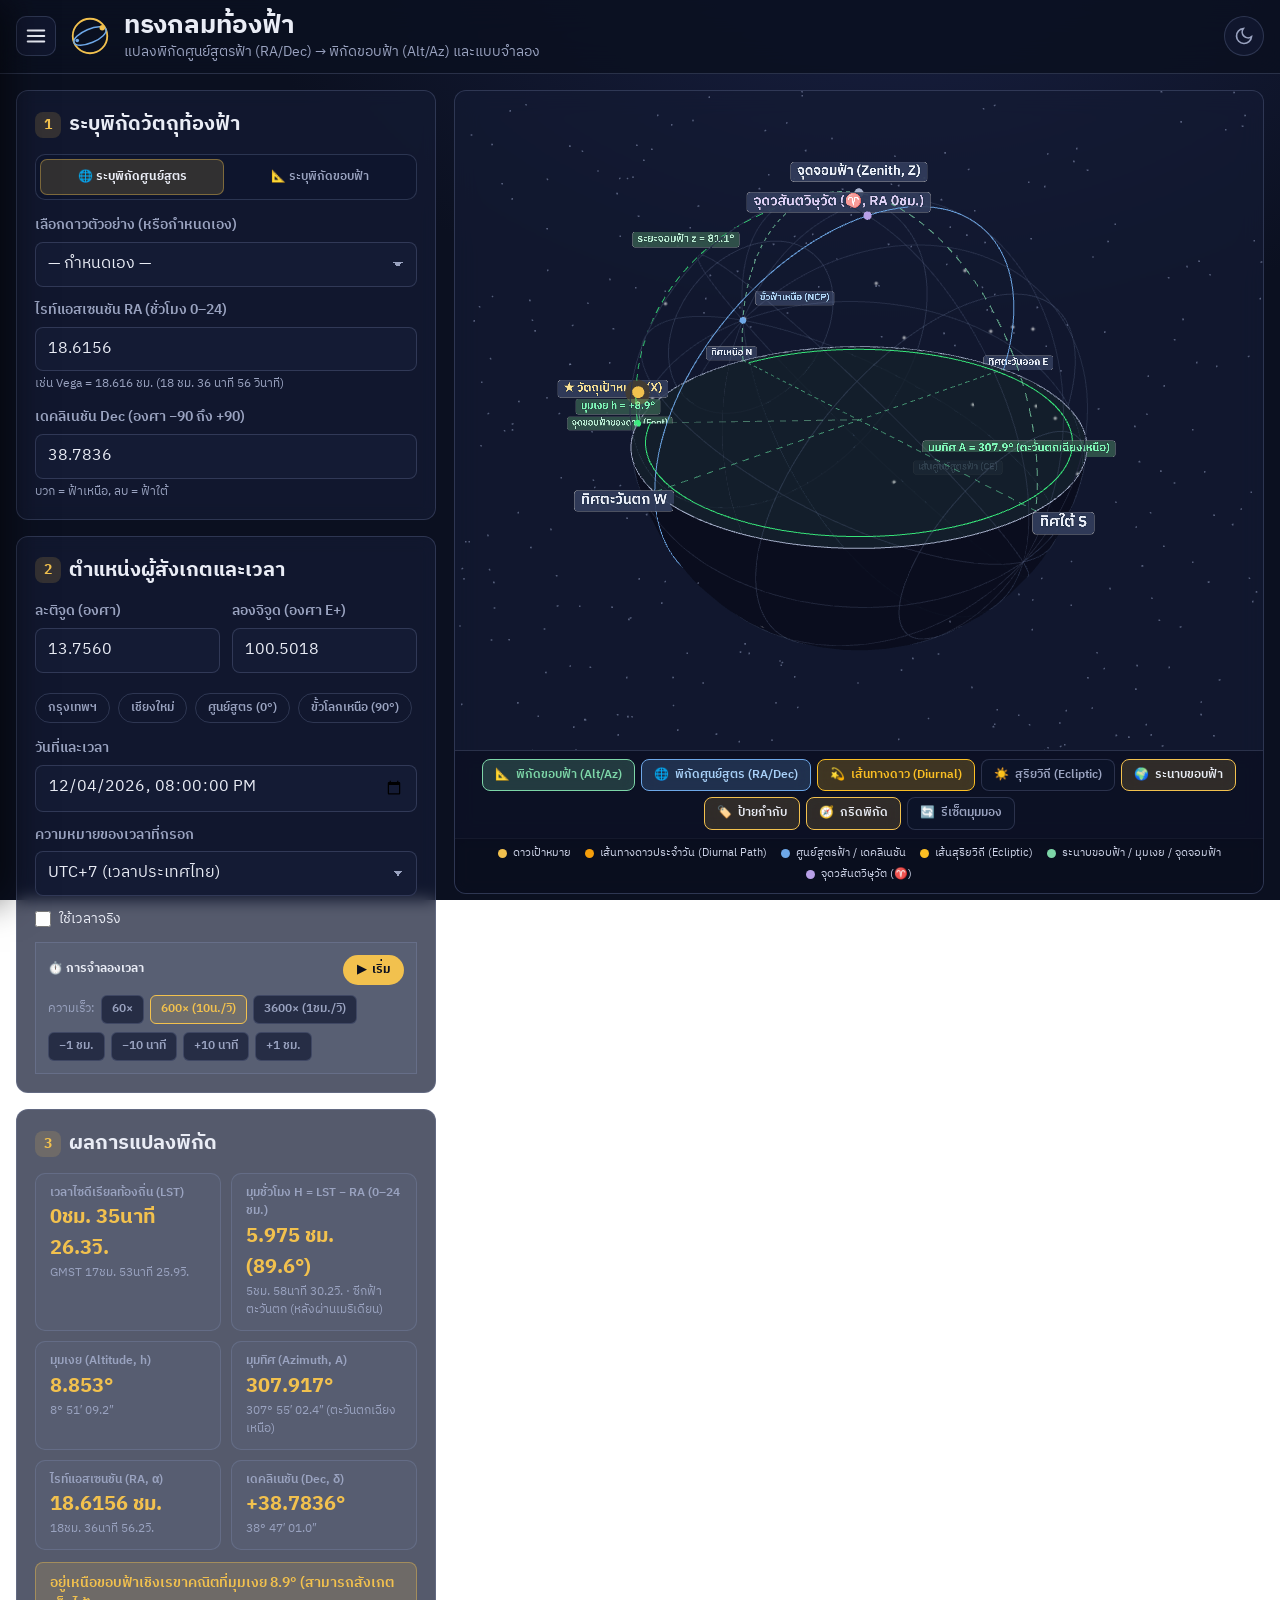
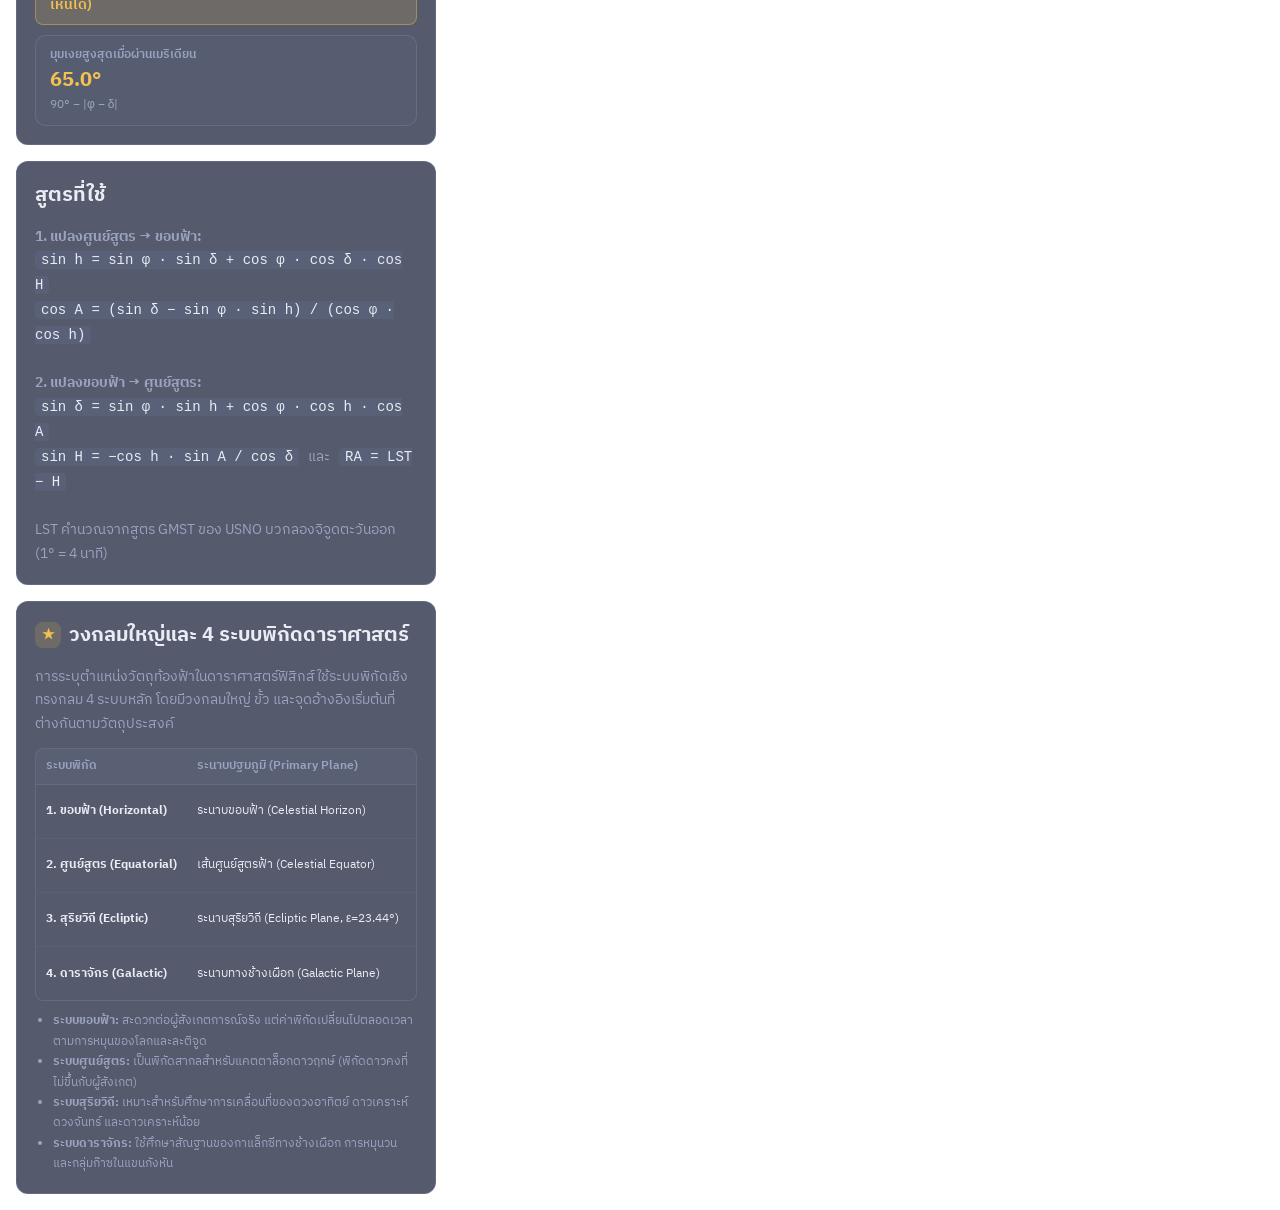
<file: index.html>
<!DOCTYPE html>
<html lang="th">

<head>
  <meta charset="UTF-8">
  <meta name="viewport" content="width=device-width, initial-scale=1.0, viewport-fit=cover">
  <title>ทรงกลมท้องฟ้า — แปลงพิกัดศูนย์สูตรฟ้า (RA/Dec) เป็นพิกัดขอบฟ้า (Alt/Az)</title>

  <!-- ฟอนต์ไทย IBM Plex Sans Thai -->
  <link rel="preconnect" href="https://fonts.googleapis.com">
  <link rel="preconnect" href="https://fonts.gstatic.com" crossorigin>
  <link href="https://fonts.googleapis.com/css2?family=IBM+Plex+Sans+Thai:wght@400;500;600;700&display=swap"
    rel="stylesheet">

  <!-- Three.js โหลดจาก vendor ในเครื่อง (ทำงานแบบ Offline ในค่ายได้ 100%) -->
  <script type="importmap">
{
  "imports": {
    "three": "./vendor/three.module.js"
  }
}
</script>

  <link rel="stylesheet" href="./style.css">
  <link rel="manifest" href="./manifest.json">
  <link rel="icon"
    href="data:image/svg+xml,<svg xmlns=%22http://www.w3.org/2000/svg%22 viewBox=%220 0 100 100%22><text y=%22.9em%22 font-size=%2290%22>🌟</text></svg>">
  <meta name="theme-color" content="#0b1020">
  <meta name="description" content="แบบจำลองดาราศาสตร์ 3 มิติเชิงปฏิสัมพันธ์ สำหรับหลักสูตร สอวน. ดาราศาสตร์ ค่าย 1">
</head>

<body>
  <div class="app">

    <!-- เมนูนำทางแบบลิ้นชักด้านข้าง (YouTube-style Collapsible Side Drawer) -->
    <div class="drawer-backdrop" id="drawerBackdrop" aria-hidden="true"></div>
    <aside class="side-drawer" id="sideDrawer" aria-label="สารบัญแบบจำลอง สอวน. ดาราศาสตร์">
      <div class="drawer-header">
        <div class="drawer-brand">
          <svg class="logo" width="34" height="34" viewBox="0 0 44 44" fill="none" aria-hidden="true">
            <circle cx="22" cy="22" r="19" stroke="var(--color-accent)" stroke-width="2" />
            <ellipse cx="22" cy="22" rx="19" ry="7.5" stroke="var(--color-blue)" stroke-width="1.6"
              transform="rotate(-23 22 22)" />
            <circle cx="35.5" cy="13" r="3" fill="var(--color-accent)" />
          </svg>
          <div class="brand-text">
            <span class="drawer-title">POSN Astro Sim Hub</span>
            <span class="drawer-subtitle">หลักสูตรค่าย 1 สอวน. ดาราศาสตร์</span>
          </div>
        </div>
        <button type="button" class="drawer-close" id="drawerClose" aria-label="ปิดเมนูนำทาง"
          title="ปิดเมนู (Esc)">✕</button>
      </div>

      <div class="drawer-content">
        <!-- ส่วนภาพรวม -->
        <div class="drawer-section">
          <div class="section-label">ภาพรวมบทเรียน</div>
          <a class="drawer-item active" href="./index.html">
            <span class="item-icon">🌐</span>
            <div class="item-info">
              <span class="item-title">ทรงกลมท้องฟ้าและการแปลงพิกัด</span>
              <span class="item-sub">ระบบพิกัด 3 มิติ, เส้นสุริยะวิถี และเวลา</span>
            </div>
          </a>
        </div>

        <!-- ภาค 1: ทรงกลมท้องฟ้าและระบบพิกัดดาราศาสตร์ -->
        <div class="drawer-section">
          <div class="section-label">ทรงกลมท้องฟ้าและระบบพิกัด</div>
          <!-- 
        <a class="drawer-item" href="./index.html#coord-comparison">
          <span class="item-icon">🧭</span>
          <div class="item-info">
            <span class="item-title">วงกลมใหญ่และ 4 ระบบพิกัด</span>
            <span class="item-sub">ขอบฟ้า, ศูนย์สูตรฟ้า, สุริยะวิถี, กาแล็กซี</span>
          </div>
        </a> -->
          <a class="drawer-item" href="./circumpolar.html">
            <span class="item-icon">🔄</span>
            <div class="item-info">
              <span class="item-title">ดาวรอบขั้วและการขึ้นตกตามละติจูด</span>
              <span class="item-sub">ดาวไม่ตก, ขึ้นตกตามปกติ และมุมเงยสูงสุด</span>
            </div>
          </a>
          <a class="drawer-item" href="./seasons-ecliptic.html">
            <span class="item-icon">☀️</span>
            <div class="item-info">
              <span class="item-title">สุริยวิถี 4 ฤดูกาลและกลุ่มดาวจักราศี</span>
              <span class="item-sub">วิษุวัต, อายัน และทางเดินดวงอาทิตย์ในรอบปี</span>
            </div>
          </a>
        </div>

        <!-- ภาค 2: ตรีโกณมิติทรงกลมและการแปลงพิกัด -->
        <div class="drawer-section">
          <div class="section-label">ตรีโกณมิติทรงกลมและสามเหลี่ยมดาราศาสตร์</div>
          <a class="drawer-item" href="./pzx-triangle.html">
            <span class="item-icon">📐</span>
            <div class="item-info">
              <span class="item-title">สามเหลี่ยมดาราศาสตร์ PZX</span>
              <span class="item-sub">จุด P-Z-X และกฎโคไซน์/ไซน์ทรงกลม</span>
            </div>
          </a>
          <a class="drawer-item" href="./rise-set-condition.html">
            <span class="item-icon">🌅</span>
            <div class="item-info">
              <span class="item-title">สภาวะขึ้น-ตกและมุมชั่วโมงขึ้นตก</span>
              <span class="item-sub">เงื่อนไขการตัดขอบฟ้า cos H₀ = −tan φ tan δ</span>
            </div>
          </a>
        </div>

        <!-- ภาค 3: ระบบเวลาและปฏิทินดาราศาสตร์ -->
        <div class="drawer-section">
          <div class="section-label">ระบบเวลาและปฏิทินดาราศาสตร์</div>
          <a class="drawer-item" href="./sidereal-solar.html">
            <span class="item-icon">⏱️</span>
            <div class="item-info">
              <span class="item-title">วันดาราคติและวันสุริยคติ</span>
              <span class="item-sub">ความแตกต่างของเวลาประมาณ 4 นาทีต่อวัน</span>
            </div>
          </a>
          <a class="drawer-item" href="./equation-of-time.html">
            <span class="item-icon">⏳</span>
            <div class="item-info">
              <span class="item-title">สมการเวลาและกราฟ Analemma</span>
              <span class="item-sub">ผลจากความรีวงโคจรและความเอียงแกนโลก</span>
            </div>
          </a>
          <a class="drawer-item" href="./julian-date.html">
            <span class="item-icon">📅</span>
            <div class="item-info">
              <span class="item-title">วันจูเลียน (Julian Date) และเวลาสากล</span>
              <span class="item-sub">เวลามาตรฐาน UTC+7 และการนับวันจูเลียน</span>
            </div>
          </a>
        </div>
      </div>

      <div class="drawer-footer">
        <div class="footer-meta">
          <span class="center-badge">ศูนย์ สอวน.วิชาดาราศาสตร์ ม.ปลาย โรงเรียนพรหมานุสรณ์จังหวัดเพชรบุรี</span>
        </div>
      </div>
    </aside>

    <header class="app-header">
      <button type="button" class="menu-toggle" id="menuToggle" aria-label="เปิด/ปิดเมนูนำทาง"
        title="เปิดเมนูบทเรียนจำลอง (Side Menu)">
        <svg width="22" height="22" viewBox="0 0 24 24" fill="none" stroke="currentColor" stroke-width="2.2"
          stroke-linecap="round" stroke-linejoin="round">
          <line x1="3" y1="12" x2="21" y2="12"></line>
          <line x1="3" y1="6" x2="21" y2="6"></line>
          <line x1="3" y1="18" x2="21" y2="18"></line>
        </svg>
      </button>
      <svg class="logo" width="40" height="40" viewBox="0 0 44 44" fill="none" aria-hidden="true">
        <circle cx="22" cy="22" r="19" stroke="var(--color-accent)" stroke-width="2" />
        <ellipse cx="22" cy="22" rx="19" ry="7.5" stroke="var(--color-blue)" stroke-width="1.6"
          transform="rotate(-23 22 22)" />
        <circle cx="35.5" cy="13" r="3" fill="var(--color-accent)" />
        <circle cx="8" cy="27" r="2" fill="var(--color-blue)" />
      </svg>
      <div class="title-block">
        <h1>ทรงกลมท้องฟ้า</h1>
        <p>แปลงพิกัดศูนย์สูตรฟ้า (RA/Dec) → พิกัดขอบฟ้า (Alt/Az) และแบบจำลอง</p>
      </div>
      <button class="theme-toggle" data-theme-toggle aria-label="สลับโหมดสว่าง/มืด" title="สลับโหมดสี">
        <svg width="20" height="20" viewBox="0 0 24 24" fill="none" stroke="currentColor" stroke-width="2">
          <path d="M21 12.79A9 9 0 1 1 11.21 3 7 7 0 0 0 21 12.79z" />
        </svg>
      </button>
    </header>

    <div class="layout">

      <!-- ============ ฝั่งซ้าย: แผงควบคุม ============ -->
      <aside class="panel">

        <section class="card">
          <h2><span class="num">1</span>ระบุพิกัดวัตถุท้องฟ้า</h2>

          <!-- สลับโหมดการระบุพิกัด (สองทาง: พิกัดศูนย์สูตรฟ้า vs พิกัดขอบฟ้า) -->
          <div class="coord-mode-toggle" role="tablist">
            <button type="button" class="mode-tab active" id="modeEquatorial" role="tab" aria-selected="true">
              🌐 ระบุพิกัดศูนย์สูตร
            </button>
            <button type="button" class="mode-tab" id="modeHorizontal" role="tab" aria-selected="false">
              📐 ระบุพิกัดขอบฟ้า
            </button>
          </div>

          <!-- โหมด 1: พิกัดศูนย์สูตรฟ้า (RA / Dec) -->
          <div id="boxEquatorialInputs">
            <div class="field">
              <label for="starPreset">เลือกดาวตัวอย่าง (หรือกำหนดเอง)</label>
              <select id="starPreset">
                <option value="-1">— กำหนดเอง —</option>
              </select>
            </div>

            <div class="field">
              <label for="raInput">ไรท์แอสเซนชัน RA (ชั่วโมง 0–24)</label>
              <input type="number" id="raInput" min="0" max="24" step="0.0001" value="18.6156">
              <div class="hint-text">เช่น Vega = 18.616 ชม. (18 ชม. 36 นาที 56 วินาที)</div>
            </div>

            <div class="field">
              <label for="decInput">เดคลิเนชัน Dec (องศา −90 ถึง +90)</label>
              <input type="number" id="decInput" min="-90" max="90" step="0.0001" value="38.7836">
              <div class="hint-text">บวก = ฟ้าเหนือ, ลบ = ฟ้าใต้</div>
            </div>
          </div>

          <!-- โหมด 2: พิกัดขอบฟ้า (Alt / Az) -->
          <div id="boxHorizontalInputs" style="display:none;">
            <div class="field">
              <label for="altInput">มุมเงย Altitude, h (องศา −90 ถึง +90)</label>
              <input type="number" id="altInput" min="-90" max="90" step="0.01" value="45.00">
              <div class="hint-text">0° = ที่ขอบฟ้า, +90° = จุดจอมฟ้า (Zenith), ลบ = ใต้ขอบฟ้า</div>
            </div>

            <div class="field">
              <label for="azInput">มุมทิศ Azimuth, A (องศา 0–360)</label>
              <input type="number" id="azInput" min="0" max="360" step="0.01" value="160.00">
              <div class="hint-text">วัดตามเข็มจากทิศเหนือ (0°=เหนือ, 90°=ออก, 180°=ใต้, 270°=ตก)</div>
            </div>

            <div class="chip-row" style="margin-top: 8px;">
              <button type="button" class="chip-target" data-altaz="90,0">จุดจอมฟ้า Z (90°)</button>
              <button type="button" class="chip-target" data-altaz="45,160">เป้าหมาย A (45°, 160°)</button>
              <button type="button" class="chip-target" data-altaz="35,120">เป้าหมาย B (35°, 120°)</button>
              <button type="button" class="chip-target" data-altaz="0,90">ขอบฟ้าทิศออก (0°, 90°)</button>
            </div>
          </div>
        </section>

        <section class="card">
          <h2><span class="num">2</span>ตำแหน่งผู้สังเกตและเวลา</h2>

          <div class="row">
            <div class="field">
              <label for="latInput">ละติจูด (องศา)</label>
              <input type="number" id="latInput" min="-90" max="90" step="0.0001" value="13.7560">
            </div>
            <div class="field">
              <label for="lonInput">ลองจิจูด (องศา E+)</label>
              <input type="number" id="lonInput" min="-180" max="180" step="0.0001" value="100.5018">
            </div>
          </div>
          <div class="chip-row">
            <button class="chip" data-loc="13.7560,100.5018">กรุงเทพฯ</button>
            <button class="chip" data-loc="18.7904,98.9847">เชียงใหม่</button>
            <button class="chip" data-loc="0.0000,0.0000">ศูนย์สูตร (0°)</button>
            <button class="chip" data-loc="90.0000,0.0000">ขั้วโลกเหนือ (90°)</button>
          </div>

          <div class="field" style="margin-top:14px">
            <label for="dtInput">วันที่และเวลา</label>
            <input type="datetime-local" id="dtInput" step="1">
          </div>

          <div class="field">
            <label for="tzSelect">ความหมายของเวลาที่กรอก</label>
            <select id="tzSelect">
              <option value="local">เวลาท้องถิ่นของอุปกรณ์นี้</option>
              <option value="utc">UTC</option>
              <option value="7" selected>UTC+7 (เวลาประเทศไทย)</option>
            </select>
          </div>

          <div class="check-row" style="margin-top:10px">
            <input type="checkbox" id="liveCheck">
            <label for="liveCheck">ใช้เวลาจริง</label>
          </div>

          <!-- กล่องควบคุมการเดินเวลา -->
          <div class="time-control-box" style="margin-top:12px">
            <div class="time-control-header">
              <span class="tc-title">⏱️ การจำลองเวลา</span>
              <button type="button" class="btn-play-pause" id="btnPlayPause">
                <span id="playIcon">▶</span> <span id="playText">เริ่ม</span>
              </button>
            </div>
            <div class="speed-row">
              <span class="speed-label">ความเร็ว:</span>
              <button type="button" class="chip-speed" data-speed="60">60×</button>
              <button type="button" class="chip-speed active" data-speed="600">600× (10น./วิ)</button>
              <button type="button" class="chip-speed" data-speed="3600">3600× (1ชม./วิ)</button>
            </div>
            <div class="step-row" style="margin-top:8px">
              <button type="button" class="chip-step" data-step="-3600">−1 ชม.</button>
              <button type="button" class="chip-step" data-step="-600">−10 นาที</button>
              <button type="button" class="chip-step" data-step="600">+10 นาที</button>
              <button type="button" class="chip-step" data-step="3600">+1 ชม.</button>
            </div>
          </div>
        </section>

        <section class="card">
          <h2><span class="num">3</span>ผลการแปลงพิกัด</h2>
          <div class="result-grid">
            <div class="result-box">
              <div class="label">เวลาไซดีเรียลท้องถิ่น (LST)</div>
              <div class="value" id="lstOut">–</div>
              <div class="sub" id="gmstOut">–</div>
            </div>
            <div class="result-box">
              <div class="label">มุมชั่วโมง H = LST − RA (0–24 ชม.)</div>
              <div class="value" id="haOut">–</div>
              <div class="sub" id="haSubOut">0–24 ชม. (วัดตามเข็มจากเมริเดียน)</div>
            </div>
            <div class="result-box" id="resBoxAlt">
              <div class="label">มุมเงย (Altitude, h)</div>
              <div class="value" id="altOut">–</div>
              <div class="sub" id="altDmsOut">–</div>
            </div>
            <div class="result-box" id="resBoxAz">
              <div class="label">มุมทิศ (Azimuth, A)</div>
              <div class="value" id="azOut">–</div>
              <div class="sub" id="azDmsOut">–</div>
            </div>
            <div class="result-box" id="resBoxRa">
              <div class="label">ไรท์แอสเซนชัน (RA, α)</div>
              <div class="value" id="raResultOut">–</div>
              <div class="sub" id="raHmsOut">–</div>
            </div>
            <div class="result-box" id="resBoxDec">
              <div class="label">เดคลิเนชัน (Dec, δ)</div>
              <div class="value" id="decResultOut">–</div>
              <div class="sub" id="decDmsOut">–</div>
            </div>
          </div>
          <div class="status-line" id="statusOut">–</div>
          <div class="result-grid" style="margin-top:10px">
            <div class="result-box">
              <div class="label">มุมเงยสูงสุดเมื่อผ่านเมริเดียน</div>
              <div class="value" id="maxAltOut">–</div>
              <div class="sub">90° − |φ − δ|</div>
            </div>
          </div>
        </section>

        <section class="card">
          <h2>สูตรที่ใช้</h2>
          <p class="math-note">
            <strong>1. แปลงศูนย์สูตร → ขอบฟ้า:</strong><br>
            <code>sin h = sin φ · sin δ + cos φ · cos δ · cos H</code><br>
            <code>cos A = (sin δ − sin φ · sin h) / (cos φ · cos h)</code><br>
            <br>
            <strong>2. แปลงขอบฟ้า → ศูนย์สูตร:</strong><br>
            <code>sin δ = sin φ · sin h + cos φ · cos h · cos A</code><br>
            <code>sin H = −cos h · sin A / cos δ</code> &nbsp; และ &nbsp; <code>RA = LST − H</code><br>
            <br>
            LST คำนวณจากสูตร GMST ของ USNO บวกลองจิจูดตะวันออก (1° = 4 นาที)
          </p>
        </section>

        <!-- ตารางเปรียบเทียบวงกลมใหญ่และ 4 ระบบพิกัดดาราศาสตร์ (สอวน. ดาราศาสตร์) -->
        <section class="card" id="coord-comparison">
          <h2><span class="num">★</span>วงกลมใหญ่และ 4 ระบบพิกัดดาราศาสตร์</h2>
          <p class="math-note" style="margin-bottom:12px;">
            การระบุตำแหน่งวัตถุท้องฟ้าในดาราศาสตร์ฟิสิกส์ใช้ระบบพิกัดเชิงทรงกลม 4 ระบบหลัก โดยมีวงกลมใหญ่ ขั้ว
            และจุดอ้างอิงเริ่มต้นที่ต่างกันตามวัตถุประสงค์
          </p>

          <div
            style="overflow-x:auto; -webkit-overflow-scrolling:touch; border-radius:8px; border:1px solid var(--color-border); margin-bottom:10px;">
            <table class="data-table">
              <thead>
                <tr>
                  <th>ระบบพิกัด</th>
                  <th>ระนาบปฐมภูมิ (Primary Plane)</th>
                  <th>ขั้วปฐมภูมิ (Poles)</th>
                  <th>จุดกำเนิด (Origin)</th>
                  <th>พิกัดคู่ (Coordinates)</th>
                </tr>
              </thead>
              <tbody>
                <tr>
                  <td><strong>1. ขอบฟ้า (Horizontal)</strong></td>
                  <td>ระนาบขอบฟ้า (Celestial Horizon)</td>
                  <td>จุดจอมฟ้า (Z) / จุดดิ่ง (Na)</td>
                  <td>ทิศเหนือแท้ (N) บนขอบฟ้า</td>
                  <td>มุมเงย <code>h</code> (−90° ถึง +90°)<br>มุมทิศ <code>A</code> (0° ถึง 360°)</td>
                </tr>
                <tr>
                  <td><strong>2. ศูนย์สูตร (Equatorial)</strong></td>
                  <td>เส้นศูนย์สูตรฟ้า (Celestial Equator)</td>
                  <td>ขั้วฟ้าเหนือ (NCP) / ใต้ (SCP)</td>
                  <td>จุดวสันตวิษุวัต (♈, Vernal Eq.)</td>
                  <td>เดคลิเนชัน <code>δ</code> (−90° ถึง +90°)<br>ไรท์แอสเซนชัน <code>α</code> (0–24 ชม.)</td>
                </tr>
                <tr>
                  <td><strong>3. สุริยวิถี (Ecliptic)</strong></td>
                  <td>ระนาบสุริยวิถี (Ecliptic Plane, ε=23.44°)</td>
                  <td>ขั้วสุริยวิถีเหนือ (NEP) / ใต้ (SEP)</td>
                  <td>จุดวสันตวิษุวัต (♈, Vernal Eq.)</td>
                  <td>ละติจูดสุริยวิถี <code>β</code> (−90° ถึง +90°)<br>ลองจิจูดสุริยวิถี <code>λ</code> (0° ถึง 360°)
                  </td>
                </tr>
                <tr>
                  <td><strong>4. ดาราจักร (Galactic)</strong></td>
                  <td>ระนาบทางช้างเผือก (Galactic Plane)</td>
                  <td>ขั้วดาราจักรเหนือ (NGP) / ใต้ (SGP)</td>
                  <td>ศูนย์กลางทางช้างเผือก (Sgr A*)</td>
                  <td>ละติจูดดาราจักร <code>b</code> (−90° ถึง +90°)<br>ลองจิจูดดาราจักร <code>l</code> (0° ถึง 360°)
                  </td>
                </tr>
              </tbody>
            </table>
          </div>

          <div class="theory-box" style="margin-top:8px;">
            <ul style="padding-left:18px; line-height:1.7; font-size:var(--text-xs); color:var(--color-text-muted);">
              <li><strong>ระบบขอบฟ้า:</strong> สะดวกต่อผู้สังเกตการณ์จริง
                แต่ค่าพิกัดเปลี่ยนไปตลอดเวลาตามการหมุนของโลกและละติจูด</li>
              <li><strong>ระบบศูนย์สูตร:</strong> เป็นพิกัดสากลสำหรับแคตตาล็อกดาวฤกษ์ (พิกัดดาวคงที่
                ไม่ขึ้นกับผู้สังเกต)</li>
              <li><strong>ระบบสุริยวิถี:</strong> เหมาะสำหรับศึกษาการเคลื่อนที่ของดวงอาทิตย์ ดาวเคราะห์ ดวงจันทร์
                และดาวเคราะห์น้อย</li>
              <li><strong>ระบบดาราจักร:</strong> ใช้ศึกษาสัณฐานของกาแล็กซีทางช้างเผือก การหมุนวน และกลุ่มก๊าซในแขนกังหัน
              </li>
            </ul>
          </div>
        </section>

      </aside>

      <!-- ============ ฝั่งขวา: ทรงกลมท้องฟ้า 3D ============ -->
      <section class="sky-card" aria-label="ทรงกลมท้องฟ้าสามมิติ">
        <div class="stage" id="stage"></div>

        <!-- แถบควบคุมมุมมอง 3D (รองรับทั้ง Desktop Bar และ Mobile Dropdown) -->
        <div class="sky-controls-wrap">
          <!-- แถบปุ่มลัดบนมือถือ (แสดงเฉพาะหน้าจอ <= 768px) -->
          <div class="mobile-control-bar">
            <button type="button" class="mobile-dropdown-btn" id="btnToggleLayersMenu" aria-expanded="false"
              title="เลือกองค์ประกอบที่จะแสดง">
              <span>⚙️</span> แสดง/ซ่อน ▾
            </button>
            <button type="button" class="mobile-dropdown-btn" id="btnToggleLegendMenu" aria-expanded="false"
              title="ดูความหมายของสัญลักษณ์สี">
              <span>ℹ️</span> สัญลักษณ์สี ▾
            </button>
            <button type="button" class="tool-btn mobile-quick-btn" id="toolBtnPlay" title="เดินเวลาจำลอง">
              <span>▶</span> เริ่ม
            </button>
            <button type="button" class="tool-btn mobile-quick-btn" id="btnResetView" title="รีเซ็ตมุมมอง">
              <span>🔄</span> รีเซ็ต
            </button>
          </div>

          <!-- แผงปุ่มเปิด/ปิดเส้นและระนาบ (Desktop: เรียงแนวนอน / Mobile: Popover Dropdown) -->
          <div class="stage-toolbar" id="stageToolbarLayers">
            <button type="button" class="tool-btn active-green" id="toggleAltAz" aria-pressed="true">
              <span>📐</span> พิกัดขอบฟ้า (Alt/Az)
            </button>
            <button type="button" class="tool-btn active-blue" id="toggleRaDec" aria-pressed="true">
              <span>🌐</span> พิกัดศูนย์สูตร (RA/Dec)
            </button>
            <button type="button" class="tool-btn active-amber" id="toggleDiurnalPath" aria-pressed="true">
              <span>💫</span> เส้นทางดาว (Diurnal)
            </button>
            <button type="button" class="tool-btn" id="toggleEcliptic" aria-pressed="false">
              <span>☀️</span> สุริยวิถี (Ecliptic)
            </button>
            <button type="button" class="tool-btn active" id="toggleGround" aria-pressed="true">
              <span>🌍</span> ระนาบขอบฟ้า
            </button>
            <button type="button" class="tool-btn active" id="toggleLabels" aria-pressed="true">
              <span>🏷️</span> ป้ายกำกับ
            </button>
            <button type="button" class="tool-btn active" id="toggleGrid" aria-pressed="true">
              <span>🧭</span> กริดพิกัด
            </button>
            <button type="button" class="tool-btn" id="btnResetViewDesktop" title="รีเซ็ตมุมมอง 3 มิติ">
              <span>🔄</span> รีเซ็ตมุมมอง
            </button>
          </div>

          <!-- กล่องคำอธิบายสัญลักษณ์สี (Desktop: แถบแนวนอน / Mobile: Popover Dropdown) -->
          <div class="legend" id="stageLegend">
            <span class="item"><span class="dot" style="background:#f2c14e"></span>ดาวเป้าหมาย</span>
            <span class="item"><span class="dot" style="background:#f59e0b"></span>เส้นทางดาวประจำวัน (Diurnal
              Path)</span>
            <span class="item"><span class="dot" style="background:#6ea8e8"></span>ศูนย์สูตรฟ้า / เดคลิเนชัน</span>
            <span class="item"><span class="dot" style="background:#fbbf24"></span>เส้นสุริยวิถี (Ecliptic)</span>
            <span class="item"><span class="dot" style="background:#7dd6a8"></span>ระนาบขอบฟ้า / มุมเงย /
              จุดจอมฟ้า</span>
            <span class="item"><span class="dot" style="background:#b8a0e8"></span>จุดวสันตวิษุวัต (♈)</span>
          </div>
        </div>
      </section>

    </div>
  </div>

  <script type="module" src="./app.js"></script>
</body>

</html>
</file>
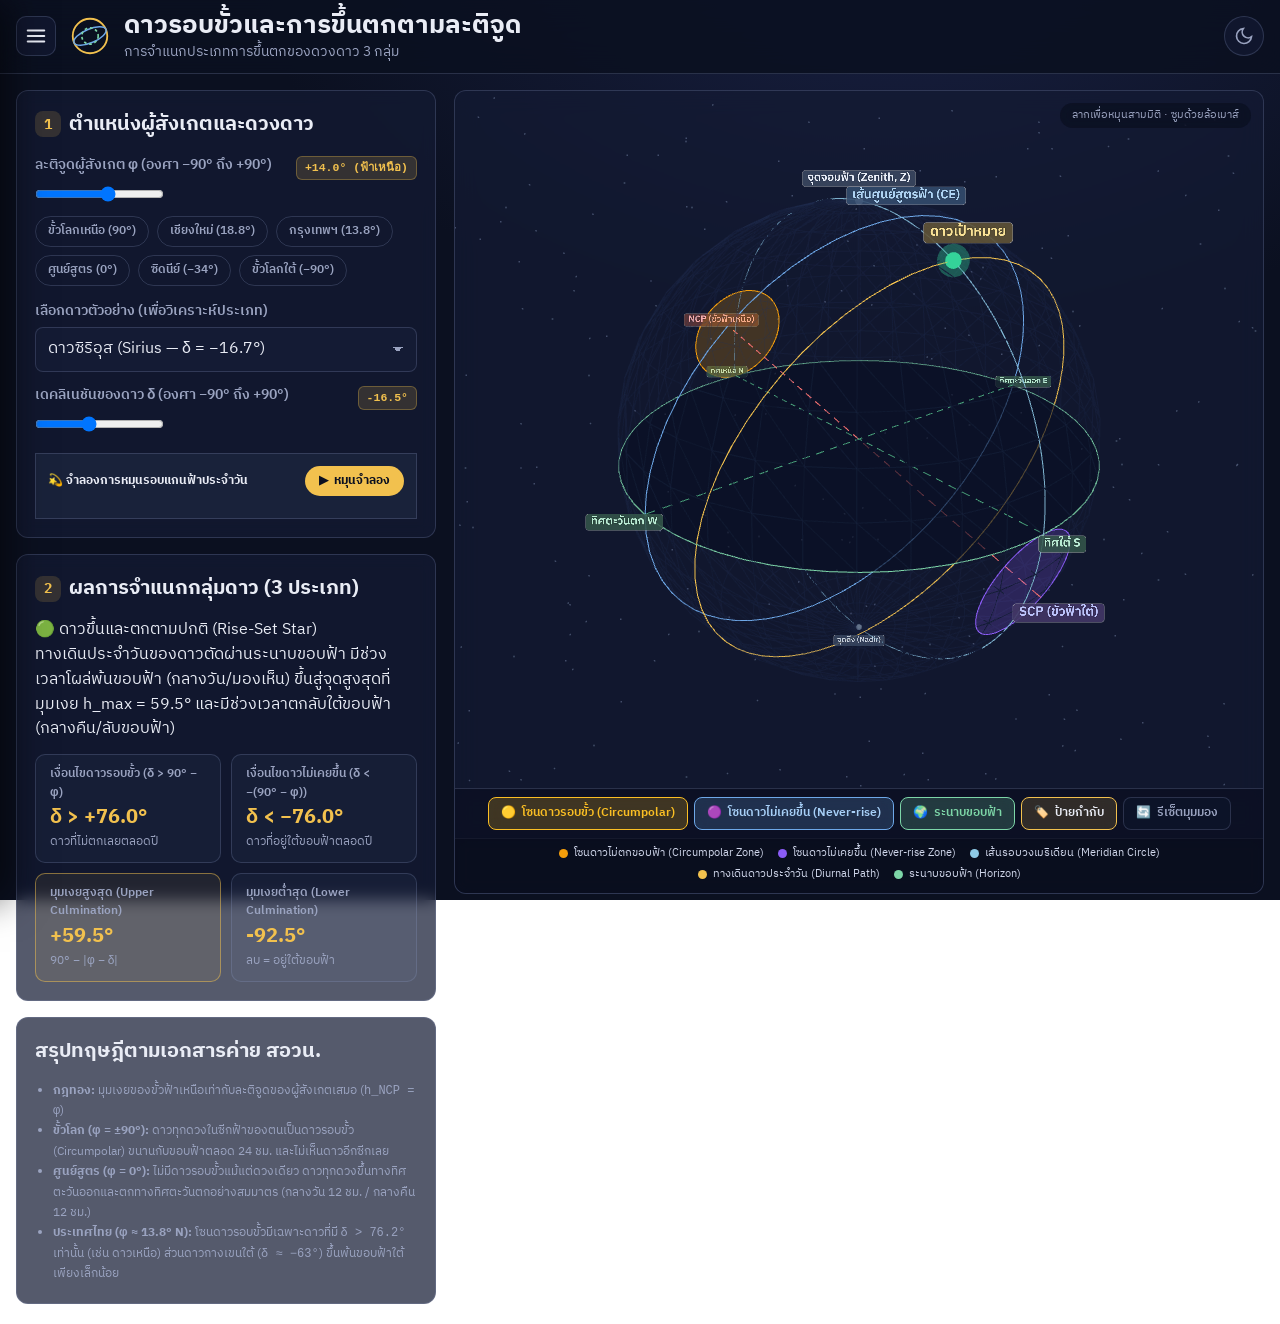
<file: circumpolar.html>
<!DOCTYPE html>
<html lang="th">
<head>
<meta charset="UTF-8">
<meta name="viewport" content="width=device-width, initial-scale=1.0, viewport-fit=cover">
<title>ดาวรอบขั้วและการขึ้นตกตามละติจูด — สอวน. ดาราศาสตร์ ค่าย 1</title>

<!-- ฟอนต์ไทย IBM Plex Sans Thai -->
<link rel="preconnect" href="https://fonts.googleapis.com">
<link rel="preconnect" href="https://fonts.gstatic.com" crossorigin>
<link href="https://fonts.googleapis.com/css2?family=IBM+Plex+Sans+Thai:wght@400;500;600;700&display=swap" rel="stylesheet">

<!-- Three.js Offline -->
<script type="importmap">
{
  "imports": {
    "three": "./vendor/three.module.js"
  }
}
</script>

<link rel="stylesheet" href="./style.css">
<link rel="icon" href="data:image/svg+xml,<svg xmlns=%22http://www.w3.org/2000/svg%22 viewBox=%220 0 100 100%22><text y=%22.9em%22 font-size=%2290%22>🔄</text></svg>">
<meta name="theme-color" content="#0b1020">
<meta name="description" content="แบบจำลองดาวรอบขั้ว (Circumpolar Stars) และการจำแนกการขึ้นตกของดวงดาวตามละติจูด สอวน. ดาราศาสตร์ ค่าย 1">
</head>
<body>
<div class="app">

  <!-- เมนูนำทางแบบลิ้นชักด้านข้าง (YouTube-style Collapsible Side Drawer) -->
  <div class="drawer-backdrop" id="drawerBackdrop" aria-hidden="true"></div>
  <aside class="side-drawer" id="sideDrawer" aria-label="สารบัญแบบจำลอง สอวน. ดาราศาสตร์">
    <div class="drawer-header">
      <div class="drawer-brand">
        <svg class="logo" width="34" height="34" viewBox="0 0 44 44" fill="none" aria-hidden="true">
          <circle cx="22" cy="22" r="19" stroke="var(--color-accent)" stroke-width="2"/>
          <ellipse cx="22" cy="22" rx="19" ry="7.5" stroke="var(--color-blue)" stroke-width="1.6" transform="rotate(-23 22 22)"/>
          <circle cx="35.5" cy="13" r="3" fill="var(--color-accent)"/>
        </svg>
        <div class="brand-text">
          <span class="drawer-title">POSN Astro Sim Hub</span>
          <span class="drawer-subtitle">หลักสูตรค่าย 1 สอวน. ดาราศาสตร์</span>
        </div>
      </div>
      <button type="button" class="drawer-close" id="drawerClose" aria-label="ปิดเมนูนำทาง" title="ปิดเมนู (Esc)">✕</button>
    </div>

    <div class="drawer-content">
      <div class="drawer-section">
        <div class="section-label">ภาพรวมบทเรียน</div>
        <a class="drawer-item" href="./index.html">
          <span class="item-icon">🌐</span>
          <div class="item-info">
            <span class="item-title">ทรงกลมท้องฟ้าและการแปลงพิกัด</span>
            <span class="item-sub">ระบบพิกัด 3 มิติ, เส้นสุริยะวิถี และการเดินเวลา</span>
          </div>
        </a>
      </div>

      <div class="drawer-section">
        <div class="section-label">ทรงกลมท้องฟ้าและระบบพิกัด</div>
        <a class="drawer-item" href="./index.html#coord-comparison">
          <span class="item-icon">🧭</span>
          <div class="item-info">
            <span class="item-title">วงกลมใหญ่และ 4 ระบบพิกัด</span>
            <span class="item-sub">ขอบฟ้า, ศูนย์สูตรฟ้า, สุริยะวิถี, กาแล็กซี</span>
          </div>
        </a>
        <a class="drawer-item active" href="./circumpolar.html">
          <span class="item-icon">🔄</span>
          <div class="item-info">
            <span class="item-title">ดาวรอบขั้วและการขึ้นตกตามละติจูด</span>
            <span class="item-sub">ดาวไม่ตก, ขึ้นตกตามปกติ และมุมเงยสูงสุด</span>
          </div>
        </a>
        <a class="drawer-item" href="./seasons-ecliptic.html">
          <span class="item-icon">☀️</span>
          <div class="item-info">
            <span class="item-title">สุริยวิถี 4 ฤดูกาลและกลุ่มดาวจักราศี</span>
            <span class="item-sub">วิษุวัต, อายัน และทางเดินดวงอาทิตย์ในรอบปี</span>
          </div>
        </a>
      </div>

      <div class="drawer-section">
        <div class="section-label">ตรีโกณมิติทรงกลมและสามเหลี่ยมดาราศาสตร์</div>
        <a class="drawer-item" href="./pzx-triangle.html">
          <span class="item-icon">📐</span>
          <div class="item-info">
            <span class="item-title">สามเหลี่ยมดาราศาสตร์ PZX</span>
            <span class="item-sub">จุด P-Z-X และกฎโคไซน์/ไซน์ทรงกลม</span>
          </div>
        </a>
        <a class="drawer-item" href="./rise-set-condition.html">
          <span class="item-icon">🌅</span>
          <div class="item-info">
            <span class="item-title">สภาวะขึ้น-ตกและมุมชั่วโมงขึ้นตก</span>
            <span class="item-sub">เงื่อนไขการตัดขอบฟ้า cos H₀ = −tan φ tan δ</span>
          </div>
        </a>
      </div>

      <div class="drawer-section">
        <div class="section-label">ระบบเวลาและปฏิทินดาราศาสตร์</div>
        <a class="drawer-item" href="./sidereal-solar.html">
          <span class="item-icon">⏱️</span>
          <div class="item-info">
            <span class="item-title">วันดาราคติและวันสุริยคติ</span>
            <span class="item-sub">ความแตกต่างของเวลาประมาณ 4 นาทีต่อวัน</span>
          </div>
        </a>
        <a class="drawer-item" href="./equation-of-time.html">
          <span class="item-icon">⏳</span>
          <div class="item-info">
            <span class="item-title">สมการเวลาและกราฟ Analemma</span>
            <span class="item-sub">ผลจากความรีวงโคจรและความเอียงแกนโลก</span>
          </div>
        </a>
        <a class="drawer-item" href="./julian-date.html">
          <span class="item-icon">📅</span>
          <div class="item-info">
            <span class="item-title">วันจูเลียน (Julian Date) และเวลาสากล</span>
            <span class="item-sub">เวลามาตรฐาน UTC+7 และการนับวันจูเลียน</span>
          </div>
        </a>
      </div>
    </div>

    <div class="drawer-footer">
      <div class="footer-meta">
        <span class="center-badge">ศูนย์ สอวน. โรงเรียนพรหมานุสรณ์จังหวัดเพชรบุรี</span>
        <span class="ref-text">อ้างอิง: เอกสารประกอบการเรียนฉบับเต็ม ค่าย 1</span>
      </div>
    </div>
  </aside>

  <header class="app-header">
    <button type="button" class="menu-toggle" id="menuToggle" aria-label="เปิด/ปิดเมนูนำทาง" title="เปิดเมนูบทเรียนจำลอง (Side Menu)">
      <svg width="22" height="22" viewBox="0 0 24 24" fill="none" stroke="currentColor" stroke-width="2.2" stroke-linecap="round" stroke-linejoin="round">
        <line x1="3" y1="12" x2="21" y2="12"></line>
        <line x1="3" y1="6" x2="21" y2="6"></line>
        <line x1="3" y1="18" x2="21" y2="18"></line>
      </svg>
    </button>
    <svg class="logo" width="40" height="40" viewBox="0 0 44 44" fill="none" aria-hidden="true">
      <circle cx="22" cy="22" r="19" stroke="var(--color-accent)" stroke-width="2"/>
      <ellipse cx="22" cy="22" rx="19" ry="7.5" stroke="var(--color-blue)" stroke-width="1.6" transform="rotate(-23 22 22)"/>
      <circle cx="22" cy="22" r="9" stroke="#7dd6a8" stroke-width="1.8" stroke-dasharray="3 3"/>
    </svg>
    <div class="title-block">
      <h1>ดาวรอบขั้วและการขึ้นตกตามละติจูด</h1>
      <p>การจำแนกประเภทการขึ้นตกของดวงดาว 3 กลุ่ม</p>
    </div>
    <button class="theme-toggle" data-theme-toggle aria-label="สลับโหมดสว่าง/มืด" title="สลับโหมดสี">
      <svg width="20" height="20" viewBox="0 0 24 24" fill="none" stroke="currentColor" stroke-width="2"><path d="M21 12.79A9 9 0 1 1 11.21 3 7 7 0 0 0 21 12.79z"/></svg>
    </button>
  </header>

  <div class="layout">

    <!-- ============ ฝั่งซ้าย: แผงควบคุม ============ -->
    <aside class="panel">

      <section class="card">
        <h2><span class="num">1</span>ตำแหน่งผู้สังเกตและดวงดาว</h2>

        <div class="field">
          <div class="label-with-val">
            <label for="circLat">ละติจูดผู้สังเกต φ (องศา −90° ถึง +90°)</label>
            <span class="val-badge" id="valCircLat">13.8° N</span>
          </div>
          <input type="range" id="circLat" min="-90" max="90" step="0.5" value="13.8">
          <div class="chip-row" style="margin-top:6px;">
            <button type="button" class="chip" data-lat="90">ขั้วโลกเหนือ (90°)</button>
            <button type="button" class="chip" data-lat="18.8">เชียงใหม่ (18.8°)</button>
            <button type="button" class="chip" data-lat="13.8">กรุงเทพฯ (13.8°)</button>
            <button type="button" class="chip" data-lat="0">ศูนย์สูตร (0°)</button>
            <button type="button" class="chip" data-lat="-34">ซิดนีย์ (−34°)</button>
            <button type="button" class="chip" data-lat="-90">ขั้วโลกใต้ (−90°)</button>
          </div>
        </div>

        <div class="field" style="margin-top:14px;">
          <label for="starSelector">เลือกดาวตัวอย่าง (เพื่อวิเคราะห์ประเภท)</label>
          <select id="starSelector">
            <option value="polaris">ดาวเหนือ (Polaris — δ = +89.3°)</option>
            <option value="dubhe">ดาวดาวฤกษ์ในหมีใหญ่ (Dubhe — δ = +61.8°)</option>
            <option value="vega">ดาวเวกา (Vega — δ = +38.8°)</option>
            <option value="sirius" selected>ดาวซิริอุส (Sirius — δ = −16.7°)</option>
            <option value="canopus">ดาวคาโนปุส (Canopus — δ = −52.7°)</option>
            <option value="crux">ดาวกางเขนใต้ (Acrux — δ = −63.1°)</option>
            <option value="custom">— กำหนดเดคลิเนชันเอง —</option>
          </select>
        </div>

        <div class="field">
          <div class="label-with-val">
            <label for="circDec">เดคลิเนชันของดาว δ (องศา −90° ถึง +90°)</label>
            <span class="val-badge" id="valCircDec">−16.7°</span>
          </div>
          <input type="range" id="circDec" min="-90" max="90" step="0.5" value="-16.7">
        </div>

        <!-- ควบคุมการจำลองหมุนดาว -->
        <div class="time-control-box" style="margin-top:10px;">
          <div class="time-control-header">
            <span class="tc-title">💫 จำลองการหมุนรอบแกนฟ้าประจำวัน</span>
            <button type="button" class="btn-play-pause" id="btnPlayRotation">
              <span id="playRotIcon">▶</span> <span id="playRotText">หมุนจำลอง</span>
            </button>
          </div>
        </div>
      </section>

      <section class="card">
        <h2><span class="num">2</span>ผลการจำแนกกลุ่มดาว (3 ประเภท)</h2>

        <div class="classification-card" id="classCard">
          <div class="class-badge" id="classBadge">ดาวขึ้นและตกตามปกติ (Rise-Set Stars)</div>
          <div class="class-desc" id="classDesc">
            ดาวมีทางเดินตัดผ่านระนาบขอบฟ้า มีช่วงเวลาโผล่พ้นขอบฟ้าและตกลับขอบฟ้าทุกวัน
          </div>
        </div>

        <div class="result-grid" style="margin-top:12px;">
          <div class="result-box">
            <div class="label">เงื่อนไขดาวรอบขั้ว (δ &gt; 90° − φ)</div>
            <div class="value" id="circThresholdVal">δ &gt; +76.2°</div>
            <div class="sub">ดาวที่ไม่ตกเลยตลอดปี</div>
          </div>
          <div class="result-box">
            <div class="label">เงื่อนไขดาวไม่เคยขึ้น (δ &lt; −(90° − φ))</div>
            <div class="value" id="neverThresholdVal">δ &lt; −76.2°</div>
            <div class="sub">ดาวที่อยู่ใต้ขอบฟ้าตลอดปี</div>
          </div>
          <div class="result-box highlight-calc">
            <div class="label">มุมเงยสูงสุด (Upper Culmination)</div>
            <div class="value" id="hMaxVal">59.5°</div>
            <div class="sub">90° − |φ − δ|</div>
          </div>
          <div class="result-box">
            <div class="label">มุมเงยต่ำสุด (Lower Culmination)</div>
            <div class="value" id="hMinVal">−92.9°</div>
            <div class="sub">ลบ = อยู่ใต้ขอบฟ้า</div>
          </div>
        </div>
      </section>

      <section class="card">
        <h2>สรุปทฤษฎีตามเอกสารค่าย สอวน.</h2>
        <div class="theory-box">
          <ul style="padding-left:18px; line-height:1.7; font-size:var(--text-xs); color:var(--color-text-muted);">
            <li><strong>กฎทอง:</strong> มุมเงยของขั้วฟ้าเหนือเท่ากับละติจูดของผู้สังเกตเสมอ (<code>h_NCP = φ</code>)</li>
            <li><strong>ขั้วโลก (φ = ±90°):</strong> ดาวทุกดวงในซีกฟ้าของตนเป็นดาวรอบขั้ว (Circumpolar) ขนานกับขอบฟ้าตลอด 24 ชม. และไม่เห็นดาวอีกซีกเลย</li>
            <li><strong>ศูนย์สูตร (φ = 0°):</strong> ไม่มีดาวรอบขั้วแม้แต่ดวงเดียว ดาวทุกดวงขึ้นทางทิศตะวันออกและตกทางทิศตะวันตกอย่างสมมาตร (กลางวัน 12 ชม. / กลางคืน 12 ชม.)</li>
            <li><strong>ประเทศไทย (φ ≈ 13.8° N):</strong> โซนดาวรอบขั้วมีเฉพาะดาวที่มี <code>δ &gt; 76.2°</code> เท่านั้น (เช่น ดาวเหนือ) ส่วนดาวกางเขนใต้ (<code>δ ≈ −63°</code>) ขึ้นพ้นขอบฟ้าใต้เพียงเล็กน้อย</li>
          </ul>
        </div>
      </section>

    </aside>

    <!-- ============ ฝั่งขวา: ทรงกลมท้องฟ้า 3D ============ -->
    <section class="sky-card" aria-label="ทรงกลมท้องฟ้าแสดงดาวรอบขั้ว">
      <div class="stage" id="stage"></div>
      <div class="hint">ลากเพื่อหมุนสามมิติ · ซูมด้วยล้อเมาส์</div>

      <div class="sky-controls-wrap">
        <!-- แถบปุ่มลัดบนมือถือ (แสดงเฉพาะหน้าจอ <= 768px) -->
        <div class="mobile-control-bar">
          <button type="button" class="mobile-dropdown-btn" id="btnToggleLayersMenu" aria-expanded="false" title="เลือกแสดง/ซ่อนโซนดาว">
            <span>⚙️</span> โซนและระนาบ ▾
          </button>
          <button type="button" class="mobile-dropdown-btn" id="btnToggleLegendMenu" aria-expanded="false" title="ดูความหมายสัญลักษณ์สี">
            <span>ℹ️</span> สัญลักษณ์สี ▾
          </button>
          <button type="button" class="tool-btn mobile-quick-btn" id="btnResetView" title="รีเซ็ตมุมมอง">
            <span>🔄</span> รีเซ็ต
          </button>
        </div>

        <div class="stage-toolbar" id="stageToolbarLayers">
          <button type="button" class="tool-btn active-amber" id="toggleCircZone" aria-pressed="true">
            <span>🟡</span> โซนดาวรอบขั้ว (Circumpolar)
          </button>
          <button type="button" class="tool-btn active-blue" id="toggleNeverZone" aria-pressed="true">
            <span>🟣</span> โซนดาวไม่เคยขึ้น (Never-rise)
          </button>
          <button type="button" class="tool-btn active-green" id="toggleGround" aria-pressed="true">
            <span>🌍</span> ระนาบขอบฟ้า
          </button>
          <button type="button" class="tool-btn active" id="toggleLabels" aria-pressed="true">
            <span>🏷️</span> ป้ายกำกับ
          </button>
          <button type="button" class="tool-btn" id="btnResetViewDesktop" title="รีเซ็ตมุมมอง">
            <span>🔄</span> รีเซ็ตมุมมอง
          </button>
        </div>

        <div class="legend" id="stageLegend">
          <span class="item"><span class="dot" style="background:#f59e0b"></span>โซนดาวไม่ตกขอบฟ้า (Circumpolar Zone)</span>
          <span class="item"><span class="dot" style="background:#8b5cf6"></span>โซนดาวไม่เคยขึ้น (Never-rise Zone)</span>
          <span class="item"><span class="dot" style="background:#8ecae6"></span>เส้นรอบวงเมริเดียน (Meridian Circle)</span>
          <span class="item"><span class="dot" style="background:#f2c14e"></span>ทางเดินดาวประจำวัน (Diurnal Path)</span>
          <span class="item"><span class="dot" style="background:#7dd6a8"></span>ระนาบขอบฟ้า (Horizon)</span>
        </div>
      </div>
    </section>

  </div>
</div>

<script type="module" src="./circumpolar-app.js"></script>
</body>
</html>
</file>
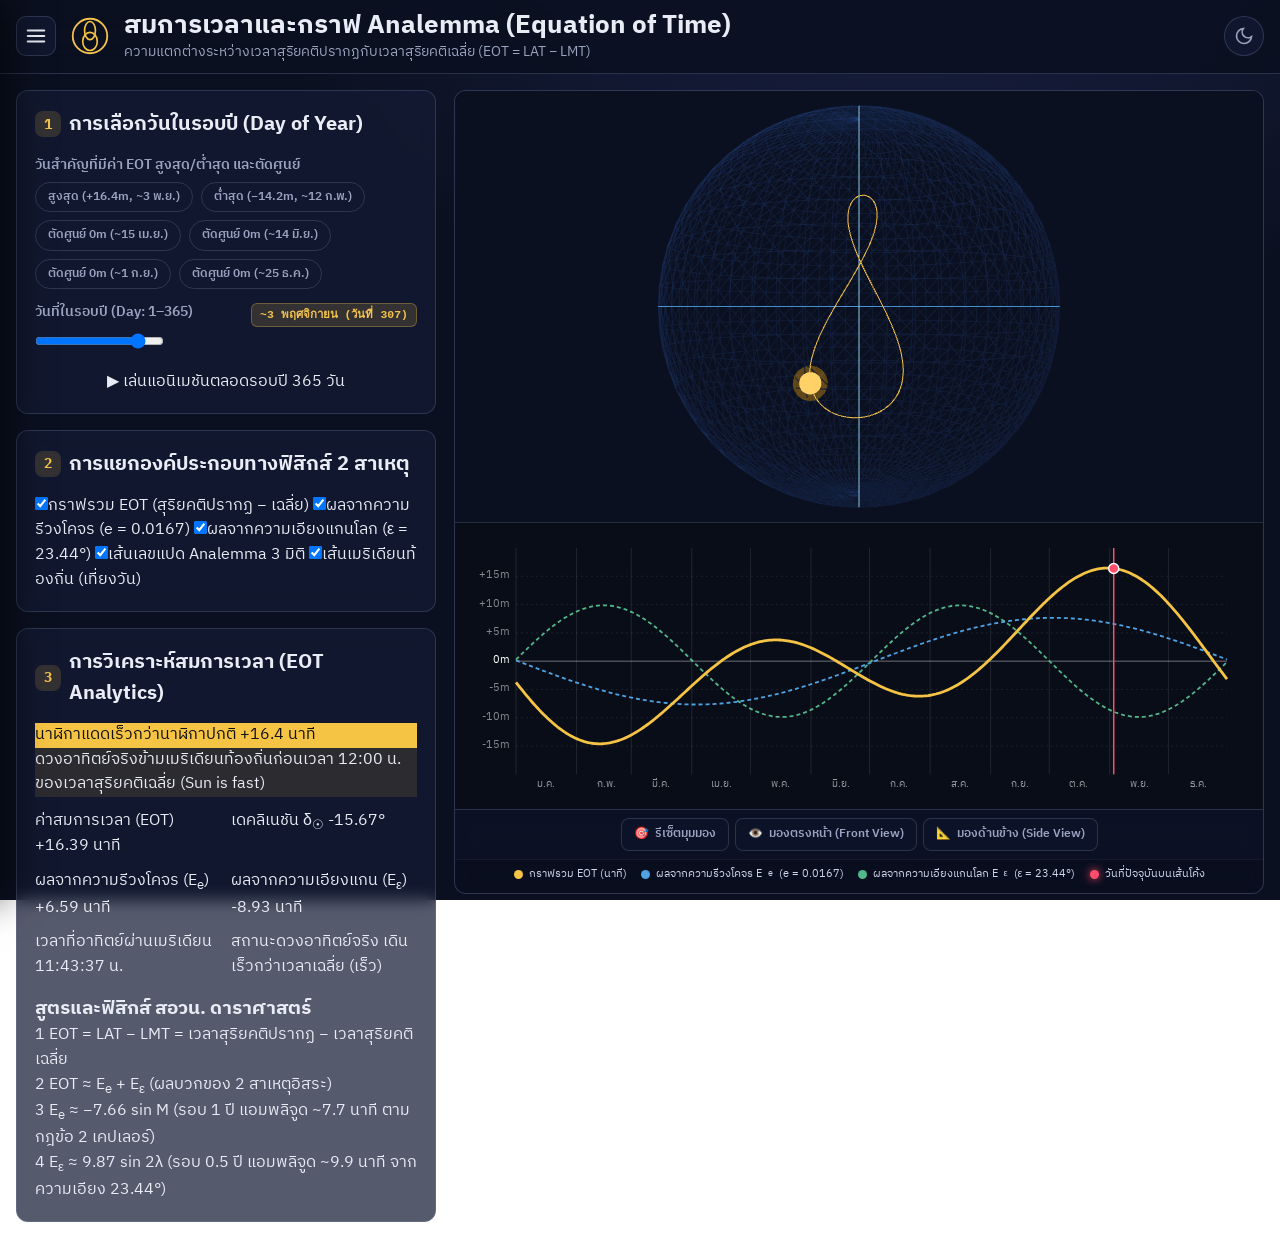
<file: equation-of-time.html>
<!DOCTYPE html>
<html lang="th">
<head>
<meta charset="UTF-8">
<meta name="viewport" content="width=device-width, initial-scale=1.0, viewport-fit=cover">
<title>สมการเวลาและกราฟ Analemma — สอวน. ดาราศาสตร์</title>

<!-- ฟอนต์ไทย IBM Plex Sans Thai -->
<link rel="preconnect" href="https://fonts.googleapis.com">
<link rel="preconnect" href="https://fonts.gstatic.com" crossorigin>
<link href="https://fonts.googleapis.com/css2?family=IBM+Plex+Sans+Thai:wght@400;500;600;700&display=swap" rel="stylesheet">

<script type="importmap">
{
  "imports": {
    "three": "./vendor/three.module.js"
  }
}
</script>

<link rel="stylesheet" href="./style.css">
<link rel="icon" href="data:image/svg+xml,<svg xmlns=%22http://www.w3.org/2000/svg%22 viewBox=%220 0 100 100%22><text y=%22.9em%22 font-size=%2290%22>⏳</text></svg>">
<meta name="theme-color" content="#0b1020">
<meta name="description" content="แบบจำลองสมการเวลา (Equation of Time) และกราฟรูปเลขแปด Analemma สอวน. ดาราศาสตร์ ค่าย 1">
</head>
<body>
<div class="app">

  <!-- เมนูนำทางแบบลิ้นชักด้านข้าง (YouTube-style Collapsible Side Drawer) -->
  <div class="drawer-backdrop" id="drawerBackdrop" aria-hidden="true"></div>
  <aside class="side-drawer" id="sideDrawer" aria-label="สารบัญแบบจำลอง สอวน. ดาราศาสตร์">
    <div class="drawer-header">
      <div class="drawer-brand">
        <svg class="logo" width="34" height="34" viewBox="0 0 44 44" fill="none" aria-hidden="true">
          <circle cx="22" cy="22" r="19" stroke="var(--color-accent)" stroke-width="2"/>
          <ellipse cx="22" cy="22" rx="19" ry="7.5" stroke="var(--color-blue)" stroke-width="1.6" transform="rotate(-23 22 22)"/>
          <circle cx="35.5" cy="13" r="3" fill="var(--color-accent)"/>
        </svg>
        <div class="brand-text">
          <span class="drawer-title">POSN Astro Sim Hub</span>
          <span class="drawer-subtitle">หลักสูตรค่าย 1 สอวน. ดาราศาสตร์</span>
        </div>
      </div>
      <button type="button" class="drawer-close" id="drawerClose" aria-label="ปิดเมนูนำทาง" title="ปิดเมนู (Esc)">✕</button>
    </div>

    <div class="drawer-content">
      <div class="drawer-section">
        <div class="section-label">ภาพรวมบทเรียน</div>
        <a class="drawer-item" href="./index.html">
          <span class="item-icon">🌐</span>
          <div class="item-info">
            <span class="item-title">ทรงกลมท้องฟ้าและการแปลงพิกัด</span>
            <span class="item-sub">ระบบพิกัด 3 มิติ, เส้นสุริยะวิถี และการเดินเวลา</span>
          </div>
        </a>
      </div>

      <div class="drawer-section">
        <div class="section-label">ทรงกลมท้องฟ้าและระบบพิกัด</div>
        <a class="drawer-item" href="./circumpolar.html">
          <span class="item-icon">🔄</span>
          <div class="item-info">
            <span class="item-title">ดาวรอบขั้วและการขึ้นตกตามละติจูด</span>
            <span class="item-sub">ดาวไม่ตก, ขึ้นตกตามปกติ และมุมเงยสูงสุด</span>
          </div>
        </a>
        <a class="drawer-item" href="./seasons-ecliptic.html">
          <span class="item-icon">☀️</span>
          <div class="item-info">
            <span class="item-title">สุริยวิถี 4 ฤดูกาลและกลุ่มดาวจักราศี</span>
            <span class="item-sub">วิษุวัต, อายัน และทางเดินดวงอาทิตย์ในรอบปี</span>
          </div>
        </a>
      </div>

      <div class="drawer-section">
        <div class="section-label">ตรีโกณมิติทรงกลมและสามเหลี่ยมดาราศาสตร์</div>
        <a class="drawer-item" href="./pzx-triangle.html">
          <span class="item-icon">📐</span>
          <div class="item-info">
            <span class="item-title">สามเหลี่ยมดาราศาสตร์ PZX</span>
            <span class="item-sub">จุด P-Z-X และกฎโคไซน์/ไซน์ทรงกลม</span>
          </div>
        </a>
        <a class="drawer-item" href="./rise-set-condition.html">
          <span class="item-icon">🌅</span>
          <div class="item-info">
            <span class="item-title">สภาวะขึ้น-ตกและมุมชั่วโมงขึ้นตก</span>
            <span class="item-sub">เงื่อนไขการตัดขอบฟ้า cos H₀ = −tan φ tan δ</span>
          </div>
        </a>
      </div>

      <div class="drawer-section">
        <div class="section-label">ระบบเวลาและปฏิทินดาราศาสตร์</div>
        <a class="drawer-item" href="./sidereal-solar.html">
          <span class="item-icon">⏱️</span>
          <div class="item-info">
            <span class="item-title">วันดาราคติและวันสุริยคติ</span>
            <span class="item-sub">ความแตกต่างของเวลาประมาณ 4 นาทีต่อวัน</span>
          </div>
        </a>
        <a class="drawer-item active" href="./equation-of-time.html">
          <span class="item-icon">⏳</span>
          <div class="item-info">
            <span class="item-title">สมการเวลาและกราฟ Analemma</span>
            <span class="item-sub">ผลจากความรีวงโคจรและความเอียงแกนโลก</span>
          </div>
        </a>
        <a class="drawer-item" href="./julian-date.html">
          <span class="item-icon">📅</span>
          <div class="item-info">
            <span class="item-title">วันจูเลียน (Julian Date) และเวลาสากล</span>
            <span class="item-sub">เวลามาตรฐาน UTC+7 และการนับวันจูเลียน</span>
          </div>
        </a>
      </div>
    </div>

    <div class="drawer-footer">
      <div class="footer-meta">
        <span class="center-badge">ศูนย์ สอวน. โรงเรียนพรหมานุสรณ์จังหวัดเพชรบุรี</span>
        <span class="ref-text">อ้างอิง: เอกสารประกอบการเรียนฉบับเต็ม ค่าย 1</span>
      </div>
    </div>
  </aside>

  <!-- ส่วนหัวเว็บแอป -->
  <header class="app-header">
    <button type="button" class="menu-toggle" id="menuToggle" aria-label="เปิด/ปิดเมนูนำทาง" title="เปิดเมนูบทเรียนจำลอง (Side Menu)">
      <svg width="22" height="22" viewBox="0 0 24 24" fill="none" stroke="currentColor" stroke-width="2.2" stroke-linecap="round" stroke-linejoin="round">
        <line x1="3" y1="12" x2="21" y2="12"></line>
        <line x1="3" y1="6" x2="21" y2="6"></line>
        <line x1="3" y1="18" x2="21" y2="18"></line>
      </svg>
    </button>
    <svg class="logo" width="40" height="40" viewBox="0 0 44 44" fill="none" aria-hidden="true">
      <circle cx="22" cy="22" r="19" stroke="var(--color-accent)" stroke-width="2"/>
      <ellipse cx="22" cy="16" rx="6" ry="10" stroke="#f6c445" stroke-width="1.8"/>
      <ellipse cx="22" cy="28" rx="8" ry="10" stroke="#f6c445" stroke-width="1.8"/>
    </svg>
    <div class="title-block">
      <h1>สมการเวลาและกราฟ Analemma (Equation of Time)</h1>
      <p>ความแตกต่างระหว่างเวลาสุริยคติปรากฏกับเวลาสุริยคติเฉลี่ย (EOT = LAT − LMT)</p>
    </div>
    <button class="theme-toggle" data-theme-toggle aria-label="สลับโหมดสว่าง/มืด" title="สลับโหมดสี">
      <svg width="20" height="20" viewBox="0 0 24 24" fill="none" stroke="currentColor" stroke-width="2"><path d="M21 12.79A9 9 0 1 1 11.21 3 7 7 0 0 0 21 12.79z"/></svg>
    </button>
  </header>

  <div class="layout">

    <!-- ============ ฝั่งซ้าย: แผงควบคุม ============ -->
    <aside class="panel">

      <!-- ตัวเลือกวันในรอบปี -->
      <section class="card">
        <h2><span class="num">1</span>การเลือกวันในรอบปี (Day of Year)</h2>

        <div class="field">
          <label>วันสำคัญที่มีค่า EOT สูงสุด/ต่ำสุด และตัดศูนย์</label>
          <div class="chip-row" style="margin-top:6px;">
            <button type="button" class="chip" id="chipPeakNov">สูงสุด (+16.4m, ~3 พ.ย.)</button>
            <button type="button" class="chip" id="chipTroughFeb">ต่ำสุด (−14.2m, ~12 ก.พ.)</button>
            <button type="button" class="chip" id="chipZeroApr">ตัดศูนย์ 0m (~15 เม.ย.)</button>
            <button type="button" class="chip" id="chipZeroJun">ตัดศูนย์ 0m (~14 มิ.ย.)</button>
            <button type="button" class="chip" id="chipZeroSep">ตัดศูนย์ 0m (~1 ก.ย.)</button>
            <button type="button" class="chip" id="chipZeroDec">ตัดศูนย์ 0m (~25 ธ.ค.)</button>
          </div>
        </div>

        <div class="field">
          <div class="label-with-val">
            <label for="daySlider">วันที่ในรอบปี (Day: 1–365)</label>
            <span class="val-badge" id="valDateText">~3 พฤศจิกายน (Day 307)</span>
          </div>
          <input type="range" id="daySlider" min="1" max="365" step="1" value="307">
        </div>

        <div class="field" style="margin-top:8px;">
          <button type="button" class="btn primary" id="btnPlayAnalemma" style="width:100%;">
            <span id="playAnalemmaIcon">▶</span> เล่นแอนิเมชันตลอดรอบปี 365 วัน
          </button>
        </div>
      </section>

      <!-- การแสดงผลและองค์ประกอบ -->
      <section class="card">
        <h2><span class="num">2</span>การแยกองค์ประกอบทางฟิสิกส์ 2 สาเหตุ</h2>
        <div class="toggles-grid">
          <label class="toggle"><input type="checkbox" id="chkShowEOTCurve" checked>กราฟรวม EOT (สุริยคติปรากฏ − เฉลี่ย)</label>
          <label class="toggle"><input type="checkbox" id="chkShowEccentricity" checked>ผลจากความรีวงโคจร (e = 0.0167)</label>
          <label class="toggle"><input type="checkbox" id="chkShowObliquity" checked>ผลจากความเอียงแกนโลก (ε = 23.44°)</label>
          <label class="toggle"><input type="checkbox" id="chkShowAnalemma3D" checked>เส้นเลขแปด Analemma 3 มิติ</label>
          <label class="toggle"><input type="checkbox" id="chkShowMeridianLine" checked>เส้นเมริเดียนท้องถิ่น (เที่ยงวัน)</label>
        </div>
      </section>

      <!-- ผลการคำนวณเปรียบเทียบเวลานาฬิกากับแดด -->
      <section class="card results-card">
        <h2><span class="num">3</span>การวิเคราะห์สมการเวลา (EOT Analytics)</h2>

        <div class="pzx-classification-box" id="eotBox" style="margin-bottom:12px; background:rgba(246, 196, 69, 0.12); border-color:rgba(246, 196, 69, 0.4);">
          <div class="pzx-badge" id="eotBadge" style="background:#f6c445; color:#111;">นาฬิกาแดดเร็วกว่านาฬิกาจักรกล +16.4 นาที</div>
          <p class="pzx-desc" id="eotDesc">ดวงอาทิตย์จริงข้ามเมริเดียนท้องถิ่นก่อนเวลา 12:00 น. ของเวลาสุริยคติเฉลี่ย</p>
        </div>

        <div class="result-grid">
          <div class="result-item">
            <span class="k">ค่าสมการเวลา (EOT)</span>
            <span class="v highlight" id="resEOT">+16.42 นาที</span>
          </div>
          <div class="result-item">
            <span class="k">เดคลิเนชัน δ<sub>☉</sub></span>
            <span class="v" id="resDec">−15.2°</span>
          </div>
          <div class="result-item">
            <span class="k">ผลจากความรีวงโคจร (E<sub>e</sub>)</span>
            <span class="v" id="resTermE">−3.82 นาที</span>
          </div>
          <div class="result-item">
            <span class="k">ผลจากความเอียงแกน (E<sub>ε</sub>)</span>
            <span class="v" id="resTermEps">+20.24 นาที</span>
          </div>
          <div class="result-item">
            <span class="k">เวลาที่อาทิตย์ผ่านเมริเดียน</span>
            <span class="v" id="resMeridianTime">11:43:35 น.</span>
          </div>
          <div class="result-item">
            <span class="k">สถานะดวงอาทิตย์จริง</span>
            <span class="v" id="resSunStatus">เดินเร็วกว่าเวลาเฉลี่ย</span>
          </div>
        </div>

        <div class="derivation-card" style="margin-top:14px;">
          <h3>สูตรและฟิสิกส์ สอวน. ดาราศาสตร์</h3>
          <div class="step-line"><span class="step-num">1</span> EOT = LAT − LMT = เวลาสุริยคติปรากฏ − เวลาสุริยคติเฉลี่ย</div>
          <div class="step-line"><span class="step-num">2</span> EOT ≈ E<sub>e</sub> + E<sub>ε</sub> (ผลบวกของ 2 สาเหตุอิสระ)</div>
          <div class="step-line"><span class="step-num">3</span> E<sub>e</sub> ≈ −7.66 sin M (รอบ 1 ปี แอมพลิจูด ~7.7 นาที ตามกฎข้อ 2 เคปเลอร์)</div>
          <div class="step-line"><span class="step-num">4</span> E<sub>ε</sub> ≈ 9.87 sin 2λ (รอบ 0.5 ปี แอมพลิจูด ~9.9 นาที จากความเอียง 23.44°)</div>
        </div>
      </section>

    </aside>

    <!-- ============ ฝั่งขวา: พื้นที่จำลอง 3 มิติ และ กราฟ 2 มิติ ============ -->
    <section class="sky-card" aria-label="สมการเวลาและ Analemma">
      <div class="stage" id="stage" style="display:flex; flex-direction:column;">
        
        <!-- พื้นที่ 3D ท้องฟ้าและ Analemma Loop (ครึ่งบน) -->
        <div id="webglContainer" style="width:100%; height:60%; position:relative;"></div>

        <!-- พื้นที่กราฟ 2D Live Interactive EOT Curve (ครึ่งล่าง) -->
        <div class="eot-graph-container" style="width:100%; height:40%; background:#090d18; border-top:1px solid var(--color-border); padding:10px 16px; position:relative;">
          <canvas id="eotCanvas" style="width:100%; height:100%; display:block;"></canvas>
        </div>
      </div>

      <div class="sky-controls-wrap">
        <!-- แถบปุ่มลัดบนมือถือ (แสดงเฉพาะหน้าจอ <= 768px) -->
        <div class="mobile-control-bar">
          <button type="button" class="mobile-dropdown-btn" id="btnToggleLayersMenu" aria-expanded="false" title="เลือกมุมมองกล้อง">
            <span>👁️</span> มุมมอง ▾
          </button>
          <button type="button" class="mobile-dropdown-btn" id="btnToggleLegendMenu" aria-expanded="false" title="ดูความหมายสัญลักษณ์สี">
            <span>ℹ️</span> สัญลักษณ์สีกราฟ ▾
          </button>
          <button type="button" class="tool-btn mobile-quick-btn" id="btnResetView" title="รีเซ็ตมุมมอง">
            <span>🎯</span> รีเซ็ต
          </button>
        </div>

        <!-- แถบเครื่องมือมุมมองกล้อง -->
        <div class="stage-toolbar" id="stageToolbarLayers">
          <button type="button" class="tool-btn" id="btnResetViewDesktop" title="รีเซ็ตมุมมอง">
            <span>🎯</span> รีเซ็ตมุมมอง
          </button>
          <button type="button" class="tool-btn" id="btnViewFront" title="มองตรงเข้าหาเส้นเลขแปด">
            <span>👁️</span> มองตรงหน้า (Front View)
          </button>
          <button type="button" class="tool-btn" id="btnViewSide" title="มองด้านข้าง">
            <span>📐</span> มองด้านข้าง (Side View)
          </button>
        </div>

        <!-- กล่องคำอธิบายสัญลักษณ์ด้านล่าง -->
        <div class="legend" id="stageLegend">
          <div class="legend-item"><span class="legend-dot" style="background:#f6c445;"></span> กราฟรวม EOT (นาที)</div>
          <div class="legend-item"><span class="legend-dot" style="background:#4fa3e3;"></span> ผลจากความรีวงโคจร E<sub>e</sub> (e = 0.0167)</div>
          <div class="legend-item"><span class="legend-dot" style="background:#52b788;"></span> ผลจากความเอียงแกนโลก E<sub>ε</sub> (ε = 23.44°)</div>
          <div class="legend-item"><span class="legend-dot" style="background:#ff4d6d; box-shadow:0 0 8px #ff4d6d;"></span> วันที่ปัจจุบันบนเส้นโค้ง</div>
        </div>
      </div>
    </section>

  </div>
</div>

<script type="module" src="./equation-of-time-app.js"></script>
</body>
</html>
</file>
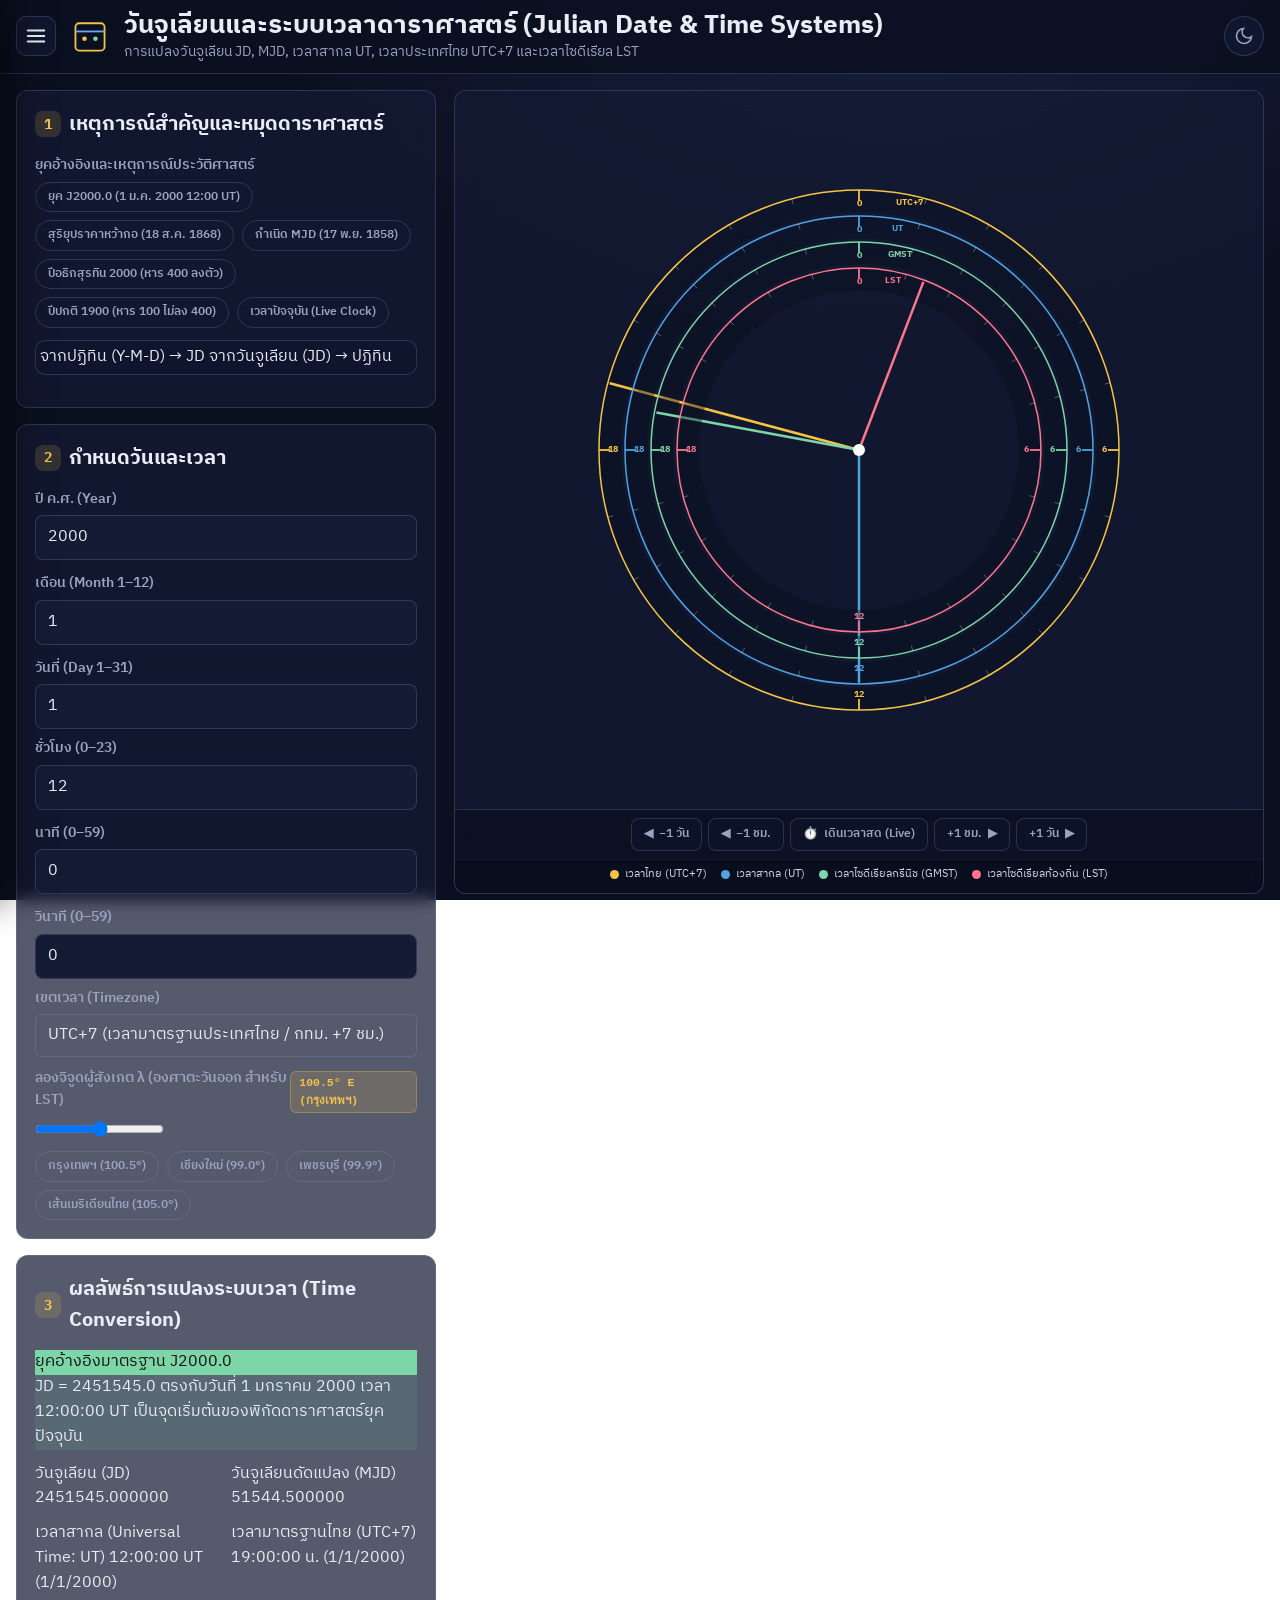
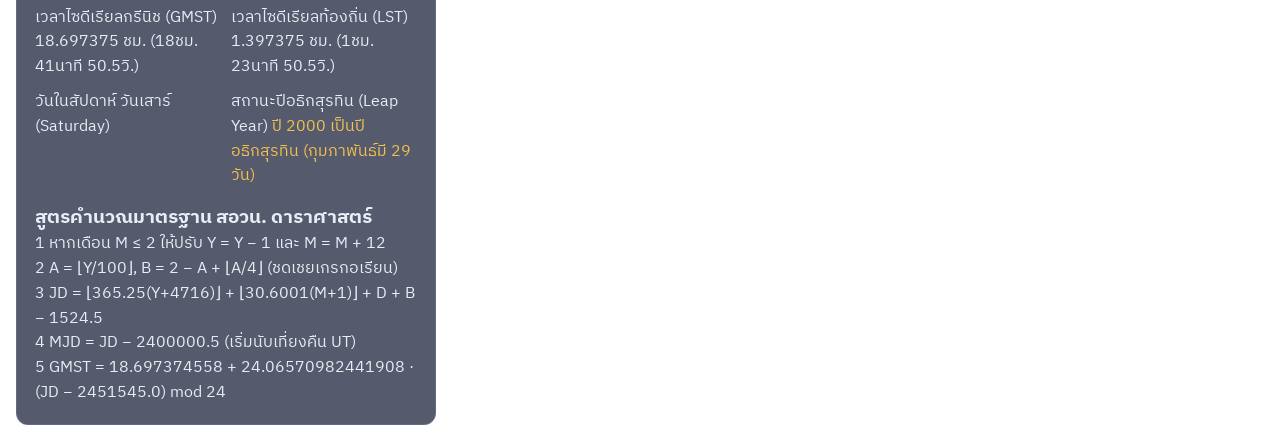
<file: julian-date.html>
<!DOCTYPE html>
<html lang="th">
<head>
<meta charset="UTF-8">
<meta name="viewport" content="width=device-width, initial-scale=1.0, viewport-fit=cover">
<title>วันจูเลียนและระบบเวลาดาราศาสตร์ — สอวน. ดาราศาสตร์</title>

<!-- ฟอนต์ไทย IBM Plex Sans Thai -->
<link rel="preconnect" href="https://fonts.googleapis.com">
<link rel="preconnect" href="https://fonts.gstatic.com" crossorigin>
<link href="https://fonts.googleapis.com/css2?family=IBM+Plex+Sans+Thai:wght@400;500;600;700&display=swap" rel="stylesheet">

<script type="importmap">
{
  "imports": {
    "three": "./vendor/three.module.js"
  }
}
</script>

<link rel="stylesheet" href="./style.css">
<link rel="icon" href="data:image/svg+xml,<svg xmlns=%22http://www.w3.org/2000/svg%22 viewBox=%220 0 100 100%22><text y=%22.9em%22 font-size=%2290%22>📅</text></svg>">
<meta name="theme-color" content="#0b1020">
<meta name="description" content="โปรแกรมแปลงวันจูเลียน (Julian Date), MJD, เวลาสากล UT, UTC+7 และเวลาไซดีเรียล LST สอวน. ดาราศาสตร์ ค่าย 1">
</head>
<body>
<div class="app">

  <!-- เมนูนำทางแบบลิ้นชักด้านข้าง (YouTube-style Collapsible Side Drawer) -->
  <div class="drawer-backdrop" id="drawerBackdrop" aria-hidden="true"></div>
  <aside class="side-drawer" id="sideDrawer" aria-label="สารบัญแบบจำลอง สอวน. ดาราศาสตร์">
    <div class="drawer-header">
      <div class="drawer-brand">
        <svg class="logo" width="34" height="34" viewBox="0 0 44 44" fill="none" aria-hidden="true">
          <circle cx="22" cy="22" r="19" stroke="var(--color-accent)" stroke-width="2"/>
          <ellipse cx="22" cy="22" rx="19" ry="7.5" stroke="var(--color-blue)" stroke-width="1.6" transform="rotate(-23 22 22)"/>
          <circle cx="35.5" cy="13" r="3" fill="var(--color-accent)"/>
        </svg>
        <div class="brand-text">
          <span class="drawer-title">POSN Astro Sim Hub</span>
          <span class="drawer-subtitle">หลักสูตรค่าย 1 สอวน. ดาราศาสตร์</span>
        </div>
      </div>
      <button type="button" class="drawer-close" id="drawerClose" aria-label="ปิดเมนูนำทาง" title="ปิดเมนู (Esc)">✕</button>
    </div>

    <div class="drawer-content">
      <div class="drawer-section">
        <div class="section-label">ภาพรวมบทเรียน</div>
        <a class="drawer-item" href="./index.html">
          <span class="item-icon">🌐</span>
          <div class="item-info">
            <span class="item-title">ทรงกลมท้องฟ้าและการแปลงพิกัด</span>
            <span class="item-sub">ระบบพิกัด 3 มิติ, เส้นสุริยะวิถี และการเดินเวลา</span>
          </div>
        </a>
      </div>

      <div class="drawer-section">
        <div class="section-label">ทรงกลมท้องฟ้าและระบบพิกัด</div>
        <a class="drawer-item" href="./circumpolar.html">
          <span class="item-icon">🔄</span>
          <div class="item-info">
            <span class="item-title">ดาวรอบขั้วและการขึ้นตกตามละติจูด</span>
            <span class="item-sub">ดาวไม่ตก, ขึ้นตกตามปกติ และมุมเงยสูงสุด</span>
          </div>
        </a>
        <a class="drawer-item" href="./seasons-ecliptic.html">
          <span class="item-icon">☀️</span>
          <div class="item-info">
            <span class="item-title">สุริยวิถี 4 ฤดูกาลและกลุ่มดาวจักราศี</span>
            <span class="item-sub">วิษุวัต, อายัน และทางเดินดวงอาทิตย์ในรอบปี</span>
          </div>
        </a>
      </div>

      <div class="drawer-section">
        <div class="section-label">ตรีโกณมิติทรงกลมและสามเหลี่ยมดาราศาสตร์</div>
        <a class="drawer-item" href="./pzx-triangle.html">
          <span class="item-icon">📐</span>
          <div class="item-info">
            <span class="item-title">สามเหลี่ยมดาราศาสตร์ PZX</span>
            <span class="item-sub">จุด P-Z-X และกฎโคไซน์/ไซน์ทรงกลม</span>
          </div>
        </a>
        <a class="drawer-item" href="./rise-set-condition.html">
          <span class="item-icon">🌅</span>
          <div class="item-info">
            <span class="item-title">สภาวะขึ้น-ตกและมุมชั่วโมงขึ้นตก</span>
            <span class="item-sub">เงื่อนไขการตัดขอบฟ้า cos H₀ = −tan φ tan δ</span>
          </div>
        </a>
      </div>

      <div class="drawer-section">
        <div class="section-label">ระบบเวลาและปฏิทินดาราศาสตร์</div>
        <a class="drawer-item" href="./sidereal-solar.html">
          <span class="item-icon">⏱️</span>
          <div class="item-info">
            <span class="item-title">วันดาราคติและวันสุริยคติ</span>
            <span class="item-sub">ความแตกต่างของเวลาประมาณ 4 นาทีต่อวัน</span>
          </div>
        </a>
        <a class="drawer-item" href="./equation-of-time.html">
          <span class="item-icon">⏳</span>
          <div class="item-info">
            <span class="item-title">สมการเวลาและกราฟ Analemma</span>
            <span class="item-sub">ผลจากความรีวงโคจรและความเอียงแกนโลก</span>
          </div>
        </a>
        <a class="drawer-item active" href="./julian-date.html">
          <span class="item-icon">📅</span>
          <div class="item-info">
            <span class="item-title">วันจูเลียน (Julian Date) และเวลาสากล</span>
            <span class="item-sub">เวลามาตรฐาน UTC+7 และการนับวันจูเลียน</span>
          </div>
        </a>
      </div>
    </div>

    <div class="drawer-footer">
      <div class="footer-meta">
        <span class="center-badge">ศูนย์ สอวน. โรงเรียนพรหมานุสรณ์จังหวัดเพชรบุรี</span>
        <span class="ref-text">อ้างอิง: เอกสารประกอบการเรียนฉบับเต็ม ค่าย 1</span>
      </div>
    </div>
  </aside>

  <!-- ส่วนหัวเว็บแอป -->
  <header class="app-header">
    <button type="button" class="menu-toggle" id="menuToggle" aria-label="เปิด/ปิดเมนูนำทาง" title="เปิดเมนูบทเรียนจำลอง (Side Menu)">
      <svg width="22" height="22" viewBox="0 0 24 24" fill="none" stroke="currentColor" stroke-width="2.2" stroke-linecap="round" stroke-linejoin="round">
        <line x1="3" y1="12" x2="21" y2="12"></line>
        <line x1="3" y1="6" x2="21" y2="6"></line>
        <line x1="3" y1="18" x2="21" y2="18"></line>
      </svg>
    </button>
    <svg class="logo" width="40" height="40" viewBox="0 0 44 44" fill="none" aria-hidden="true">
      <rect x="6" y="8" width="32" height="30" rx="4" stroke="var(--color-accent)" stroke-width="2"/>
      <line x1="6" y1="17" x2="38" y2="17" stroke="var(--color-blue)" stroke-width="2"/>
      <circle cx="16" cy="25" r="2.5" fill="#f6c445"/>
      <circle cx="28" cy="25" r="2.5" fill="#7dd6a8"/>
    </svg>
    <div class="title-block">
      <h1>วันจูเลียนและระบบเวลาดาราศาสตร์ (Julian Date & Time Systems)</h1>
      <p>การแปลงวันจูเลียน JD, MJD, เวลาสากล UT, เวลาประเทศไทย UTC+7 และเวลาไซดีเรียล LST</p>
    </div>
    <button class="theme-toggle" data-theme-toggle aria-label="สลับโหมดสว่าง/มืด" title="สลับโหมดสี">
      <svg width="20" height="20" viewBox="0 0 24 24" fill="none" stroke="currentColor" stroke-width="2"><path d="M21 12.79A9 9 0 1 1 11.21 3 7 7 0 0 0 21 12.79z"/></svg>
    </button>
  </header>

  <div class="layout">

    <!-- ============ ฝั่งซ้าย: แผงควบคุมและอินพุต ============ -->
    <aside class="panel">

      <!-- โหมดการแปลงและตัวเลือกเหตุการณ์ประวัติศาสตร์ -->
      <section class="card">
        <h2><span class="num">1</span>เหตุการณ์สำคัญและหมุดดาราศาสตร์</h2>

        <div class="field">
          <label>ยุคอ้างอิงและเหตุการณ์ประวัติศาสตร์</label>
          <div class="chip-row" style="margin-top:6px;">
            <button type="button" class="chip" id="chipJ2000">ยุค J2000.0 (1 ม.ค. 2000 12:00 UT)</button>
            <button type="button" class="chip" id="chipWakor">สุริยุปราคาหว้ากอ (18 ส.ค. 1868)</button>
            <button type="button" class="chip" id="chipMjdEpoch">กำเนิด MJD (17 พ.ย. 1858)</button>
            <button type="button" class="chip" id="chipLeap2000">ปีอธิกสุรทิน 2000 (หาร 400 ลงตัว)</button>
            <button type="button" class="chip" id="chipNoLeap1900">ปีปกติ 1900 (หาร 100 ไม่ลง 400)</button>
            <button type="button" class="chip" id="chipNow">เวลาปัจจุบัน (Live Clock)</button>
          </div>
        </div>

        <div class="coord-mode-toggle" style="margin-top:10px;">
          <button type="button" class="btn-mode active" id="modeFromCalendar">จากปฏิทิน (Y-M-D) → JD</button>
          <button type="button" class="btn-mode" id="modeFromJD">จากวันจูเลียน (JD) → ปฏิทิน</button>
        </div>
      </section>

      <!-- แผงอินพุตตามโหมด -->
      <section class="card">
        <h2><span class="num">2</span>กำหนดวันและเวลา</h2>

        <!-- กล่องอินพุต 1: ป้อน วัน เดือน ปี เวลา -->
        <div id="boxCalendarInput">
          <div class="field-row">
            <div class="field" style="flex:1;">
              <label for="inpYear">ปี ค.ศ. (Year)</label>
              <input type="number" id="inpYear" value="2000" step="1">
            </div>
            <div class="field" style="flex:1;">
              <label for="inpMonth">เดือน (Month 1–12)</label>
              <input type="number" id="inpMonth" value="1" min="1" max="12" step="1">
            </div>
            <div class="field" style="flex:1;">
              <label for="inpDay">วันที่ (Day 1–31)</label>
              <input type="number" id="inpDay" value="1" min="1" max="31" step="1">
            </div>
          </div>

          <div class="field-row" style="margin-top:8px;">
            <div class="field" style="flex:1;">
              <label for="inpHour">ชั่วโมง (0–23)</label>
              <input type="number" id="inpHour" value="12" min="0" max="23" step="1">
            </div>
            <div class="field" style="flex:1;">
              <label for="inpMin">นาที (0–59)</label>
              <input type="number" id="inpMin" value="0" min="0" max="59" step="1">
            </div>
            <div class="field" style="flex:1;">
              <label for="inpSec">วินาที (0–59)</label>
              <input type="number" id="inpSec" value="0" min="0" max="59" step="0.1">
            </div>
          </div>

          <div class="field" style="margin-top:8px;">
            <label for="inpTimezone">เขตเวลา (Timezone)</label>
            <select id="inpTimezone" style="width:100%; padding:8px 12px; background:var(--color-bg-card); border:1px solid var(--color-border); border-radius:6px; color:var(--color-text);">
              <option value="0">UT / GMT (เวลาสากล +0 ชม.)</option>
              <option value="7" selected>UTC+7 (เวลามาตรฐานประเทศไทย / กทม. +7 ชม.)</option>
            </select>
          </div>
        </div>

        <!-- กล่องอินพุต 2: ป้อนเลขวันจูเลียนโดยตรง -->
        <div id="boxJDInput" style="display:none;">
          <div class="field">
            <label for="inpDirectJD">ค่าวันจูเลียน (Julian Date: JD)</label>
            <input type="number" id="inpDirectJD" value="2451545.000000" step="0.000001">
          </div>
          <div class="field" style="margin-top:8px;">
            <label for="inpDirectMJD">ค่าวันจูเลียนดัดแปลง (Modified Julian Date: MJD)</label>
            <input type="number" id="inpDirectMJD" value="51544.500000" step="0.000001">
          </div>
        </div>

        <!-- ตัวเลือกลองจิจูดสำหรับคำนวณ LST -->
        <div class="field" style="margin-top:10px;">
          <div class="label-with-val">
            <label for="obsLon">ลองจิจูดผู้สังเกต λ (องศาตะวันออก สำหรับ LST)</label>
            <span class="val-badge" id="valObsLon">100.5° E (กรุงเทพฯ)</span>
          </div>
          <input type="range" id="obsLon" min="95" max="106" step="0.1" value="100.5">
          <div class="chip-row" style="margin-top:6px;">
            <button type="button" class="chip" data-lon="100.5">กรุงเทพฯ (100.5°)</button>
            <button type="button" class="chip" data-lon="98.98">เชียงใหม่ (99.0°)</button>
            <button type="button" class="chip" data-lon="99.94">เพชรบุรี (99.9°)</button>
            <button type="button" class="chip" data-lon="105.0">เส้นเมริเดียนไทย (105.0°)</button>
          </div>
        </div>
      </section>

      <!-- สรุปผลการคำนวณวันและระบบเวลา -->
      <section class="card results-card">
        <h2><span class="num">3</span>ผลลัพธ์การแปลงระบบเวลา (Time Conversion)</h2>

        <div class="pzx-classification-box" id="jdBanner" style="margin-bottom:12px; background:rgba(125, 214, 168, 0.12); border-color:rgba(125, 214, 168, 0.4);">
          <div class="pzx-badge" id="jdEpochBadge" style="background:#7dd6a8; color:#111;">ยุคอ้างอิงมาตรฐาน J2000.0</div>
          <p class="pzx-desc" id="jdEpochDesc">JD = 2451545.0 ตรงกับวันที่ 1 มกราคม 2000 เวลา 12:00:00 UT (เที่ยงวันกรีนิช)</p>
        </div>

        <div class="result-grid">
          <div class="result-item">
            <span class="k">วันจูเลียน (JD)</span>
            <span class="v highlight" id="resJD">2451545.000000</span>
          </div>
          <div class="result-item">
            <span class="k">วันจูเลียนดัดแปลง (MJD)</span>
            <span class="v highlight" id="resMJD">51544.500000</span>
          </div>
          <div class="result-item">
            <span class="k">เวลาสากล (Universal Time: UT)</span>
            <span class="v" id="resUT">12:00:00 UT</span>
          </div>
          <div class="result-item">
            <span class="k">เวลามาตรฐานไทย (UTC+7)</span>
            <span class="v" id="resThaiTime">19:00:00 น.</span>
          </div>
          <div class="result-item">
            <span class="k">เวลาไซดีเรียลกรีนิช (GMST)</span>
            <span class="v" id="resGMST">18.697375 ชม. (18h 41m 51s)</span>
          </div>
          <div class="result-item">
            <span class="k">เวลาไซดีเรียลท้องถิ่น (LST)</span>
            <span class="v" id="resLST">01.397375 ชม. (01h 23m 51s)</span>
          </div>
          <div class="result-item">
            <span class="k">วันในสัปดาห์</span>
            <span class="v" id="resDayOfWeek">วันเสาร์ (Saturday)</span>
          </div>
          <div class="result-item">
            <span class="k">สถานะปีอธิกสุรทิน (Leap Year)</span>
            <span class="v" id="resLeapStatus">เป็นปีอธิกสุรทิน (366 วัน)</span>
          </div>
        </div>

        <div class="derivation-card" style="margin-top:14px;">
          <h3>สูตรคำนวณมาตรฐาน สอวน. ดาราศาสตร์</h3>
          <div class="step-line"><span class="step-num">1</span> หากเดือน M ≤ 2 ให้ปรับ Y = Y − 1 และ M = M + 12</div>
          <div class="step-line"><span class="step-num">2</span> A = ⌊Y/100⌋, B = 2 − A + ⌊A/4⌋ (ชดเชยเกรกอเรียน)</div>
          <div class="step-line"><span class="step-num">3</span> JD = ⌊365.25(Y+4716)⌋ + ⌊30.6001(M+1)⌋ + D + B − 1524.5</div>
          <div class="step-line"><span class="step-num">4</span> MJD = JD − 2400000.5 (เริ่มนับเที่ยงคืน UT)</div>
          <div class="step-line"><span class="step-num">5</span> GMST = 18.697374558 + 24.06570982441908 · (JD − 2451545.0) mod 24</div>
        </div>
      </section>

    </aside>

    <!-- ============ ฝั่งขวา: นาฬิกาดาราศาสตร์ 4 ระบบ (Astronomical Time Wheel) ============ -->
    <section class="sky-card" aria-label="นาฬิกาดาราศาสตร์ 4 ระบบ">
      <div class="stage" id="stage" style="display:flex; flex-direction:column; align-items:center; justify-content:center;">
        <!-- หน้าปัดนาฬิกาดาราศาสตร์แบบ Canvas 2D หลายวงแหวน -->
        <div style="width:100%; height:100%; position:relative; display:flex; align-items:center; justify-content:center;">
          <canvas id="clockCanvas" style="max-width:540px; max-height:540px; width:90%; height:90%;"></canvas>
        </div>
      </div>

      <div class="sky-controls-wrap">
        <!-- แถบปุ่มลัดบนมือถือ (แสดงเฉพาะหน้าจอ <= 768px) -->
        <div class="mobile-control-bar">
          <button type="button" class="mobile-dropdown-btn" id="btnToggleLayersMenu" aria-expanded="false" title="เลือกก้าวเวลา">
            <span>⏱️</span> ก้าวเวลา ▾
          </button>
          <button type="button" class="mobile-dropdown-btn" id="btnToggleLegendMenu" aria-expanded="false" title="ดูความหมายระบบเวลา">
            <span>ℹ️</span> ระบบเวลา ▾
          </button>
          <button type="button" class="tool-btn mobile-quick-btn primary" id="btnToggleLiveClock" title="เดินเวลาสด">
            <span id="liveIcon">⏱️</span> เดินเวลาสด
          </button>
        </div>

        <!-- แถบเครื่องมือควบคุมด้านล่าง -->
        <div class="stage-toolbar" id="stageToolbarLayers">
          <button type="button" class="tool-btn" id="btnStepMinusDay" title="ถอยหลัง 1 วัน">
            <span>◀</span> −1 วัน
          </button>
          <button type="button" class="tool-btn" id="btnStepMinusHour" title="ถอยหลัง 1 ชั่วโมง">
            <span>◀</span> −1 ชม.
          </button>
          <button type="button" class="tool-btn primary" id="btnToggleLiveClockDesktop" title="เดินเวลาสด">
            <span id="liveIconDesktop">⏱️</span> เดินเวลาสด (Live)
          </button>
          <button type="button" class="tool-btn" id="btnStepPlusHour" title="เดินหน้า 1 ชั่วโมง">
            +1 ชม. <span>▶</span>
          </button>
          <button type="button" class="tool-btn" id="btnStepPlusDay" title="เดินหน้า 1 วัน">
            +1 วัน <span>▶</span>
          </button>
        </div>

        <!-- กล่องคำอธิบายสัญลักษณ์ด้านล่าง -->
        <div class="legend" id="stageLegend">
          <div class="legend-item"><span class="legend-dot" style="background:#f6c445;"></span> เวลาไทย (UTC+7)</div>
          <div class="legend-item"><span class="legend-dot" style="background:#4fa3e3;"></span> เวลาสากล (UT)</div>
          <div class="legend-item"><span class="legend-dot" style="background:#7dd6a8;"></span> เวลาไซดีเรียลกรีนิช (GMST)</div>
          <div class="legend-item"><span class="legend-dot" style="background:#ff758f;"></span> เวลาไซดีเรียลท้องถิ่น (LST)</div>
        </div>
      </div>
    </section>

  </div>
</div>

<script type="module" src="./julian-date-app.js"></script>
</body>
</html>
</file>
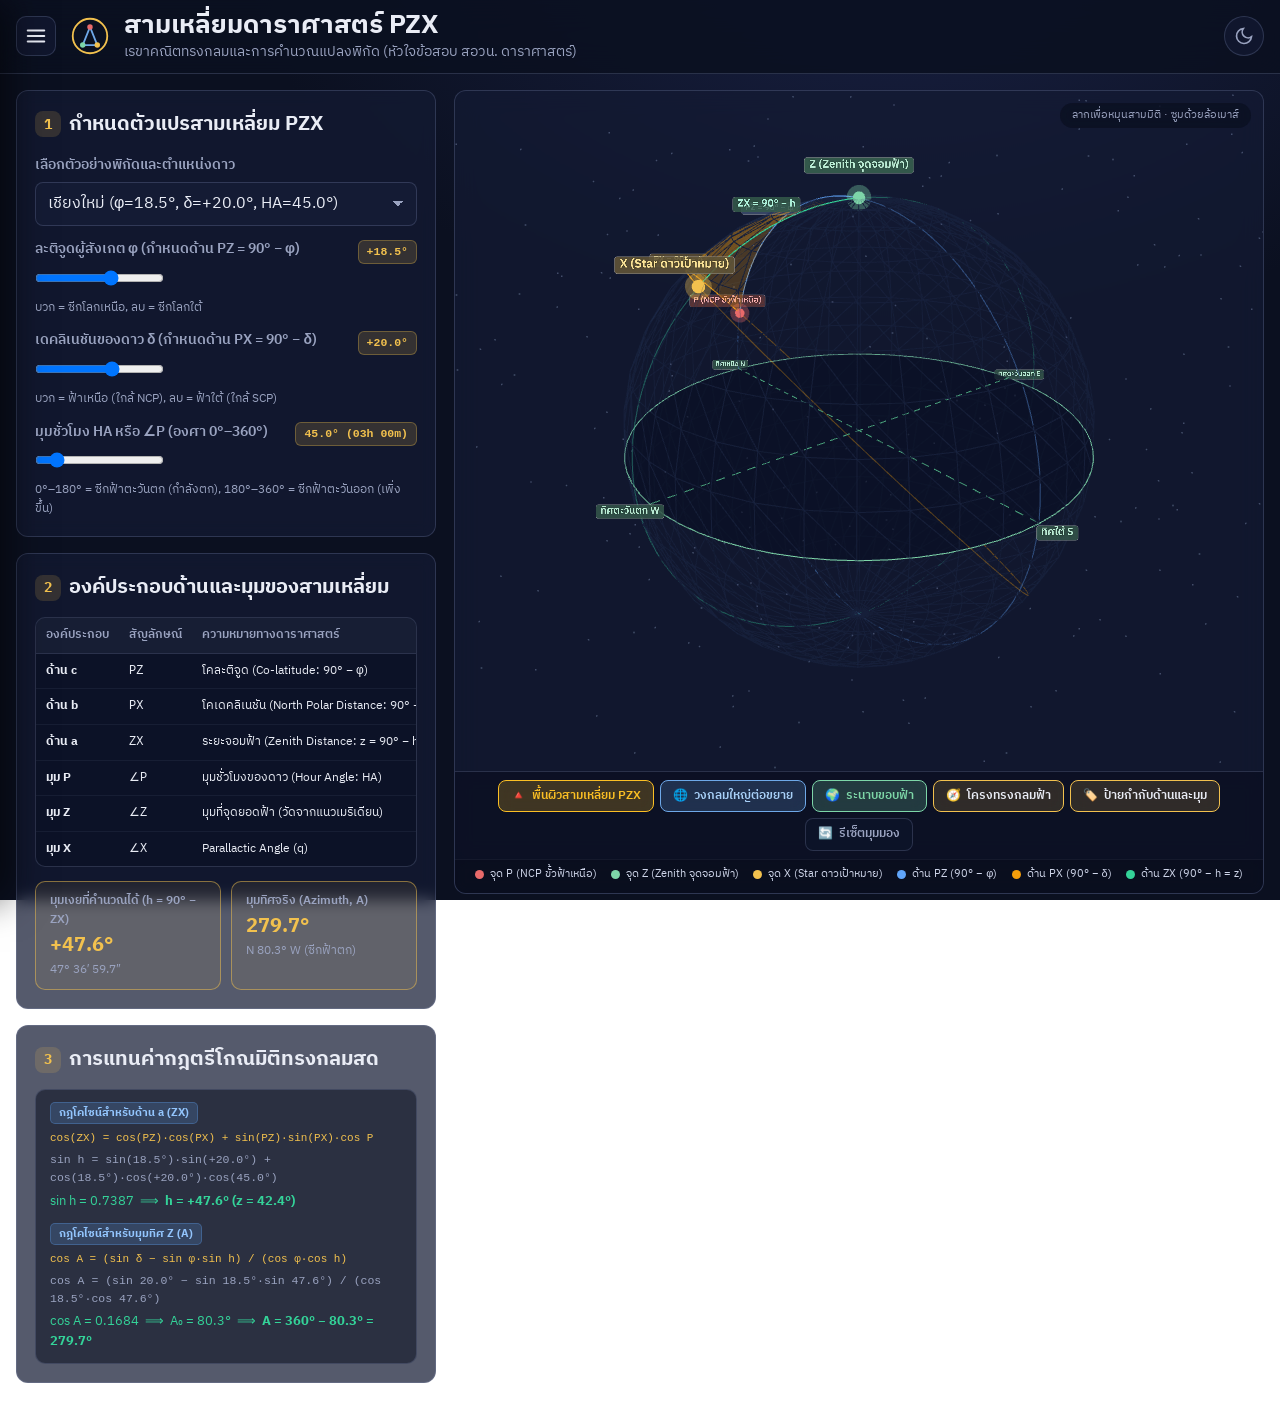
<file: pzx-triangle.html>
<!DOCTYPE html>
<html lang="th">
<head>
<meta charset="UTF-8">
<meta name="viewport" content="width=device-width, initial-scale=1.0, viewport-fit=cover">
<title>สามเหลี่ยมดาราศาสตร์ PZX — สอวน. ดาราศาสตร์ ค่าย 1</title>

<!-- ฟอนต์ไทย IBM Plex Sans Thai -->
<link rel="preconnect" href="https://fonts.googleapis.com">
<link rel="preconnect" href="https://fonts.gstatic.com" crossorigin>
<link href="https://fonts.googleapis.com/css2?family=IBM+Plex+Sans+Thai:wght@400;500;600;700&display=swap" rel="stylesheet">

<!-- Three.js Offline -->
<script type="importmap">
{
  "imports": {
    "three": "./vendor/three.module.js"
  }
}
</script>

<link rel="stylesheet" href="./style.css">
<link rel="icon" href="data:image/svg+xml,<svg xmlns=%22http://www.w3.org/2000/svg%22 viewBox=%220 0 100 100%22><text y=%22.9em%22 font-size=%2290%22>📐</text></svg>">
<meta name="theme-color" content="#0b1020">
<meta name="description" content="แบบจำลองสามเหลี่ยมดาราศาสตร์ PZX (The Astronomical Triangle) และตรีโกณมิติทรงกลม สอวน. ดาราศาสตร์ ค่าย 1">
</head>
<body>
<div class="app">

  <!-- เมนูนำทางแบบลิ้นชักด้านข้าง (YouTube-style Collapsible Side Drawer) -->
  <div class="drawer-backdrop" id="drawerBackdrop" aria-hidden="true"></div>
  <aside class="side-drawer" id="sideDrawer" aria-label="สารบัญแบบจำลอง สอวน. ดาราศาสตร์">
    <div class="drawer-header">
      <div class="drawer-brand">
        <svg class="logo" width="34" height="34" viewBox="0 0 44 44" fill="none" aria-hidden="true">
          <circle cx="22" cy="22" r="19" stroke="var(--color-accent)" stroke-width="2"/>
          <ellipse cx="22" cy="22" rx="19" ry="7.5" stroke="var(--color-blue)" stroke-width="1.6" transform="rotate(-23 22 22)"/>
          <circle cx="35.5" cy="13" r="3" fill="var(--color-accent)"/>
        </svg>
        <div class="brand-text">
          <span class="drawer-title">POSN Astro Sim Hub</span>
          <span class="drawer-subtitle">หลักสูตรค่าย 1 สอวน. ดาราศาสตร์</span>
        </div>
      </div>
      <button type="button" class="drawer-close" id="drawerClose" aria-label="ปิดเมนูนำทาง" title="ปิดเมนู (Esc)">✕</button>
    </div>

    <div class="drawer-content">
      <div class="drawer-section">
        <div class="section-label">ภาพรวมบทเรียน</div>
        <a class="drawer-item" href="./index.html">
          <span class="item-icon">🌐</span>
          <div class="item-info">
            <span class="item-title">ทรงกลมท้องฟ้าและการแปลงพิกัด</span>
            <span class="item-sub">ระบบพิกัด 3 มิติ, เส้นสุริยะวิถี และการเดินเวลา</span>
          </div>
        </a>
      </div>

      <div class="drawer-section">
        <div class="section-label">ทรงกลมท้องฟ้าและระบบพิกัด</div>
        <a class="drawer-item" href="./index.html#coord-comparison">
          <span class="item-icon">🧭</span>
          <div class="item-info">
            <span class="item-title">วงกลมใหญ่และ 4 ระบบพิกัด</span>
            <span class="item-sub">ขอบฟ้า, ศูนย์สูตรฟ้า, สุริยะวิถี, กาแล็กซี</span>
          </div>
        </a>
        <a class="drawer-item" href="./circumpolar.html">
          <span class="item-icon">🔄</span>
          <div class="item-info">
            <span class="item-title">ดาวรอบขั้วและการขึ้นตกตามละติจูด</span>
            <span class="item-sub">ดาวไม่ตก, ขึ้นตกตามปกติ และมุมเงยสูงสุด</span>
          </div>
        </a>
        <a class="drawer-item" href="./seasons-ecliptic.html">
          <span class="item-icon">☀️</span>
          <div class="item-info">
            <span class="item-title">สุริยวิถี 4 ฤดูกาลและกลุ่มดาวจักราศี</span>
            <span class="item-sub">วิษุวัต, อายัน และทางเดินดวงอาทิตย์ในรอบปี</span>
          </div>
        </a>
      </div>

      <div class="drawer-section">
        <div class="section-label">ตรีโกณมิติทรงกลมและสามเหลี่ยมดาราศาสตร์</div>
        <a class="drawer-item active" href="./pzx-triangle.html">
          <span class="item-icon">📐</span>
          <div class="item-info">
            <span class="item-title">สามเหลี่ยมดาราศาสตร์ PZX</span>
            <span class="item-sub">จุด P-Z-X และกฎโคไซน์/ไซน์ทรงกลม</span>
          </div>
        </a>
        <a class="drawer-item" href="./rise-set-condition.html">
          <span class="item-icon">🌅</span>
          <div class="item-info">
            <span class="item-title">สภาวะขึ้น-ตกและมุมชั่วโมงขึ้นตก</span>
            <span class="item-sub">เงื่อนไขการตัดขอบฟ้า cos H₀ = −tan φ tan δ</span>
          </div>
        </a>
      </div>

      <div class="drawer-section">
        <div class="section-label">ระบบเวลาและปฏิทินดาราศาสตร์</div>
        <a class="drawer-item" href="./sidereal-solar.html">
          <span class="item-icon">⏱️</span>
          <div class="item-info">
            <span class="item-title">วันดาราคติและวันสุริยคติ</span>
            <span class="item-sub">ความแตกต่างของเวลาประมาณ 4 นาทีต่อวัน</span>
          </div>
        </a>
        <a class="drawer-item" href="./equation-of-time.html">
          <span class="item-icon">⏳</span>
          <div class="item-info">
            <span class="item-title">สมการเวลาและกราฟ Analemma</span>
            <span class="item-sub">ผลจากความรีวงโคจรและความเอียงแกนโลก</span>
          </div>
        </a>
        <a class="drawer-item" href="./julian-date.html">
          <span class="item-icon">📅</span>
          <div class="item-info">
            <span class="item-title">วันจูเลียน (Julian Date) และเวลาสากล</span>
            <span class="item-sub">เวลามาตรฐาน UTC+7 และการนับวันจูเลียน</span>
          </div>
        </a>
      </div>
    </div>

    <div class="drawer-footer">
      <div class="footer-meta">
        <span class="center-badge">ศูนย์ สอวน. โรงเรียนพรหมานุสรณ์จังหวัดเพชรบุรี</span>
        <span class="ref-text">อ้างอิง: เอกสารประกอบการเรียนฉบับเต็ม ค่าย 1</span>
      </div>
    </div>
  </aside>

  <header class="app-header">
    <button type="button" class="menu-toggle" id="menuToggle" aria-label="เปิด/ปิดเมนูนำทาง" title="เปิดเมนูบทเรียนจำลอง (Side Menu)">
      <svg width="22" height="22" viewBox="0 0 24 24" fill="none" stroke="currentColor" stroke-width="2.2" stroke-linecap="round" stroke-linejoin="round">
        <line x1="3" y1="12" x2="21" y2="12"></line>
        <line x1="3" y1="6" x2="21" y2="6"></line>
        <line x1="3" y1="18" x2="21" y2="18"></line>
      </svg>
    </button>
    <svg class="logo" width="40" height="40" viewBox="0 0 44 44" fill="none" aria-hidden="true">
      <circle cx="22" cy="22" r="19" stroke="var(--color-accent)" stroke-width="2"/>
      <polygon points="14,32 30,32 22,12" stroke="var(--color-blue)" stroke-width="2" fill="none"/>
      <circle cx="22" cy="12" r="3" fill="#e86a6a"/>
      <circle cx="14" cy="32" r="3" fill="#7dd6a8"/>
      <circle cx="30" cy="32" r="3" fill="var(--color-accent)"/>
    </svg>
    <div class="title-block">
      <h1>สามเหลี่ยมดาราศาสตร์ PZX</h1>
      <p>เรขาคณิตทรงกลมและการคำนวณแปลงพิกัด (หัวใจข้อสอบ สอวน. ดาราศาสตร์)</p>
    </div>
    <button class="theme-toggle" data-theme-toggle aria-label="สลับโหมดสว่าง/มืด" title="สลับโหมดสี">
      <svg width="20" height="20" viewBox="0 0 24 24" fill="none" stroke="currentColor" stroke-width="2"><path d="M21 12.79A9 9 0 1 1 11.21 3 7 7 0 0 0 21 12.79z"/></svg>
    </button>
  </header>

  <div class="layout">

    <!-- ============ ฝั่งซ้าย: แผงควบคุมและสมการคำนวณ ============ -->
    <aside class="panel">

      <section class="card">
        <h2><span class="num">1</span>กำหนดตัวแปรสามเหลี่ยม PZX</h2>

        <div class="field">
          <label for="pzxPreset">เลือกตัวอย่างพิกัดและตำแหน่งดาว</label>
          <select id="pzxPreset">
            <option value="ex">เชียงใหม่ (φ=18.5°, δ=+20.0°, HA=45.0°)</option>
            <option value="p21">ตำแหน่ง A (φ=15.0°, δ=+15.0°, HA=30.0°)</option>
            <option value="p22">ดาวเวกา (Vega: φ=15.0°, δ=+38.8°, HA=39.9°)</option>
            <option value="p24">แปลงกลับขอบฟ้า (วัด h=45.0°, A=160.0° ที่ φ=13.0°)</option>
            <option value="custom">— กำหนดค่าเองอิสระ —</option>
          </select>
        </div>

        <div class="field">
          <div class="label-with-val">
            <label for="pzxLat">ละติจูดผู้สังเกต φ (กำหนดด้าน PZ = 90° − φ)</label>
            <span class="val-badge" id="valLat">18.5°</span>
          </div>
          <input type="range" id="pzxLat" min="-89" max="89" step="0.5" value="18.5">
          <div class="hint-text">บวก = ซีกโลกเหนือ, ลบ = ซีกโลกใต้</div>
        </div>

        <div class="field">
          <div class="label-with-val">
            <label for="pzxDec">เดคลิเนชันของดาว δ (กำหนดด้าน PX = 90° − δ)</label>
            <span class="val-badge" id="valDec">+20.0°</span>
          </div>
          <input type="range" id="pzxDec" min="-89" max="89" step="0.5" value="20.0">
          <div class="hint-text">บวก = ฟ้าเหนือ (ใกล้ NCP), ลบ = ฟ้าใต้ (ใกล้ SCP)</div>
        </div>

        <div class="field">
          <div class="label-with-val">
            <label for="pzxHa">มุมชั่วโมง HA หรือ ∠P (องศา 0°–360°)</label>
            <span class="val-badge" id="valHa">45.0° (03h 00m)</span>
          </div>
          <input type="range" id="pzxHa" min="0" max="360" step="1" value="45">
          <div class="hint-text">0°–180° = ซีกฟ้าตะวันตก (กำลังตก), 180°–360° = ซีกฟ้าตะวันออก (เพิ่งขึ้น)</div>
        </div>
      </section>

      <section class="card">
        <h2><span class="num">2</span>องค์ประกอบด้านและมุมของสามเหลี่ยม</h2>

        <div class="triangle-summary-table">
          <table class="data-table">
            <thead>
              <tr>
                <th>องค์ประกอบ</th>
                <th>สัญลักษณ์</th>
                <th>ความหมายทางดาราศาสตร์</th>
                <th>ขนาดมุม</th>
              </tr>
            </thead>
            <tbody>
              <tr class="row-side-pz">
                <td><strong>ด้าน c</strong></td>
                <td><code>PZ</code></td>
                <td>โคละติจูด (Co-latitude: 90° − φ)</td>
                <td id="sidePzVal">71.5°</td>
              </tr>
              <tr class="row-side-px">
                <td><strong>ด้าน b</strong></td>
                <td><code>PX</code></td>
                <td>โคเดคลิเนชัน (North Polar Distance: 90° − δ)</td>
                <td id="sidePxVal">70.0°</td>
              </tr>
              <tr class="row-side-zx">
                <td><strong>ด้าน a</strong></td>
                <td><code>ZX</code></td>
                <td>ระยะจอมฟ้า (Zenith Distance: z = 90° − h)</td>
                <td id="sideZxVal">42.4°</td>
              </tr>
              <tr class="row-angle-p">
                <td><strong>มุม P</strong></td>
                <td><code>∠P</code></td>
                <td>มุมชั่วโมงของดาว (Hour Angle: HA)</td>
                <td id="anglePVal">45.0°</td>
              </tr>
              <tr class="row-angle-z">
                <td><strong>มุม Z</strong></td>
                <td><code>∠Z</code></td>
                <td>มุมที่จุดยอดฟ้า (วัดจากแนวเมริเดียน)</td>
                <td id="angleZVal">80.3°</td>
              </tr>
              <tr class="row-angle-x">
                <td><strong>มุม X</strong></td>
                <td><code>∠X</code></td>
                <td>Parallactic Angle (q)</td>
                <td id="angleXVal">58.8°</td>
              </tr>
            </tbody>
          </table>
        </div>

        <div class="result-grid" style="margin-top:14px">
          <div class="result-box highlight-calc">
            <div class="label">มุมเงยที่คำนวณได้ (h = 90° − ZX)</div>
            <div class="value" id="calcAltOut">+47.6°</div>
            <div class="sub" id="calcAltDmsOut">47° 36′ 00″</div>
          </div>
          <div class="result-box highlight-calc">
            <div class="label">มุมทิศจริง (Azimuth, A)</div>
            <div class="value" id="calcAzOut">279.7°</div>
            <div class="sub" id="calcAzQuadOut">N 80.3° W (ตะวันตก)</div>
          </div>
        </div>
      </section>

      <section class="card">
        <h2><span class="num">3</span>การแทนค่ากฎตรีโกณมิติทรงกลมสด</h2>
        <div class="math-derivation-box">
          <div class="deriv-step">
            <span class="step-badge">กฎโคไซน์สำหรับด้าน a (ZX)</span>
            <div class="deriv-formula">
              <code>cos(ZX) = cos(PZ)·cos(PX) + sin(PZ)·sin(PX)·cos P</code>
            </div>
            <div class="deriv-calc" id="derivStep1">
              sin h = sin(18.5°)·sin(20.0°) + cos(18.5°)·cos(20.0°)·cos(45.0°)
            </div>
            <div class="deriv-calc-res" id="derivStep1Res">
              sin h = 0.7386 &nbsp;⟹&nbsp; <strong>h = 47.6°</strong>
            </div>
          </div>

          <div class="deriv-step" style="margin-top:12px">
            <span class="step-badge">กฎโคไซน์สำหรับมุมทิศ Z (A)</span>
            <div class="deriv-formula">
              <code>cos A = (sin δ − sin φ·sin h) / (cos φ·cos h)</code>
            </div>
            <div class="deriv-calc" id="derivStep2">
              cos A = (sin 20.0° − sin 18.5°·sin 47.6°) / (cos 18.5°·cos 47.6°)
            </div>
            <div class="deriv-calc-res" id="derivStep2Res">
              cos A = 0.1684 &nbsp;⟹&nbsp; A₀ = 80.3° &nbsp;⟹&nbsp; <strong>A = 360° − 80.3° = 279.7°</strong>
            </div>
          </div>
        </div>
      </section>

    </aside>

    <!-- ============ ฝั่งขวา: สามเหลี่ยมดาราศาสตร์ 3D บนทรงกลม ============ -->
    <section class="sky-card" aria-label="สามเหลี่ยมดาราศาสตร์สามมิติ">
      <div class="stage" id="stage"></div>
      <div class="hint">ลากเพื่อหมุนสามมิติ · ซูมด้วยล้อเมาส์</div>

      <div class="sky-controls-wrap">
        <!-- แถบปุ่มลัดบนมือถือ (แสดงเฉพาะหน้าจอ <= 768px) -->
        <div class="mobile-control-bar">
          <button type="button" class="mobile-dropdown-btn" id="btnToggleLayersMenu" aria-expanded="false" title="เลือกแสดง/ซ่อนองค์ประกอบ">
            <span>⚙️</span> เลเยอร์ ▾
          </button>
          <button type="button" class="mobile-dropdown-btn" id="btnToggleLegendMenu" aria-expanded="false" title="ดูความหมายสัญลักษณ์สี">
            <span>ℹ️</span> สัญลักษณ์สี ▾
          </button>
          <button type="button" class="tool-btn mobile-quick-btn" id="btnPzxResetView" title="รีเซ็ตมุมมอง">
            <span>🔄</span> รีเซ็ต
          </button>
        </div>

        <!-- แถบปุ่มควบคุมการแสดงผลและโหมดมุมมอง -->
        <div class="stage-toolbar" id="stageToolbarLayers">
          <button type="button" class="tool-btn active-amber" id="toggleTriangleFill" aria-pressed="true">
            <span>🔺</span> พื้นผิวสามเหลี่ยม PZX
          </button>
          <button type="button" class="tool-btn active-blue" id="toggleGreatCircles" aria-pressed="true">
            <span>🌐</span> วงกลมใหญ่ต่อขยาย
          </button>
          <button type="button" class="tool-btn active-green" id="toggleHorizonGround" aria-pressed="true">
            <span>🌍</span> ระนาบขอบฟ้า
          </button>
          <button type="button" class="tool-btn active" id="toggleSphereGrid" aria-pressed="true">
            <span>🧭</span> โครงทรงกลมฟ้า
          </button>
          <button type="button" class="tool-btn active" id="togglePzxLabels" aria-pressed="true">
            <span>🏷️</span> ป้ายกำกับด้านและมุม
          </button>
          <button type="button" class="tool-btn" id="btnPzxResetViewDesktop" title="รีเซ็ตมุมมอง">
            <span>🔄</span> รีเซ็ตมุมมอง
          </button>
        </div>

        <div class="legend" id="stageLegend">
          <span class="item"><span class="dot" style="background:#e86a6a"></span>จุด P (NCP ขั้วฟ้าเหนือ)</span>
          <span class="item"><span class="dot" style="background:#7dd6a8"></span>จุด Z (Zenith จุดจอมฟ้า)</span>
          <span class="item"><span class="dot" style="background:#f2c14e"></span>จุด X (Star ดาวเป้าหมาย)</span>
          <span class="item"><span class="dot" style="background:#60a5fa"></span>ด้าน PZ (90° − φ)</span>
          <span class="item"><span class="dot" style="background:#f59e0b"></span>ด้าน PX (90° − δ)</span>
          <span class="item"><span class="dot" style="background:#34d399"></span>ด้าน ZX (90° − h = z)</span>
        </div>
      </div>
    </section>

  </div>
</div>

<script type="module" src="./pzx-app.js"></script>
</body>
</html>
</file>
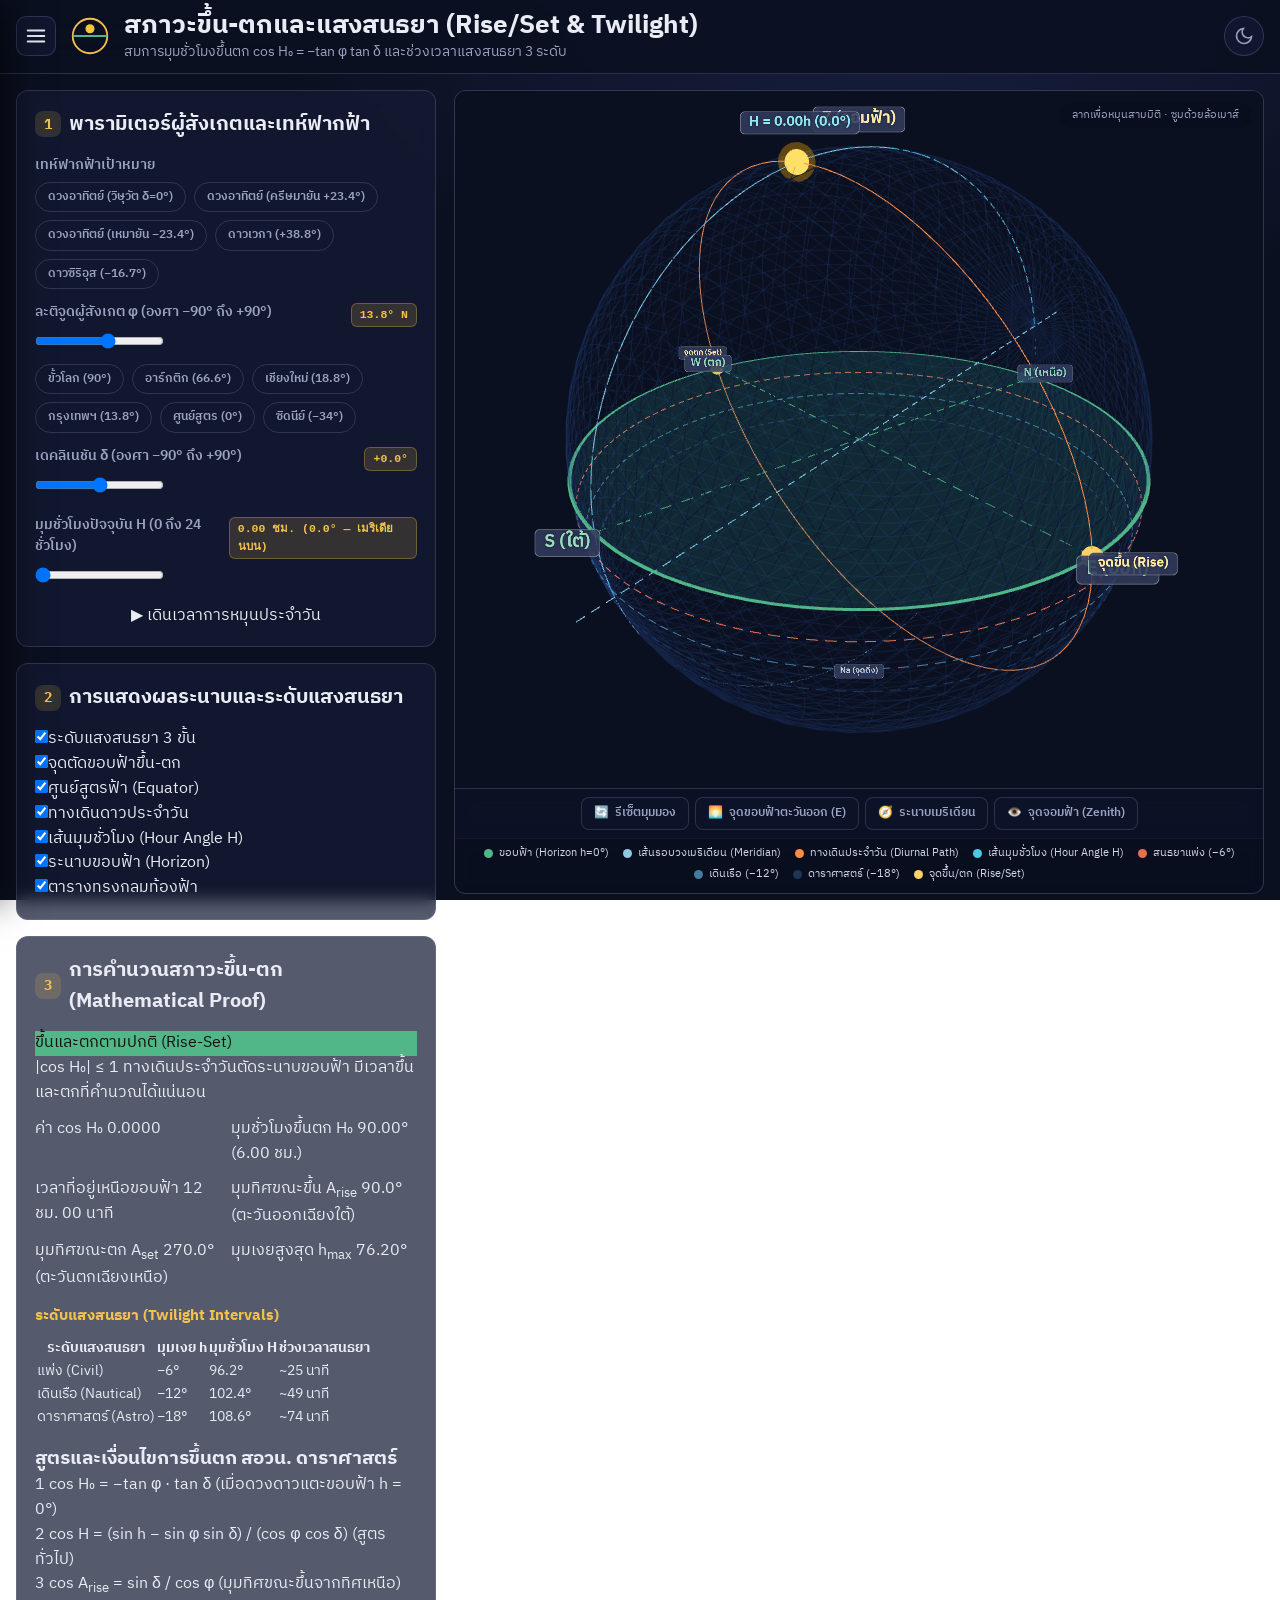
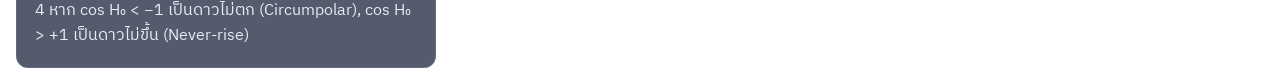
<file: rise-set-condition.html>
<!DOCTYPE html>
<html lang="th">
<head>
<meta charset="UTF-8">
<meta name="viewport" content="width=device-width, initial-scale=1.0, viewport-fit=cover">
<title>สภาวะขึ้น-ตกและแสงสนธยา — สอวน. ดาราศาสตร์</title>

<!-- ฟอนต์ไทย IBM Plex Sans Thai -->
<link rel="preconnect" href="https://fonts.googleapis.com">
<link rel="preconnect" href="https://fonts.gstatic.com" crossorigin>
<link href="https://fonts.googleapis.com/css2?family=IBM+Plex+Sans+Thai:wght@400;500;600;700&display=swap" rel="stylesheet">

<script type="importmap">
{
  "imports": {
    "three": "./vendor/three.module.js"
  }
}
</script>

<link rel="stylesheet" href="./style.css">
<link rel="icon" href="data:image/svg+xml,<svg xmlns=%22http://www.w3.org/2000/svg%22 viewBox=%220 0 100 100%22><text y=%22.9em%22 font-size=%2290%22>🌅</text></svg>">
<meta name="theme-color" content="#0b1020">
<meta name="description" content="แบบจำลองสภาวะขึ้นตก มุมชั่วโมงขึ้นตก cos H₀ = −tan φ tan δ และระดับแสงสนธยา สอวน. ดาราศาสตร์ ค่าย 1">
</head>
<body>
<div class="app">

  <!-- เมนูนำทางแบบลิ้นชักด้านข้าง (YouTube-style Collapsible Side Drawer) -->
  <div class="drawer-backdrop" id="drawerBackdrop" aria-hidden="true"></div>
  <aside class="side-drawer" id="sideDrawer" aria-label="สารบัญแบบจำลอง สอวน. ดาราศาสตร์">
    <div class="drawer-header">
      <div class="drawer-brand">
        <svg class="logo" width="34" height="34" viewBox="0 0 44 44" fill="none" aria-hidden="true">
          <circle cx="22" cy="22" r="19" stroke="var(--color-accent)" stroke-width="2"/>
          <ellipse cx="22" cy="22" rx="19" ry="7.5" stroke="var(--color-blue)" stroke-width="1.6" transform="rotate(-23 22 22)"/>
          <circle cx="35.5" cy="13" r="3" fill="var(--color-accent)"/>
        </svg>
        <div class="brand-text">
          <span class="drawer-title">POSN Astro Sim Hub</span>
          <span class="drawer-subtitle">หลักสูตรค่าย 1 สอวน. ดาราศาสตร์</span>
        </div>
      </div>
      <button type="button" class="drawer-close" id="drawerClose" aria-label="ปิดเมนูนำทาง" title="ปิดเมนู (Esc)">✕</button>
    </div>

    <div class="drawer-content">
      <div class="drawer-section">
        <div class="section-label">ภาพรวมบทเรียน</div>
        <a class="drawer-item" href="./index.html">
          <span class="item-icon">🌐</span>
          <div class="item-info">
            <span class="item-title">ทรงกลมท้องฟ้าและการแปลงพิกัด</span>
            <span class="item-sub">ระบบพิกัด 3 มิติ, เส้นสุริยะวิถี และการเดินเวลา</span>
          </div>
        </a>
      </div>

      <div class="drawer-section">
        <div class="section-label">ทรงกลมท้องฟ้าและระบบพิกัด</div>
        <a class="drawer-item" href="./circumpolar.html">
          <span class="item-icon">🔄</span>
          <div class="item-info">
            <span class="item-title">ดาวรอบขั้วและการขึ้นตกตามละติจูด</span>
            <span class="item-sub">ดาวไม่ตก, ขึ้นตกตามปกติ และมุมเงยสูงสุด</span>
          </div>
        </a>
        <a class="drawer-item" href="./seasons-ecliptic.html">
          <span class="item-icon">☀️</span>
          <div class="item-info">
            <span class="item-title">สุริยวิถี 4 ฤดูกาลและกลุ่มดาวจักราศี</span>
            <span class="item-sub">วิษุวัต, อายัน และทางเดินดวงอาทิตย์ในรอบปี</span>
          </div>
        </a>
      </div>

      <div class="drawer-section">
        <div class="section-label">ตรีโกณมิติทรงกลมและสามเหลี่ยมดาราศาสตร์</div>
        <a class="drawer-item" href="./pzx-triangle.html">
          <span class="item-icon">📐</span>
          <div class="item-info">
            <span class="item-title">สามเหลี่ยมดาราศาสตร์ PZX</span>
            <span class="item-sub">จุด P-Z-X และกฎโคไซน์/ไซน์ทรงกลม</span>
          </div>
        </a>
        <a class="drawer-item active" href="./rise-set-condition.html">
          <span class="item-icon">🌅</span>
          <div class="item-info">
            <span class="item-title">สภาวะขึ้น-ตกและมุมชั่วโมงขึ้นตก</span>
            <span class="item-sub">เงื่อนไขการตัดขอบฟ้า cos H₀ = −tan φ tan δ</span>
          </div>
        </a>
      </div>

      <div class="drawer-section">
        <div class="section-label">ระบบเวลาและปฏิทินดาราศาสตร์</div>
        <a class="drawer-item" href="./sidereal-solar.html">
          <span class="item-icon">⏱️</span>
          <div class="item-info">
            <span class="item-title">วันดาราคติและวันสุริยคติ</span>
            <span class="item-sub">ความแตกต่างของเวลาประมาณ 4 นาทีต่อวัน</span>
          </div>
        </a>
        <a class="drawer-item" href="./equation-of-time.html">
          <span class="item-icon">⏳</span>
          <div class="item-info">
            <span class="item-title">สมการเวลาและกราฟ Analemma</span>
            <span class="item-sub">ผลจากความรีวงโคจรและความเอียงแกนโลก</span>
          </div>
        </a>
        <a class="drawer-item" href="./julian-date.html">
          <span class="item-icon">📅</span>
          <div class="item-info">
            <span class="item-title">วันจูเลียน (Julian Date) และเวลาสากล</span>
            <span class="item-sub">เวลามาตรฐาน UTC+7 และการนับวันจูเลียน</span>
          </div>
        </a>
      </div>
    </div>

    <div class="drawer-footer">
      <div class="footer-meta">
        <span class="center-badge">ศูนย์ สอวน. โรงเรียนพรหมานุสรณ์จังหวัดเพชรบุรี</span>
        <span class="ref-text">อ้างอิง: เอกสารประกอบการเรียนฉบับเต็ม ค่าย 1</span>
      </div>
    </div>
  </aside>

  <!-- ส่วนหัวเว็บแอป -->
  <header class="app-header">
    <button type="button" class="menu-toggle" id="menuToggle" aria-label="เปิด/ปิดเมนูนำทาง" title="เปิดเมนูบทเรียนจำลอง (Side Menu)">
      <svg width="22" height="22" viewBox="0 0 24 24" fill="none" stroke="currentColor" stroke-width="2.2" stroke-linecap="round" stroke-linejoin="round">
        <line x1="3" y1="12" x2="21" y2="12"></line>
        <line x1="3" y1="6" x2="21" y2="6"></line>
        <line x1="3" y1="18" x2="21" y2="18"></line>
      </svg>
    </button>
    <svg class="logo" width="40" height="40" viewBox="0 0 44 44" fill="none" aria-hidden="true">
      <circle cx="22" cy="22" r="19" stroke="var(--color-accent)" stroke-width="2"/>
      <line x1="3" y1="22" x2="41" y2="22" stroke="#52b788" stroke-width="2"/>
      <circle cx="22" cy="14" r="5" fill="#f6c445"/>
    </svg>
    <div class="title-block">
      <h1>สภาวะขึ้น-ตกและแสงสนธยา (Rise/Set & Twilight)</h1>
      <p>สมการมุมชั่วโมงขึ้นตก cos H₀ = −tan φ tan δ และช่วงเวลาแสงสนธยา 3 ระดับ</p>
    </div>
    <button class="theme-toggle" data-theme-toggle aria-label="สลับโหมดสว่าง/มืด" title="สลับโหมดสี">
      <svg width="20" height="20" viewBox="0 0 24 24" fill="none" stroke="currentColor" stroke-width="2"><path d="M21 12.79A9 9 0 1 1 11.21 3 7 7 0 0 0 21 12.79z"/></svg>
    </button>
  </header>

  <div class="layout">

    <!-- ============ ฝั่งซ้าย: แผงควบคุม ============ -->
    <aside class="panel">

      <!-- ตัวเลือกพารามิเตอร์ -->
      <section class="card">
        <h2><span class="num">1</span>พารามิเตอร์ผู้สังเกตและเทห์ฟากฟ้า</h2>

        <div class="field">
          <label>เทห์ฟากฟ้าเป้าหมาย</label>
          <div class="chip-row" style="margin-top:6px;">
            <button type="button" class="chip" id="chipSunEquinox">ดวงอาทิตย์ (วิษุวัต δ=0°)</button>
            <button type="button" class="chip" id="chipSunSummer">ดวงอาทิตย์ (ครีษมายัน +23.4°)</button>
            <button type="button" class="chip" id="chipSunWinter">ดวงอาทิตย์ (เหมายัน −23.4°)</button>
            <button type="button" class="chip" id="chipVega">ดาวเวกา (+38.8°)</button>
            <button type="button" class="chip" id="chipSirius">ดาวซิริอุส (−16.7°)</button>
          </div>
        </div>

        <div class="field">
          <div class="label-with-val">
            <label for="riseLat">ละติจูดผู้สังเกต φ (องศา −90° ถึง +90°)</label>
            <span class="val-badge" id="valRiseLat">13.8° N</span>
          </div>
          <input type="range" id="riseLat" min="-90" max="90" step="0.5" value="13.8">
          <div class="chip-row" style="margin-top:6px;">
            <button type="button" class="chip" data-lat="90">ขั้วโลก (90°)</button>
            <button type="button" class="chip" data-lat="66.56">อาร์กติก (66.6°)</button>
            <button type="button" class="chip" data-lat="18.8">เชียงใหม่ (18.8°)</button>
            <button type="button" class="chip" data-lat="13.8">กรุงเทพฯ (13.8°)</button>
            <button type="button" class="chip" data-lat="0">ศูนย์สูตร (0°)</button>
            <button type="button" class="chip" data-lat="-34">ซิดนีย์ (−34°)</button>
          </div>
        </div>

        <div class="field">
          <div class="label-with-val">
            <label for="riseDec">เดคลิเนชัน δ (องศา −90° ถึง +90°)</label>
            <span class="val-badge" id="valRiseDec">0.0°</span>
          </div>
          <input type="range" id="riseDec" min="-90" max="90" step="0.5" value="0">
        </div>

        <div class="field">
          <div class="label-with-val">
            <label for="riseHA">มุมชั่วโมงปัจจุบัน H (0 ถึง 24 ชั่วโมง)</label>
            <span class="val-badge" id="valRiseHA">0.00 ชม. (0.0° — เมริเดียนบน)</span>
          </div>
          <input type="range" id="riseHA" min="0" max="24" step="0.1" value="0">
        </div>

        <div class="field" style="margin-top:8px;">
          <button type="button" class="btn primary" id="btnPlayOrbit" style="width:100%;">
            <span id="playOrbitIcon">▶</span> เดินเวลาการหมุนประจำวัน
          </button>
        </div>
      </section>

      <!-- การแสดงผลและองค์ประกอบ 3D -->
      <section class="card">
        <h2><span class="num">2</span>การแสดงผลระนาบและระดับแสงสนธยา</h2>
        <div class="toggles-grid">
          <label class="toggle"><input type="checkbox" id="chkShowTwilight" checked>ระดับแสงสนธยา 3 ขั้น</label><br>
          <label class="toggle"><input type="checkbox" id="chkShowRisePoints" checked>จุดตัดขอบฟ้าขึ้น-ตก</label><br>
          <label class="toggle"><input type="checkbox" id="chkShowEquator" checked>ศูนย์สูตรฟ้า (Equator)</label><br>
          <label class="toggle"><input type="checkbox" id="chkShowDiurnal" checked>ทางเดินดาวประจำวัน</label><br>
          <label class="toggle"><input type="checkbox" id="chkShowHourAngle" checked>เส้นมุมชั่วโมง (Hour Angle H)</label><br>
          <label class="toggle"><input type="checkbox" id="chkShowHorizon" checked>ระนาบขอบฟ้า (Horizon)</label><br>
          <label class="toggle"><input type="checkbox" id="chkShowGrid" checked>ตารางทรงกลมท้องฟ้า</label>
        </div>
      </section>

      <!-- ผลการวิเคราะห์และตัวเลขตามหลักสูตร -->
      <section class="card results-card">
        <h2><span class="num">3</span>การคำนวณสภาวะขึ้น-ตก (Mathematical Proof)</h2>

        <div class="pzx-classification-box" id="riseClassBox" style="margin-bottom:12px;">
          <div class="pzx-badge" id="riseClassBadge">ขึ้นและตกตามปกติ (Rise-Set)</div>
          <p class="pzx-desc" id="riseClassDesc">|cos H₀| ≤ 1 ทางเดินประจำวันของดาวตัดระนาบขอบฟ้า มีจุดขึ้นและจุดตก</p>
        </div>

        <div class="result-grid">
          <div class="result-item">
            <span class="k">ค่า cos H₀</span>
            <span class="v" id="resCosH0">0.0000</span>
          </div>
          <div class="result-item">
            <span class="k">มุมชั่วโมงขึ้นตก H₀</span>
            <span class="v highlight" id="resH0">90.0° (6.00 ชม.)</span>
          </div>
          <div class="result-item">
            <span class="k">เวลาที่อยู่เหนือขอบฟ้า</span>
            <span class="v highlight" id="resDayTime">12 ชม. 00 นาที</span>
          </div>
          <div class="result-item">
            <span class="k">มุมทิศขณะขึ้น A<sub>rise</sub></span>
            <span class="v" id="resRiseAz">90.0° (ทิศตะวันออกแท้)</span>
          </div>
          <div class="result-item">
            <span class="k">มุมทิศขณะตก A<sub>set</sub></span>
            <span class="v" id="resSetAz">270.0° (ทิศตะวันตกแท้)</span>
          </div>
          <div class="result-item">
            <span class="k">มุมเงยสูงสุด h<sub>max</sub></span>
            <span class="v" id="resMaxAlt">76.2°</span>
          </div>
        </div>

        <!-- ตารางแสงสนธยา 3 ระดับ -->
        <div style="margin-top:14px;">
          <h3 style="font-size:0.95rem; margin-bottom:8px; color:var(--color-accent);">ระดับแสงสนธยา (Twilight Intervals)</h3>
          <table class="pzx-table" style="font-size:0.85rem;">
            <thead>
              <tr>
                <th>ระดับแสงสนธยา</th>
                <th>มุมเงย h</th>
                <th>มุมชั่วโมง H</th>
                <th>ช่วงเวลาสนธยา</th>
              </tr>
            </thead>
            <tbody>
              <tr>
                <td>แพ่ง (Civil)</td>
                <td>−6°</td>
                <td id="resTwilCivilH">96.3°</td>
                <td id="resTwilCivilDur">~25 นาที</td>
              </tr>
              <tr>
                <td>เดินเรือ (Nautical)</td>
                <td>−12°</td>
                <td id="resTwilNautH">102.7°</td>
                <td id="resTwilNautDur">~51 นาที</td>
              </tr>
              <tr>
                <td>ดาราศาสตร์ (Astro)</td>
                <td>−18°</td>
                <td id="resTwilAstroH">109.2°</td>
                <td id="resTwilAstroDur">~77 นาที</td>
              </tr>
            </tbody>
          </table>
        </div>

        <div class="derivation-card" style="margin-top:14px;">
          <h3>สูตรและเงื่อนไขการขึ้นตก สอวน. ดาราศาสตร์</h3>
          <div class="step-line"><span class="step-num">1</span> cos H₀ = −tan φ · tan δ (เมื่อดวงดาวแตะขอบฟ้า h = 0°)</div>
          <div class="step-line"><span class="step-num">2</span> cos H = (sin h − sin φ sin δ) / (cos φ cos δ) (สูตรทั่วไป)</div>
          <div class="step-line"><span class="step-num">3</span> cos A<sub>rise</sub> = sin δ / cos φ (มุมทิศขณะขึ้นจากทิศเหนือ)</div>
          <div class="step-line"><span class="step-num">4</span> หาก cos H₀ &lt; −1 เป็นดาวไม่ตก (Circumpolar), cos H₀ &gt; +1 เป็นดาวไม่ขึ้น (Never-rise)</div>
        </div>
      </section>

    </aside>

    <!-- ============ ฝั่งขวา: ทรงกลมท้องฟ้า 3D ============ -->
    <section class="sky-card" aria-label="สภาวะขึ้นตกและแสงสนธยา">
      <div class="stage" id="stage"></div>
      <div class="hint">ลากเพื่อหมุนสามมิติ · ซูมด้วยล้อเมาส์</div>

      <div class="sky-controls-wrap">
        <!-- แถบปุ่มลัดบนมือถือ (แสดงเฉพาะหน้าจอ <= 768px) -->
        <div class="mobile-control-bar">
          <button type="button" class="mobile-dropdown-btn" id="btnToggleLayersMenu" aria-expanded="false" title="เลือกมุมมองกล้อง">
            <span>👁️</span> มุมมองกล้อง ▾
          </button>
          <button type="button" class="mobile-dropdown-btn" id="btnToggleLegendMenu" aria-expanded="false" title="ดูความหมายสัญลักษณ์สี">
            <span>ℹ️</span> สัญลักษณ์สี ▾
          </button>
          <button type="button" class="tool-btn mobile-quick-btn" id="btnResetView" title="รีเซ็ตมุมมอง">
            <span>🔄</span> รีเซ็ต
          </button>
        </div>

        <!-- แถบเครื่องมือมุมมองกล้องด้านล่างจอ -->
        <div class="stage-toolbar" id="stageToolbarLayers">
          <button type="button" class="tool-btn" id="btnResetViewDesktop" title="รีเซ็ตมุมมอง">
            <span>🔄</span> รีเซ็ตมุมมอง
          </button>
          <button type="button" class="tool-btn" id="btnViewEast" title="มองจากทิศตะวันออก">
            <span>🌅</span> จุดขอบฟ้าตะวันออก (E)
          </button>
          <button type="button" class="tool-btn" id="btnViewMeridian" title="มองตั้งฉากเมริเดียน">
            <span>🧭</span> ระนาบเมริเดียน
          </button>
          <button type="button" class="tool-btn" id="btnViewZenith" title="มองจากจุดจอมฟ้า">
            <span>👁️</span> จุดจอมฟ้า (Zenith)
          </button>
        </div>

        <div class="legend" id="stageLegend">
          <span class="item"><span class="dot" style="background:#52b788"></span>ขอบฟ้า (Horizon h=0°)</span>
          <span class="item"><span class="dot" style="background:#8ecae6"></span>เส้นรอบวงเมริเดียน (Meridian)</span>
          <span class="item"><span class="dot" style="background:#ff8c42"></span>ทางเดินประจำวัน (Diurnal Path)</span>
          <span class="item"><span class="dot" style="background:#48cae4"></span>เส้นมุมชั่วโมง (Hour Angle H)</span>
          <span class="item"><span class="dot" style="background:#e76f51"></span>สนธยาแพ่ง (−6°)</span>
          <span class="item"><span class="dot" style="background:#457b9d"></span>เดินเรือ (−12°)</span>
          <span class="item"><span class="dot" style="background:#1d3557"></span>ดาราศาสตร์ (−18°)</span>
          <span class="item"><span class="dot" style="background:#ffd166"></span>จุดขึ้น/ตก (Rise/Set)</span>
        </div>
      </div>
    </section>

  </div>
</div>

<script type="module" src="./rise-set-app.js"></script>
</body>
</html>
</file>
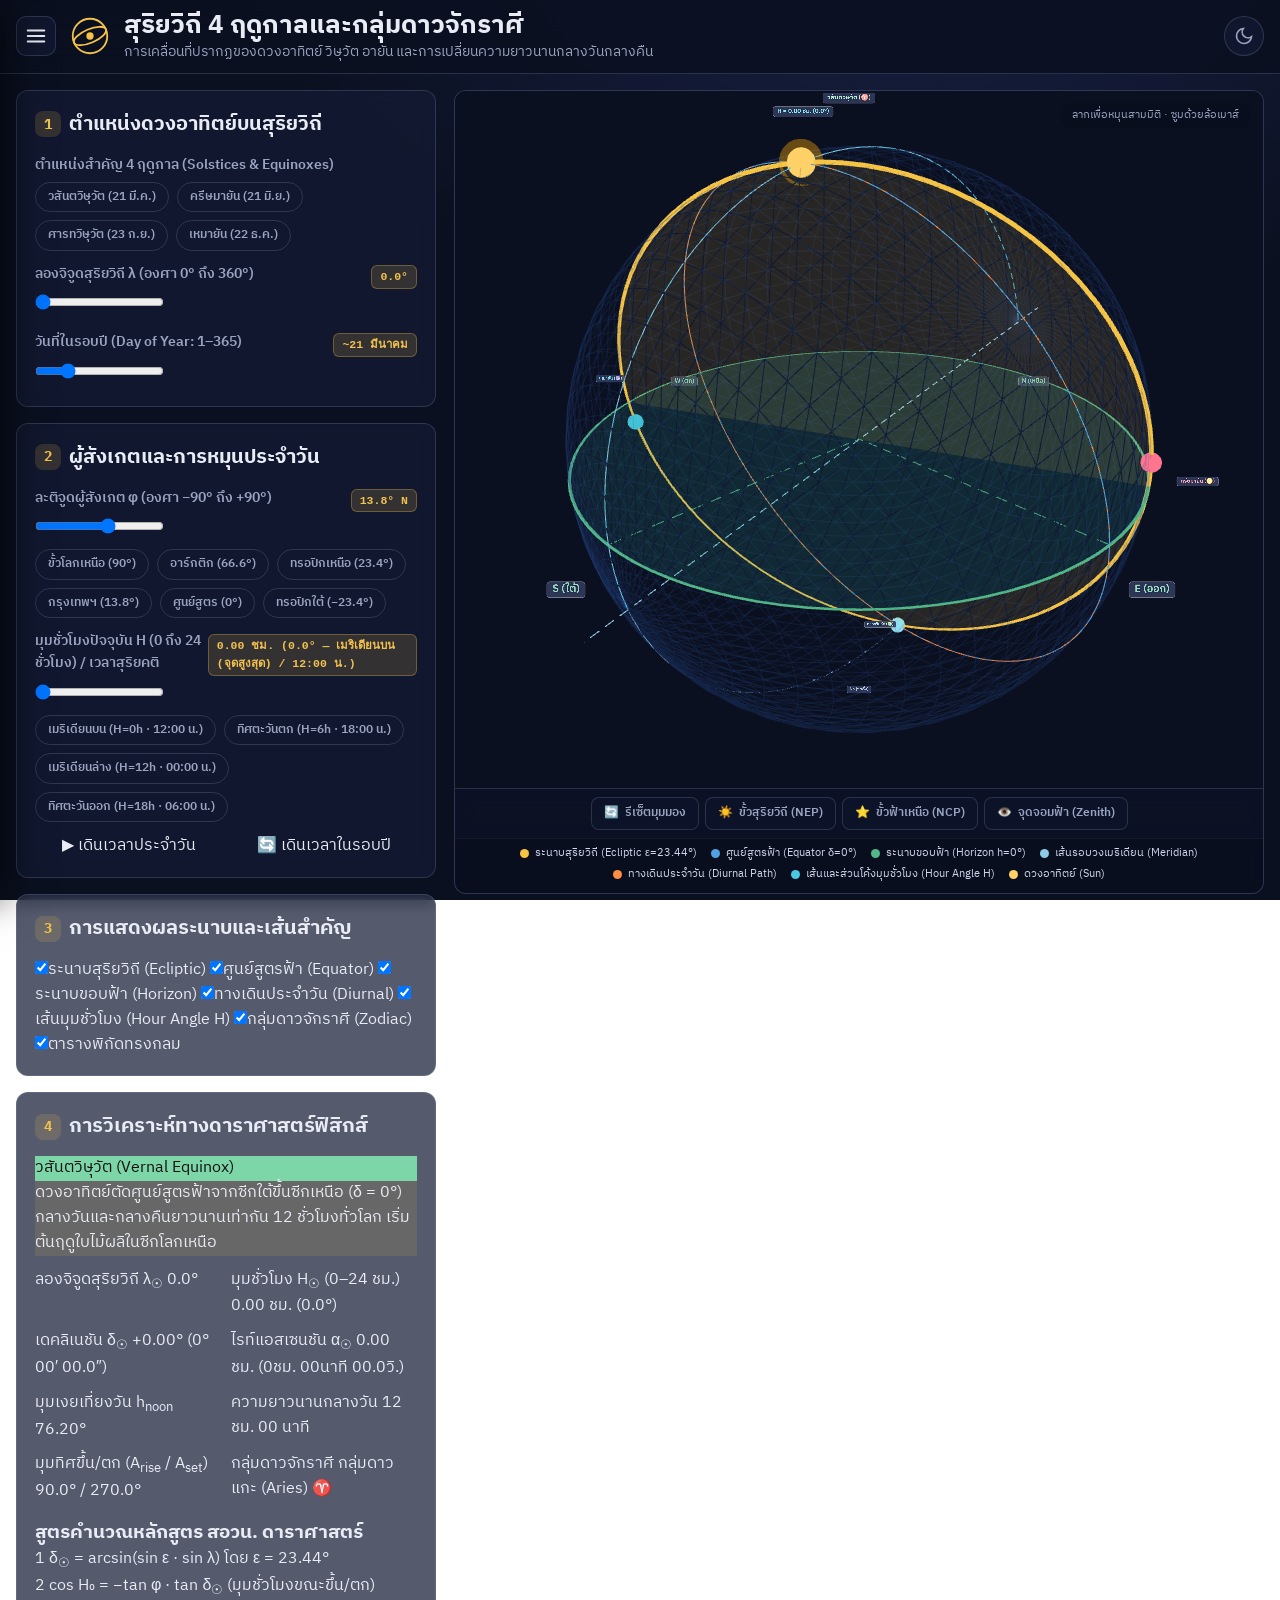
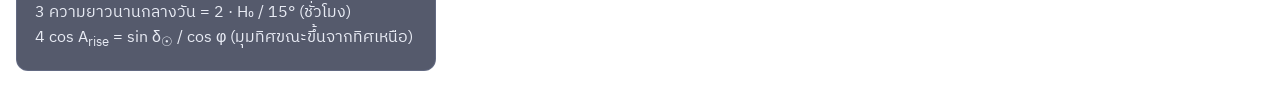
<file: seasons-ecliptic.html>
<!DOCTYPE html>
<html lang="th">

<head>
  <meta charset="UTF-8">
  <meta name="viewport" content="width=device-width, initial-scale=1.0, viewport-fit=cover">
  <title>สุริยวิถี 4 ฤดูกาลและกลุ่มดาวจักราศี — สอวน. ดาราศาสตร์</title>

  <!-- ฟอนต์ไทย IBM Plex Sans Thai -->
  <link rel="preconnect" href="https://fonts.googleapis.com">
  <link rel="preconnect" href="https://fonts.gstatic.com" crossorigin>
  <link href="https://fonts.googleapis.com/css2?family=IBM+Plex+Sans+Thai:wght@400;500;600;700&display=swap"
    rel="stylesheet">

  <script type="importmap">
{
  "imports": {
    "three": "./vendor/three.module.js"
  }
}
</script>

  <link rel="stylesheet" href="./style.css">
  <link rel="icon"
    href="data:image/svg+xml,<svg xmlns=%22http://www.w3.org/2000/svg%22 viewBox=%220 0 100 100%22><text y=%22.9em%22 font-size=%2290%22>☀️</text></svg>">
  <meta name="theme-color" content="#0b1020">
  <meta name="description"
    content="แบบจำลองสุริยวิถี 4 ฤดูกาล วิษุวัต อายัน และกลุ่มดาวจักราศี สอวน. ดาราศาสตร์ ค่าย 1">
</head>

<body>
  <div class="app">

    <!-- เมนูนำทางแบบลิ้นชักด้านข้าง (YouTube-style Collapsible Side Drawer) -->
    <div class="drawer-backdrop" id="drawerBackdrop" aria-hidden="true"></div>
    <aside class="side-drawer" id="sideDrawer" aria-label="สารบัญแบบจำลอง สอวน. ดาราศาสตร์">
      <div class="drawer-header">
        <div class="drawer-brand">
          <svg class="logo" width="34" height="34" viewBox="0 0 44 44" fill="none" aria-hidden="true">
            <circle cx="22" cy="22" r="19" stroke="var(--color-accent)" stroke-width="2" />
            <ellipse cx="22" cy="22" rx="19" ry="7.5" stroke="var(--color-blue)" stroke-width="1.6"
              transform="rotate(-23 22 22)" />
            <circle cx="35.5" cy="13" r="3" fill="var(--color-accent)" />
          </svg>
          <div class="brand-text">
            <span class="drawer-title">POSN Astro Sim Hub</span>
            <span class="drawer-subtitle">หลักสูตรค่าย 1 สอวน. ดาราศาสตร์</span>
          </div>
        </div>
        <button type="button" class="drawer-close" id="drawerClose" aria-label="ปิดเมนูนำทาง"
          title="ปิดเมนู (Esc)">✕</button>
      </div>

      <div class="drawer-content">
        <div class="drawer-section">
          <div class="section-label">ภาพรวมบทเรียน</div>
          <a class="drawer-item" href="./index.html">
            <span class="item-icon">🌐</span>
            <div class="item-info">
              <span class="item-title">ทรงกลมท้องฟ้าและการแปลงพิกัด</span>
              <span class="item-sub">ระบบพิกัด 3 มิติ, เส้นสุริยะวิถี และการเดินเวลา</span>
            </div>
          </a>
        </div>

        <div class="drawer-section">
          <div class="section-label">ทรงกลมท้องฟ้าและระบบพิกัด</div>
          <a class="drawer-item" href="./circumpolar.html">
            <span class="item-icon">🔄</span>
            <div class="item-info">
              <span class="item-title">ดาวรอบขั้วและการขึ้นตกตามละติจูด</span>
              <span class="item-sub">ดาวไม่ตก, ขึ้นตกตามปกติ และมุมเงยสูงสุด</span>
            </div>
          </a>
          <a class="drawer-item active" href="./seasons-ecliptic.html">
            <span class="item-icon">☀️</span>
            <div class="item-info">
              <span class="item-title">สุริยวิถี 4 ฤดูกาลและกลุ่มดาวจักราศี</span>
              <span class="item-sub">วิษุวัต, อายัน และทางเดินดวงอาทิตย์ในรอบปี</span>
            </div>
          </a>
        </div>

        <div class="drawer-section">
          <div class="section-label">ตรีโกณมิติทรงกลมและสามเหลี่ยมดาราศาสตร์</div>
          <a class="drawer-item" href="./pzx-triangle.html">
            <span class="item-icon">📐</span>
            <div class="item-info">
              <span class="item-title">สามเหลี่ยมดาราศาสตร์ PZX</span>
              <span class="item-sub">จุด P-Z-X และกฎโคไซน์/ไซน์ทรงกลม</span>
            </div>
          </a>
          <a class="drawer-item" href="./rise-set-condition.html">
            <span class="item-icon">🌅</span>
            <div class="item-info">
              <span class="item-title">สภาวะขึ้น-ตกและมุมชั่วโมงขึ้นตก</span>
              <span class="item-sub">เงื่อนไขการตัดขอบฟ้า cos H₀ = −tan φ tan δ</span>
            </div>
          </a>
        </div>

        <div class="drawer-section">
          <div class="section-label">ระบบเวลาและปฏิทินดาราศาสตร์</div>
          <a class="drawer-item" href="./sidereal-solar.html">
            <span class="item-icon">⏱️</span>
            <div class="item-info">
              <span class="item-title">วันดาราคติและวันสุริยคติ</span>
              <span class="item-sub">ความแตกต่างของเวลาประมาณ 4 นาทีต่อวัน</span>
            </div>
          </a>
          <a class="drawer-item" href="./equation-of-time.html">
            <span class="item-icon">⏳</span>
            <div class="item-info">
              <span class="item-title">สมการเวลาและกราฟ Analemma</span>
              <span class="item-sub">ผลจากความรีวงโคจรและความเอียงแกนโลก</span>
            </div>
          </a>
          <a class="drawer-item" href="./julian-date.html">
            <span class="item-icon">📅</span>
            <div class="item-info">
              <span class="item-title">วันจูเลียน (Julian Date) และเวลาสากล</span>
              <span class="item-sub">เวลามาตรฐาน UTC+7 และการนับวันจูเลียน</span>
            </div>
          </a>
        </div>
      </div>

      <div class="drawer-footer">
        <div class="footer-meta">
          <span class="center-badge">ศูนย์ สอวน. โรงเรียนพรหมานุสรณ์จังหวัดเพชรบุรี</span>
          <span class="ref-text">อ้างอิง: เอกสารประกอบการเรียนฉบับเต็ม ค่าย 1</span>
        </div>
      </div>
    </aside>

    <!-- ส่วนหัวเว็บแอป -->
    <header class="app-header">
      <button type="button" class="menu-toggle" id="menuToggle" aria-label="เปิด/ปิดเมนูนำทาง"
        title="เปิดเมนูบทเรียนจำลอง (Side Menu)">
        <svg width="22" height="22" viewBox="0 0 24 24" fill="none" stroke="currentColor" stroke-width="2.2"
          stroke-linecap="round" stroke-linejoin="round">
          <line x1="3" y1="12" x2="21" y2="12"></line>
          <line x1="3" y1="6" x2="21" y2="6"></line>
          <line x1="3" y1="18" x2="21" y2="18"></line>
        </svg>
      </button>
      <svg class="logo" width="40" height="40" viewBox="0 0 44 44" fill="none" aria-hidden="true">
        <circle cx="22" cy="22" r="19" stroke="var(--color-accent)" stroke-width="2" />
        <ellipse cx="22" cy="22" rx="19" ry="7.5" stroke="#f6c445" stroke-width="2" transform="rotate(-23 22 22)" />
        <circle cx="22" cy="22" r="4" fill="#f6c445" />
      </svg>
      <div class="title-block">
        <h1>สุริยวิถี 4 ฤดูกาลและกลุ่มดาวจักราศี</h1>
        <p>การเคลื่อนที่ปรากฏของดวงอาทิตย์ วิษุวัต อายัน และการเปลี่ยนความยาวนานกลางวันกลางคืน</p>
      </div>
      <button class="theme-toggle" data-theme-toggle aria-label="สลับโหมดสว่าง/มืด" title="สลับโหมดสี">
        <svg width="20" height="20" viewBox="0 0 24 24" fill="none" stroke="currentColor" stroke-width="2">
          <path d="M21 12.79A9 9 0 1 1 11.21 3 7 7 0 0 0 21 12.79z" />
        </svg>
      </button>
    </header>

    <div class="layout">

      <!-- ============ ฝั่งซ้าย: แผงควบคุม ============ -->
      <aside class="panel">

        <!-- การเลือกตำแหน่งในวงโคจรสุริยวิถี -->
        <section class="card">
          <h2><span class="num">1</span>ตำแหน่งดวงอาทิตย์บนสุริยวิถี</h2>

          <div class="field">
            <label>ตำแหน่งสำคัญ 4 ฤดูกาล (Solstices & Equinoxes)</label>
            <div class="chip-row" style="margin-top:6px;">
              <button type="button" class="chip" id="presetVernal">วสันตวิษุวัต (21 มี.ค.)</button>
              <button type="button" class="chip" id="presetSummer">ครีษมายัน (21 มิ.ย.)</button>
              <button type="button" class="chip" id="presetAutumn">ศารทวิษุวัต (23 ก.ย.)</button>
              <button type="button" class="chip" id="presetWinter">เหมายัน (22 ธ.ค.)</button>
            </div>
          </div>

          <div class="field">
            <div class="label-with-val">
              <label for="solarLon">ลองจิจูดสุริยวิถี λ (องศา 0° ถึง 360°)</label>
              <span class="val-badge" id="valSolarLon">0.0°</span>
            </div>
            <input type="range" id="solarLon" min="0" max="360" step="1" value="0">
          </div>

          <div class="field">
            <div class="label-with-val">
              <label for="dayOfYear">วันที่ในรอบปี (Day of Year: 1–365)</label>
              <span class="val-badge" id="valDateStr">~21 มีนาคม</span>
            </div>
            <input type="range" id="dayOfYear" min="1" max="365" step="1" value="80">
          </div>
        </section>

        <!-- ตำแหน่งผู้สังเกตและเวลา -->
        <section class="card">
          <h2><span class="num">2</span>ผู้สังเกตและการหมุนประจำวัน</h2>

          <div class="field">
            <div class="label-with-val">
              <label for="obsLat">ละติจูดผู้สังเกต φ (องศา −90° ถึง +90°)</label>
              <span class="val-badge" id="valObsLat">13.8° N</span>
            </div>
            <input type="range" id="obsLat" min="-90" max="90" step="0.5" value="13.8">
            <div class="chip-row" style="margin-top:6px;">
              <button type="button" class="chip" data-lat="90">ขั้วโลกเหนือ (90°)</button>
              <button type="button" class="chip" data-lat="66.56">อาร์กติก (66.6°)</button>
              <button type="button" class="chip" data-lat="23.44">ทรอปิกเหนือ (23.4°)</button>
              <button type="button" class="chip" data-lat="13.8">กรุงเทพฯ (13.8°)</button>
              <button type="button" class="chip" data-lat="0">ศูนย์สูตร (0°)</button>
              <button type="button" class="chip" data-lat="-23.44">ทรอปิกใต้ (−23.4°)</button>
            </div>
          </div>

          <div class="field">
            <div class="label-with-val">
              <label for="solarTime">มุมชั่วโมงปัจจุบัน H (0 ถึง 24 ชั่วโมง) / เวลาสุริยคติ</label>
              <span class="val-badge" id="valSolarTime">0.00 ชม. (0.0° — เมริเดียนบน / 12:00 น.)</span>
            </div>
            <input type="range" id="solarTime" min="0" max="24" step="0.1" value="0">
            <div class="chip-row" style="margin-top:6px;">
              <button type="button" class="chip" data-ha="0">เมริเดียนบน (H=0h · 12:00 น.)</button>
              <button type="button" class="chip" data-ha="6">ทิศตะวันตก (H=6h · 18:00 น.)</button>
              <button type="button" class="chip" data-ha="12">เมริเดียนล่าง (H=12h · 00:00 น.)</button>
              <button type="button" class="chip" data-ha="18">ทิศตะวันออก (H=18h · 06:00 น.)</button>
            </div>
          </div>

          <div class="field" style="display:flex; gap:8px; margin-top:8px;">
            <button type="button" class="btn primary" id="btnPlayDaily" style="flex:1;">
              <span id="playDailyIcon">▶</span> เดินเวลาประจำวัน
            </button>
            <button type="button" class="btn" id="btnPlayYearly" style="flex:1;">
              <span id="playYearlyIcon">🔄</span> เดินเวลาในรอบปี
            </button>
          </div>
        </section>

        <!-- การแสดงผลและองค์ประกอบ 3D -->
        <section class="card">
          <h2><span class="num">3</span>การแสดงผลระนาบและเส้นสำคัญ</h2>
          <div class="toggles-grid">
            <label class="toggle"><input type="checkbox" id="chkEcliptic" checked>ระนาบสุริยวิถี (Ecliptic)</label>
            <label class="toggle"><input type="checkbox" id="chkEquator" checked>ศูนย์สูตรฟ้า (Equator)</label>
            <label class="toggle"><input type="checkbox" id="chkHorizon" checked>ระนาบขอบฟ้า (Horizon)</label>
            <label class="toggle"><input type="checkbox" id="chkDiurnal" checked>ทางเดินประจำวัน (Diurnal)</label>
            <label class="toggle"><input type="checkbox" id="chkHourAngle" checked>เส้นมุมชั่วโมง (Hour Angle H)</label>
            <label class="toggle"><input type="checkbox" id="chkZodiac" checked>กลุ่มดาวจักราศี (Zodiac)</label>
            <label class="toggle"><input type="checkbox" id="chkGrid" checked>ตารางพิกัดทรงกลม</label>
          </div>
        </section>

        <!-- สรุปผลการคำนวณตามหลักสูตร สอวน. -->
        <section class="card results-card">
          <h2><span class="num">4</span>การวิเคราะห์ทางดาราศาสตร์ฟิสิกส์</h2>

          <div class="pzx-classification-box" id="seasonBanner"
            style="margin-bottom:12px; background: rgba(246, 196, 69, 0.12); border-color: rgba(246, 196, 69, 0.4);">
            <div class="pzx-badge" id="seasonName" style="background: #f6c445; color: #111;">วสันตวิษุวัต (Vernal
              Equinox)</div>
            <p class="pzx-desc" id="seasonDesc">ดวงอาทิตย์อยู่ที่จุดตัดวสันตวิษุวัต (จุดทวิภพ/แรกแห่งเมษ)
              กลางวันและกลางคืนยาวนานเท่ากัน 12 ชั่วโมงทั่วโลก</p>
          </div>

          <div class="result-grid">
            <div class="result-item">
              <span class="k">ลองจิจูดสุริยวิถี λ<sub>☉</sub></span>
              <span class="v" id="resSolarLon">0.0°</span>
            </div>
            <div class="result-item">
              <span class="k">มุมชั่วโมง H<sub>☉</sub> (0–24 ชม.)</span>
              <span class="v highlight" id="resSunHA">0.00 ชม. (0.0°)</span>
            </div>
            <div class="result-item">
              <span class="k">เดคลิเนชัน δ<sub>☉</sub></span>
              <span class="v" id="resSunDec">0.00°</span>
            </div>
            <div class="result-item">
              <span class="k">ไรท์แอสเซนชัน α<sub>☉</sub></span>
              <span class="v" id="resSunRA">0.00 ชม.</span>
            </div>
            <div class="result-item">
              <span class="k">มุมเงยเที่ยงวัน h<sub>noon</sub></span>
              <span class="v" id="resNoonAlt">76.2°</span>
            </div>
            <div class="result-item">
              <span class="k">ความยาวนานกลางวัน</span>
              <span class="v highlight" id="resDayLength">12 ชม. 00 นาที</span>
            </div>
            <div class="result-item">
              <span class="k">มุมทิศขึ้น/ตก (A<sub>rise</sub> / A<sub>set</sub>)</span>
              <span class="v" id="resRiseSetAz">90.0° (E) / 270.0° (W)</span>
            </div>
            <div class="result-item">
              <span class="k">กลุ่มดาวจักราศี</span>
              <span class="v" id="resZodiac">กลุ่มดาวปลา (Pisces)</span>
            </div>
          </div>

          <div class="derivation-card" style="margin-top:14px;">
            <h3>สูตรคำนวณหลักสูตร สอวน. ดาราศาสตร์</h3>
            <div class="step-line"><span class="step-num">1</span> δ<sub>☉</sub> = arcsin(sin ε · sin λ) โดย ε = 23.44°
            </div>
            <div class="step-line"><span class="step-num">2</span> cos H₀ = −tan φ · tan δ<sub>☉</sub>
              (มุมชั่วโมงขณะขึ้น/ตก)</div>
            <div class="step-line"><span class="step-num">3</span> ความยาวนานกลางวัน = 2 · H₀ / 15° (ชั่วโมง)</div>
            <div class="step-line"><span class="step-num">4</span> cos A<sub>rise</sub> = sin δ<sub>☉</sub> / cos φ
              (มุมทิศขณะขึ้นจากทิศเหนือ)</div>
          </div>
        </section>

      </aside>

      <!-- ============ ฝั่งขวา: ทรงกลมท้องฟ้า 3D ============ -->
      <section class="sky-card" aria-label="สุริยวิถี 4 ฤดูกาลและกลุ่มดาวจักราศี">
        <div class="stage" id="stage"></div>
        <div class="hint">ลากเพื่อหมุนสามมิติ · ซูมด้วยล้อเมาส์</div>

        <div class="sky-controls-wrap">
          <!-- แถบปุ่มลัดบนมือถือ (แสดงเฉพาะหน้าจอ <= 768px) -->
          <div class="mobile-control-bar">
            <button type="button" class="mobile-dropdown-btn" id="btnToggleLayersMenu" aria-expanded="false"
              title="เลือกมุมมองตั้งฉาก">
              <span>👁️</span> มุมมองตั้งฉาก ▾
            </button>
            <button type="button" class="mobile-dropdown-btn" id="btnToggleLegendMenu" aria-expanded="false"
              title="ดูความหมายสัญลักษณ์สี">
              <span>ℹ️</span> สัญลักษณ์สี ▾
            </button>
            <button type="button" class="tool-btn mobile-quick-btn" id="btnResetView" title="รีเซ็ตมุมมอง">
              <span>🔄</span> รีเซ็ต
            </button>
          </div>

          <!-- แถบเครื่องมือควบคุมมุมมองด้านล่างจอ -->
          <div class="stage-toolbar" id="stageToolbarLayers">
            <button type="button" class="tool-btn" id="btnResetViewDesktop" title="รีเซ็ตมุมมองกล้อง 3 มิติ">
              <span>🔄</span> รีเซ็ตมุมมอง
            </button>
            <button type="button" class="tool-btn" id="btnViewEcliptic" title="มองตั้งฉากระนาบสุริยวิถี">
              <span>☀️</span> ขั้วสุริยวิถี (NEP)
            </button>
            <button type="button" class="tool-btn" id="btnViewNCP" title="มองตั้งฉากขั้วฟ้าเหนือ">
              <span>⭐</span> ขั้วฟ้าเหนือ (NCP)
            </button>
            <button type="button" class="tool-btn" id="btnViewZenith" title="มองจากจุดจอมฟ้า">
              <span>👁️</span> จุดจอมฟ้า (Zenith)
            </button>
          </div>

          <div class="legend" id="stageLegend">
            <span class="item"><span class="dot" style="background:#f6c445"></span>ระนาบสุริยวิถี (Ecliptic
              ε=23.44°)</span>
            <span class="item"><span class="dot" style="background:#4fa3e3"></span>ศูนย์สูตรฟ้า (Equator δ=0°)</span>
            <span class="item"><span class="dot" style="background:#52b788"></span>ระนาบขอบฟ้า (Horizon h=0°)</span>
            <span class="item"><span class="dot" style="background:#8ecae6"></span>เส้นรอบวงเมริเดียน (Meridian)</span>
            <span class="item"><span class="dot" style="background:#ff8c42"></span>ทางเดินประจำวัน (Diurnal Path)</span>
            <span class="item"><span class="dot" style="background:#48cae4"></span>เส้นและส่วนโค้งมุมชั่วโมง (Hour Angle
              H)</span>
            <span class="item"><span class="dot" style="background:#ffd166"></span>ดวงอาทิตย์ (Sun)</span>
          </div>
        </div>
      </section>

    </div>
  </div>

  <script type="module" src="./seasons-ecliptic-app.js"></script>
</body>

</html>
</file>
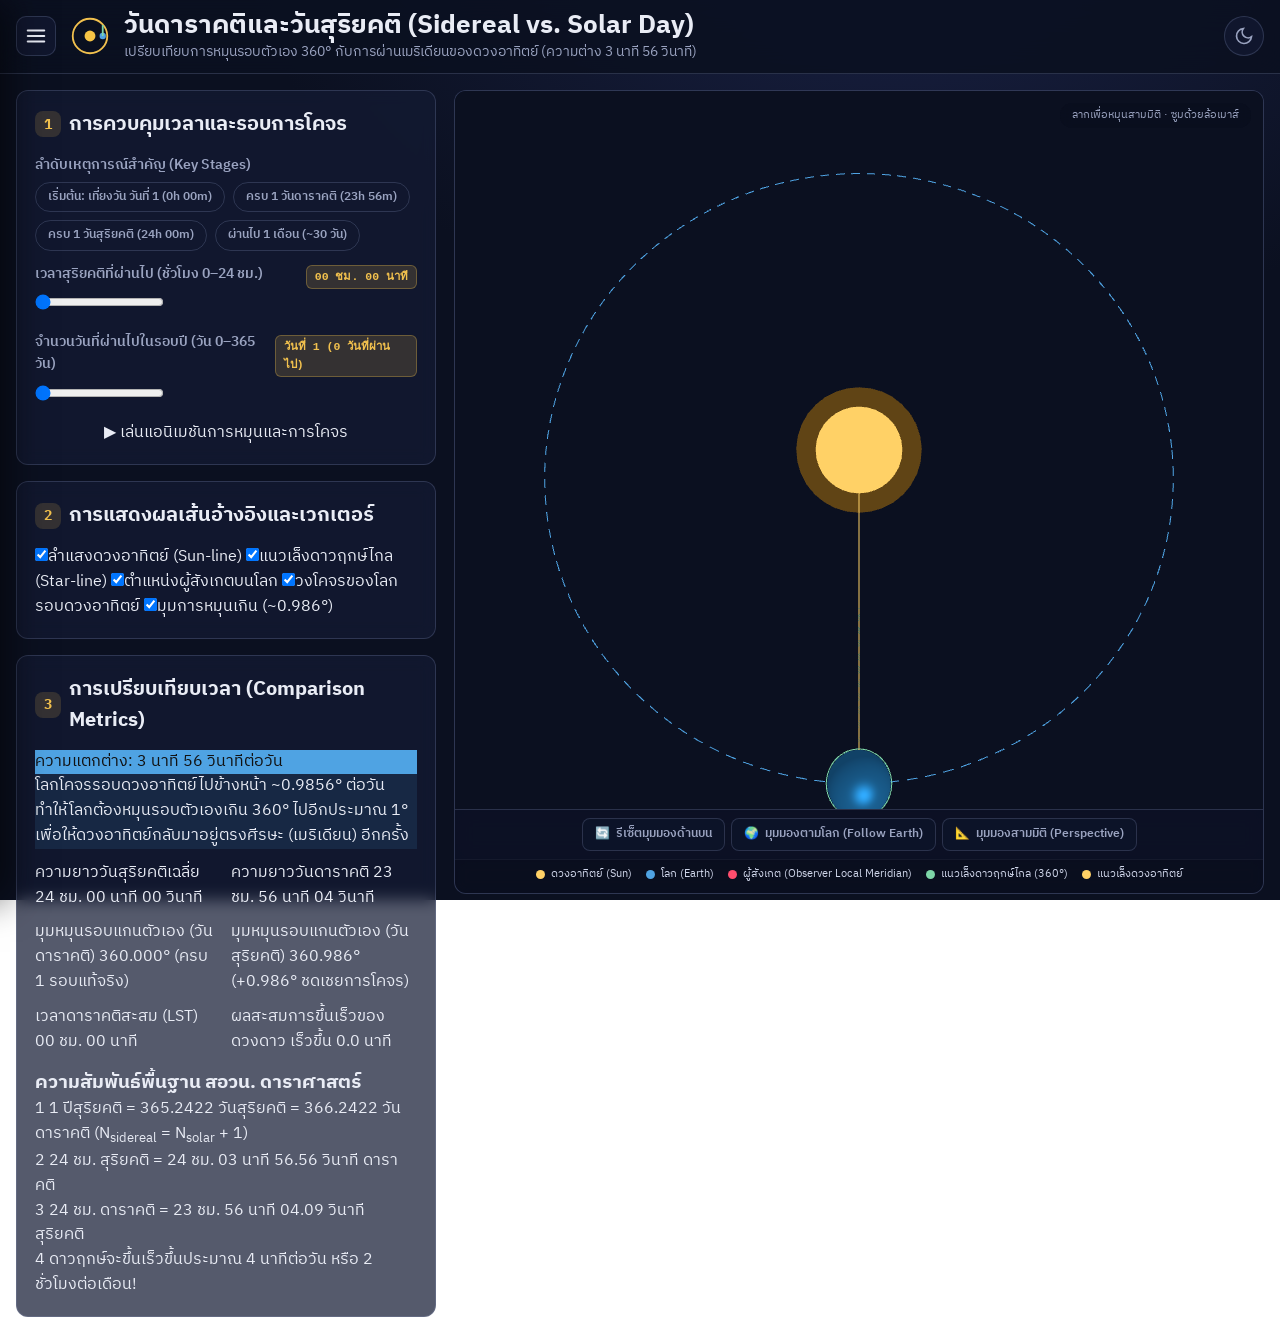
<file: sidereal-solar.html>
<!DOCTYPE html>
<html lang="th">
<head>
<meta charset="UTF-8">
<meta name="viewport" content="width=device-width, initial-scale=1.0, viewport-fit=cover">
<title>วันดาราคติและวันสุริยคติ — สอวน. ดาราศาสตร์</title>

<!-- ฟอนต์ไทย IBM Plex Sans Thai -->
<link rel="preconnect" href="https://fonts.googleapis.com">
<link rel="preconnect" href="https://fonts.gstatic.com" crossorigin>
<link href="https://fonts.googleapis.com/css2?family=IBM+Plex+Sans+Thai:wght@400;500;600;700&display=swap" rel="stylesheet">

<script type="importmap">
{
  "imports": {
    "three": "./vendor/three.module.js"
  }
}
</script>

<link rel="stylesheet" href="./style.css">
<link rel="icon" href="data:image/svg+xml,<svg xmlns=%22http://www.w3.org/2000/svg%22 viewBox=%220 0 100 100%22><text y=%22.9em%22 font-size=%2290%22>⏱️</text></svg>">
<meta name="theme-color" content="#0b1020">
<meta name="description" content="แบบจำลองวันดาราคติ (Sidereal Day) และวันสุริยคติ (Solar Day) ความแตกต่าง 4 นาทีต่อวัน สอวน. ดาราศาสตร์ ค่าย 1">
</head>
<body>
<div class="app">

  <!-- เมนูนำทางแบบลิ้นชักด้านข้าง (YouTube-style Collapsible Side Drawer) -->
  <div class="drawer-backdrop" id="drawerBackdrop" aria-hidden="true"></div>
  <aside class="side-drawer" id="sideDrawer" aria-label="สารบัญแบบจำลอง สอวน. ดาราศาสตร์">
    <div class="drawer-header">
      <div class="drawer-brand">
        <svg class="logo" width="34" height="34" viewBox="0 0 44 44" fill="none" aria-hidden="true">
          <circle cx="22" cy="22" r="19" stroke="var(--color-accent)" stroke-width="2"/>
          <ellipse cx="22" cy="22" rx="19" ry="7.5" stroke="var(--color-blue)" stroke-width="1.6" transform="rotate(-23 22 22)"/>
          <circle cx="35.5" cy="13" r="3" fill="var(--color-accent)"/>
        </svg>
        <div class="brand-text">
          <span class="drawer-title">POSN Astro Sim Hub</span>
          <span class="drawer-subtitle">หลักสูตรค่าย 1 สอวน. ดาราศาสตร์</span>
        </div>
      </div>
      <button type="button" class="drawer-close" id="drawerClose" aria-label="ปิดเมนูนำทาง" title="ปิดเมนู (Esc)">✕</button>
    </div>

    <div class="drawer-content">
      <div class="drawer-section">
        <div class="section-label">ภาพรวมบทเรียน</div>
        <a class="drawer-item" href="./index.html">
          <span class="item-icon">🌐</span>
          <div class="item-info">
            <span class="item-title">ทรงกลมท้องฟ้าและการแปลงพิกัด</span>
            <span class="item-sub">ระบบพิกัด 3 มิติ, เส้นสุริยะวิถี และการเดินเวลา</span>
          </div>
        </a>
      </div>

      <div class="drawer-section">
        <div class="section-label">ทรงกลมท้องฟ้าและระบบพิกัด</div>
        <a class="drawer-item" href="./circumpolar.html">
          <span class="item-icon">🔄</span>
          <div class="item-info">
            <span class="item-title">ดาวรอบขั้วและการขึ้นตกตามละติจูด</span>
            <span class="item-sub">ดาวไม่ตก, ขึ้นตกตามปกติ และมุมเงยสูงสุด</span>
          </div>
        </a>
        <a class="drawer-item" href="./seasons-ecliptic.html">
          <span class="item-icon">☀️</span>
          <div class="item-info">
            <span class="item-title">สุริยวิถี 4 ฤดูกาลและกลุ่มดาวจักราศี</span>
            <span class="item-sub">วิษุวัต, อายัน และทางเดินดวงอาทิตย์ในรอบปี</span>
          </div>
        </a>
      </div>

      <div class="drawer-section">
        <div class="section-label">ตรีโกณมิติทรงกลมและสามเหลี่ยมดาราศาสตร์</div>
        <a class="drawer-item" href="./pzx-triangle.html">
          <span class="item-icon">📐</span>
          <div class="item-info">
            <span class="item-title">สามเหลี่ยมดาราศาสตร์ PZX</span>
            <span class="item-sub">จุด P-Z-X และกฎโคไซน์/ไซน์ทรงกลม</span>
          </div>
        </a>
        <a class="drawer-item" href="./rise-set-condition.html">
          <span class="item-icon">🌅</span>
          <div class="item-info">
            <span class="item-title">สภาวะขึ้น-ตกและมุมชั่วโมงขึ้นตก</span>
            <span class="item-sub">เงื่อนไขการตัดขอบฟ้า cos H₀ = −tan φ tan δ</span>
          </div>
        </a>
      </div>

      <div class="drawer-section">
        <div class="section-label">ระบบเวลาและปฏิทินดาราศาสตร์</div>
        <a class="drawer-item active" href="./sidereal-solar.html">
          <span class="item-icon">⏱️</span>
          <div class="item-info">
            <span class="item-title">วันดาราคติและวันสุริยคติ</span>
            <span class="item-sub">ความแตกต่างของเวลาประมาณ 4 นาทีต่อวัน</span>
          </div>
        </a>
        <a class="drawer-item" href="./equation-of-time.html">
          <span class="item-icon">⏳</span>
          <div class="item-info">
            <span class="item-title">สมการเวลาและกราฟ Analemma</span>
            <span class="item-sub">ผลจากความรีวงโคจรและความเอียงแกนโลก</span>
          </div>
        </a>
        <a class="drawer-item" href="./julian-date.html">
          <span class="item-icon">📅</span>
          <div class="item-info">
            <span class="item-title">วันจูเลียน (Julian Date) และเวลาสากล</span>
            <span class="item-sub">เวลามาตรฐาน UTC+7 และการนับวันจูเลียน</span>
          </div>
        </a>
      </div>
    </div>

    <div class="drawer-footer">
      <div class="footer-meta">
        <span class="center-badge">ศูนย์ สอวน. โรงเรียนพรหมานุสรณ์จังหวัดเพชรบุรี</span>
        <span class="ref-text">อ้างอิง: เอกสารประกอบการเรียนฉบับเต็ม ค่าย 1</span>
      </div>
    </div>
  </aside>

  <!-- ส่วนหัวเว็บแอป -->
  <header class="app-header">
    <button type="button" class="menu-toggle" id="menuToggle" aria-label="เปิด/ปิดเมนูนำทาง" title="เปิดเมนูบทเรียนจำลอง (Side Menu)">
      <svg width="22" height="22" viewBox="0 0 24 24" fill="none" stroke="currentColor" stroke-width="2.2" stroke-linecap="round" stroke-linejoin="round">
        <line x1="3" y1="12" x2="21" y2="12"></line>
        <line x1="3" y1="6" x2="21" y2="6"></line>
        <line x1="3" y1="18" x2="21" y2="18"></line>
      </svg>
    </button>
    <svg class="logo" width="40" height="40" viewBox="0 0 44 44" fill="none" aria-hidden="true">
      <circle cx="22" cy="22" r="19" stroke="var(--color-accent)" stroke-width="2"/>
      <circle cx="22" cy="22" r="6" fill="#f6c445"/>
      <circle cx="36" cy="22" r="3.5" fill="#4fa3e3"/>
      <line x1="36" y1="22" x2="36" y2="10" stroke="#7dd6a8" stroke-width="2"/>
    </svg>
    <div class="title-block">
      <h1>วันดาราคติและวันสุริยคติ (Sidereal vs. Solar Day)</h1>
      <p>เปรียบเทียบการหมุนรอบตัวเอง 360° กับการผ่านเมริเดียนของดวงอาทิตย์ (ความต่าง 3 นาที 56 วินาที)</p>
    </div>
    <button class="theme-toggle" data-theme-toggle aria-label="สลับโหมดสว่าง/มืด" title="สลับโหมดสี">
      <svg width="20" height="20" viewBox="0 0 24 24" fill="none" stroke="currentColor" stroke-width="2"><path d="M21 12.79A9 9 0 1 1 11.21 3 7 7 0 0 0 21 12.79z"/></svg>
    </button>
  </header>

  <div class="layout">

    <!-- ============ ฝั่งซ้าย: แผงควบคุม ============ -->
    <aside class="panel">

      <!-- ตัวควบคุมเวลาและวัน -->
      <section class="card">
        <h2><span class="num">1</span>การควบคุมเวลาและรอบการโคจร</h2>

        <div class="field">
          <label>ลำดับเหตุการณ์สำคัญ (Key Stages)</label>
          <div class="chip-row" style="margin-top:6px;">
            <button type="button" class="chip" id="chipStage0">เริ่มต้น: เที่ยงวัน วันที่ 1 (0h 00m)</button>
            <button type="button" class="chip" id="chipStageSidereal">ครบ 1 วันดาราคติ (23h 56m)</button>
            <button type="button" class="chip" id="chipStageSolar">ครบ 1 วันสุริยคติ (24h 00m)</button>
            <button type="button" class="chip" id="chipStageMonth">ผ่านไป 1 เดือน (~30 วัน)</button>
          </div>
        </div>

        <div class="field">
          <div class="label-with-val">
            <label for="solarHours">เวลาสุริยคติที่ผ่านไป (ชั่วโมง 0–24 ชม.)</label>
            <span class="val-badge" id="valSolarHours">00 ชม. 00 นาที</span>
          </div>
          <input type="range" id="solarHours" min="0" max="24" step="0.05" value="0">
        </div>

        <div class="field">
          <div class="label-with-val">
            <label for="elapsedDays">จำนวนวันที่ผ่านไปในรอบปี (วัน 0–365 วัน)</label>
            <span class="val-badge" id="valElapsedDays">วันที่ 1 (0 วัน)</span>
          </div>
          <input type="range" id="elapsedDays" min="0" max="365" step="1" value="0">
        </div>

        <div class="field" style="margin-top:8px;">
          <button type="button" class="btn primary" id="btnPlayTime" style="width:100%;">
            <span id="playTimeIcon">▶</span> เล่นแอนิเมชันการหมุนและการโคจร
          </button>
        </div>
      </section>

      <!-- การตั้งค่าการมองเห็น -->
      <section class="card">
        <h2><span class="num">2</span>การแสดงผลเส้นอ้างอิงและเวกเตอร์</h2>
        <div class="toggles-grid">
          <label class="toggle"><input type="checkbox" id="chkShowSunRay" checked>ลำแสงดวงอาทิตย์ (Sun-line)</label>
          <label class="toggle"><input type="checkbox" id="chkShowStarRay" checked>แนวเล็งดาวฤกษ์ไกล (Star-line)</label>
          <label class="toggle"><input type="checkbox" id="chkShowObserver" checked>ตำแหน่งผู้สังเกตบนโลก</label>
          <label class="toggle"><input type="checkbox" id="chkShowOrbit" checked>วงโคจรของโลกรอบดวงอาทิตย์</label>
          <label class="toggle"><input type="checkbox" id="chkShowAngles" checked>มุมการหมุนเกิน (~0.986°)</label>
        </div>
      </section>

      <!-- ผลการเปรียบเทียบและการคำนวณ -->
      <section class="card results-card">
        <h2><span class="num">3</span>การเปรียบเทียบเวลา (Comparison Metrics)</h2>

        <div class="pzx-classification-box" style="margin-bottom:12px; background:rgba(79, 163, 227, 0.12); border-color:rgba(79, 163, 227, 0.35);">
          <div class="pzx-badge" style="background:#4fa3e3; color:#111;">ความแตกต่าง: 3 นาที 56 วินาทีต่อวัน</div>
          <p class="pzx-desc">โลกโคจรรอบดวงอาทิตย์ไปข้างหน้า ~0.9856° ต่อวัน ทำให้โลกต้องหมุนรอบตัวเองเกิน 360° ไปอีกประมาณ 1° เพื่อให้ดวงอาทิตย์กลับมาอยู่ตรงศีรษะ (เมริเดียน) อีกครั้ง</p>
        </div>

        <div class="result-grid">
          <div class="result-item">
            <span class="k">ความยาววันสุริยคติเฉลี่ย</span>
            <span class="v highlight">24 ชม. 00 นาที 00 วินาที</span>
          </div>
          <div class="result-item">
            <span class="k">ความยาววันดาราคติ</span>
            <span class="v highlight">23 ชม. 56 นาที 04 วินาที</span>
          </div>
          <div class="result-item">
            <span class="k">มุมหมุนรอบแกนตัวเอง (วันดาราคติ)</span>
            <span class="v">360.000° (ครบ 1 รอบแท้จริง)</span>
          </div>
          <div class="result-item">
            <span class="k">มุมหมุนรอบแกนตัวเอง (วันสุริยคติ)</span>
            <span class="v">360.986° (+0.986° ชดเชยการโคจร)</span>
          </div>
          <div class="result-item">
            <span class="k">เวลาดาราคติสะสม (LST)</span>
            <span class="v" id="resAccumSidereal">00 ชม. 00 นาที</span>
          </div>
          <div class="result-item">
            <span class="k">ผลสะสมการขึ้นเร็วของดวงดาว</span>
            <span class="v highlight" id="resDriftTime">เร็วขึ้น 0 นาที</span>
          </div>
        </div>

        <div class="derivation-card" style="margin-top:14px;">
          <h3>ความสัมพันธ์พื้นฐาน สอวน. ดาราศาสตร์</h3>
          <div class="step-line"><span class="step-num">1</span> 1 ปีสุริยคติ = 365.2422 วันสุริยคติ = 366.2422 วันดาราคติ (N<sub>sidereal</sub> = N<sub>solar</sub> + 1)</div>
          <div class="step-line"><span class="step-num">2</span> 24 ชม. สุริยคติ = 24 ชม. 03 นาที 56.56 วินาที ดาราคติ</div>
          <div class="step-line"><span class="step-num">3</span> 24 ชม. ดาราคติ = 23 ชม. 56 นาที 04.09 วินาที สุริยคติ</div>
          <div class="step-line"><span class="step-num">4</span> ดาวฤกษ์จะขึ้นเร็วขึ้นประมาณ 4 นาทีต่อวัน หรือ 2 ชั่วโมงต่อเดือน!</div>
        </div>
      </section>

    </aside>

    <!-- ============ ฝั่งขวา: ทรงกลมท้องฟ้า 3D ============ -->
    <section class="sky-card" aria-label="วันดาราคติและวันสุริยคติ">
      <div class="stage" id="stage"></div>
      <div class="hint">ลากเพื่อหมุนสามมิติ · ซูมด้วยล้อเมาส์</div>

      <div class="sky-controls-wrap">
        <!-- แถบปุ่มลัดบนมือถือ (แสดงเฉพาะหน้าจอ <= 768px) -->
        <div class="mobile-control-bar">
          <button type="button" class="mobile-dropdown-btn" id="btnToggleLayersMenu" aria-expanded="false" title="เลือกมุมมองกล้อง">
            <span>👁️</span> มุมมอง ▾
          </button>
          <button type="button" class="mobile-dropdown-btn" id="btnToggleLegendMenu" aria-expanded="false" title="ดูความหมายสัญลักษณ์สี">
            <span>ℹ️</span> สัญลักษณ์สี ▾
          </button>
          <button type="button" class="tool-btn mobile-quick-btn" id="btnResetView" title="รีเซ็ตมุมมอง">
            <span>🔄</span> รีเซ็ต
          </button>
        </div>

        <!-- แถบเครื่องมือมุมมองกล้องด้านล่างจอ -->
        <div class="stage-toolbar" id="stageToolbarLayers">
          <button type="button" class="tool-btn" id="btnResetViewDesktop" title="รีเซ็ตมุมมอง">
            <span>🔄</span> รีเซ็ตมุมมองด้านบน
          </button>
          <button type="button" class="tool-btn" id="btnViewEarthFollow" title="มองใกล้โลก">
            <span>🌍</span> มุมมองตามโลก (Follow Earth)
          </button>
          <button type="button" class="tool-btn" id="btnViewPerspective" title="มุมมอง 3 มิติเฉียง">
            <span>📐</span> มุมมองสามมิติ (Perspective)
          </button>
        </div>

        <div class="legend" id="stageLegend">
          <span class="item"><span class="dot" style="background:#ffd166"></span>ดวงอาทิตย์ (Sun)</span>
          <span class="item"><span class="dot" style="background:#4fa3e3"></span>โลก (Earth)</span>
          <span class="item"><span class="dot" style="background:#ff4d6d"></span>ผู้สังเกต (Observer Local Meridian)</span>
          <span class="item"><span class="dot" style="background:#7dd6a8"></span>แนวเล็งดาวฤกษ์ไกล (360°)</span>
          <span class="item"><span class="dot" style="background:#ffd166"></span>แนวเล็งดวงอาทิตย์</span>
        </div>
      </div>
    </section>

  </div>
</div>

<script type="module" src="./sidereal-solar-app.js"></script>
</body>
</html>
</file>
<file: style.css>
/* ============ Design tokens ============ */
:root,
[data-theme='dark'] {
  --color-bg: #0b1020;
  --color-bg-grad: radial-gradient(1200px 800px at 70% -10%, #1a2246 0%, #0b1020 55%);
  --color-surface: rgba(20, 27, 52, 0.72);
  --color-surface-solid: #141b34;
  --color-border: rgba(150, 165, 210, 0.22);
  --color-text: #e9ecf5;
  --color-text-muted: #9aa3c0;
  --color-accent: #f2c14e;        /* สีทอง — ดาว/เป้าหมาย */
  --color-accent-soft: rgba(242, 193, 78, 0.16);
  --color-blue: #6ea8e8;          /* เส้นศูนย์สูตรฟ้า */
  --color-danger: #e86a6a;        /* เป้าหมายใต้ขอบฟ้า */
  --color-grid: rgba(160, 175, 215, 0.16); /* กริด RA/Dec */
  --radius-md: 12px;
  --font-body: 'IBM Plex Sans Thai', 'Noto Sans Thai', sans-serif;
  --text-xs: 12px;
  --text-sm: 14px;
  --text-base: 16px;
  --text-lg: 20px;
  --text-xl: 26px;
}
[data-theme='light'] {
  --color-bg: #eef1f8;
  --color-bg-grad: radial-gradient(1200px 800px at 70% -10%, #ffffff 0%, #e4e9f5 60%);
  --color-surface: rgba(255, 255, 255, 0.8);
  --color-surface-solid: #ffffff;
  --color-border: rgba(60, 75, 120, 0.18);
  --color-text: #23283d;
  --color-text-muted: #5a6480;
  --color-accent: #b07f16;
  --color-accent-soft: rgba(176, 127, 22, 0.12);
  --color-blue: #2d6cb5;
  --color-danger: #c04747;
  --color-grid: rgba(60, 75, 120, 0.14);
}

/* ============ Base ============ */
*, *::before, *::after { box-sizing: border-box; margin: 0; padding: 0; }
html { -webkit-text-size-adjust: none; text-size-adjust: none; }

/* Modern global scrollbar for all browsers */
* {
  scrollbar-width: thin;
  scrollbar-color: rgba(150, 165, 210, 0.28) transparent;
}
::-webkit-scrollbar {
  width: 6px;
  height: 6px;
}
::-webkit-scrollbar-track {
  background: transparent;
}
::-webkit-scrollbar-thumb {
  background: rgba(150, 165, 210, 0.26);
  border-radius: 999px;
  transition: background .18s ease;
}
::-webkit-scrollbar-thumb:hover {
  background: rgba(242, 193, 78, 0.55);
}
::-webkit-scrollbar-corner {
  background: transparent;
}

[data-theme='light'] * {
  scrollbar-color: rgba(90, 110, 160, 0.32) transparent;
}
[data-theme='light'] ::-webkit-scrollbar-thumb {
  background: rgba(90, 110, 160, 0.28);
}
[data-theme='light'] ::-webkit-scrollbar-thumb:hover {
  background: var(--color-accent);
}

body {
  min-height: 100dvh;
  font-family: var(--font-body);
  font-size: var(--text-base);
  color: var(--color-text);
  background: var(--color-bg-grad);
  background-attachment: fixed;
  line-height: 1.55;
}
input, button, select { font: inherit; color: inherit; }
button { cursor: pointer; background: none; border: none; }
:focus-visible { outline: 2px solid var(--color-accent); outline-offset: 2px; border-radius: 4px; }

/* ============ Layout ============ */
.app { max-width: 1400px; margin: 0 auto; padding: 16px; }

header.app-header {
  position: sticky;
  top: 0;
  z-index: 100;
  display: flex;
  align-items: center;
  gap: 14px;
  padding: 10px 16px;
  margin: -16px -16px 16px -16px;
  background: rgba(11, 16, 32, 0.88);
  backdrop-filter: blur(16px);
  -webkit-backdrop-filter: blur(16px);
  border-bottom: 1px solid var(--color-border);
}
[data-theme='light'] header.app-header {
  background: rgba(238, 241, 248, 0.92);
}

.menu-toggle {
  width: 40px; height: 40px; border-radius: 10px;
  display: grid; place-items: center;
  border: 1px solid var(--color-border);
  background: var(--color-surface);
  color: var(--color-text);
  cursor: pointer;
  flex: 0 0 auto;
  transition: all .18s ease;
}
.menu-toggle:hover {
  color: var(--color-accent);
  border-color: var(--color-accent);
  background: var(--color-accent-soft);
  transform: scale(1.04);
}
.logo { flex: 0 0 auto; }
.title-block { min-width: 0; }
.title-block h1 { font-size: var(--text-xl); font-weight: 700; line-height: 1.2; }
.title-block p { font-size: var(--text-sm); color: var(--color-text-muted); }
.theme-toggle {
  margin-left: auto;
  width: 40px; height: 40px; border-radius: 50%;
  display: grid; place-items: center;
  border: 1px solid var(--color-border);
  background: var(--color-surface);
  color: var(--color-text-muted);
  transition: color .18s, border-color .18s;
  flex: 0 0 auto;
}
.theme-toggle:hover { color: var(--color-accent); border-color: var(--color-accent); }

@media (max-width: 640px) {
  .app { padding: 8px 10px 24px; }
  header.app-header {
    margin: -8px -10px 14px -10px;
    padding: 8px 10px;
    gap: 10px;
  }
  .menu-toggle {
    width: 36px;
    height: 36px;
    border-radius: 8px;
  }
  .menu-toggle svg {
    width: 19px;
    height: 19px;
  }
  .logo {
    width: 34px;
    height: 34px;
  }
  .title-block h1 {
    font-size: 1.15rem;
    line-height: 1.22;
  }
  .title-block p {
    font-size: 11px;
    line-height: 1.3;
    white-space: nowrap;
    overflow: hidden;
    text-overflow: ellipsis;
  }
  .theme-toggle {
    width: 36px;
    height: 36px;
  }
}

/* ============ YouTube-Style Side Drawer Navigation ============ */
.drawer-backdrop {
  position: fixed;
  inset: 0;
  background: rgba(6, 10, 22, 0.65);
  backdrop-filter: blur(5px);
  -webkit-backdrop-filter: blur(5px);
  z-index: 998;
  opacity: 0;
  pointer-events: none;
  transition: opacity .25s ease;
}
body.drawer-open .drawer-backdrop,
.drawer-backdrop.open {
  opacity: 1;
  pointer-events: auto;
}

.side-drawer {
  position: fixed;
  top: 0;
  left: 0;
  bottom: 0;
  width: 330px;
  max-width: 86vw;
  background: #10162a;
  border-right: 1px solid var(--color-border);
  box-shadow: 10px 0 35px rgba(0, 0, 0, 0.55);
  z-index: 999;
  display: flex;
  flex-direction: column;
  transform: translateX(-100%);
  transition: transform .26s cubic-bezier(0.16, 1, 0.3, 1);
}
[data-theme='light'] .side-drawer {
  background: #ffffff;
  box-shadow: 10px 0 35px rgba(40, 50, 80, 0.16);
}
body.drawer-open .side-drawer,
.side-drawer.open {
  transform: translateX(0);
}

.drawer-header {
  display: flex;
  align-items: center;
  justify-content: space-between;
  padding: 16px 18px;
  border-bottom: 1px solid var(--color-border);
  background: rgba(255, 255, 255, 0.02);
}
.drawer-brand {
  display: flex;
  align-items: center;
  gap: 12px;
}
.drawer-brand .brand-text {
  display: flex;
  flex-direction: column;
}
.drawer-title {
  font-size: var(--text-base);
  font-weight: 700;
  color: var(--color-text);
  line-height: 1.2;
}
.drawer-subtitle {
  font-size: 11px;
  color: var(--color-accent);
  font-weight: 500;
}
.drawer-close {
  width: 32px;
  height: 32px;
  border-radius: 8px;
  display: grid;
  place-items: center;
  font-size: 15px;
  color: var(--color-text-muted);
  border: 1px solid transparent;
  transition: all .16s ease;
}
.drawer-close:hover {
  color: var(--color-text);
  border-color: var(--color-border);
  background: rgba(255, 255, 255, 0.08);
}

.drawer-content {
  flex: 1 1 auto;
  overflow-y: auto;
  padding: 10px 12px 20px;
  display: flex;
  flex-direction: column;
  gap: 12px;
}
.drawer-content::-webkit-scrollbar {
  width: 5px;
}
.drawer-content::-webkit-scrollbar-thumb {
  background: rgba(150, 165, 210, 0.22);
  border-radius: 4px;
}

.drawer-section {
  display: flex;
  flex-direction: column;
  gap: 3px;
}
.section-label {
  font-size: 11px;
  font-weight: 600;
  color: var(--color-text-muted);
  padding: 8px 10px 3px;
  letter-spacing: 0.3px;
  border-bottom: 1px solid rgba(150, 165, 210, 0.08);
  margin-bottom: 3px;
}

.drawer-item {
  display: flex;
  align-items: flex-start;
  gap: 12px;
  padding: 9px 12px;
  border-radius: 9px;
  text-decoration: none;
  color: var(--color-text);
  border: 1px solid transparent;
  transition: all .16s ease;
}
.drawer-item:hover {
  background: rgba(255, 255, 255, 0.06);
  border-color: rgba(150, 165, 210, 0.15);
  transform: translateX(2px);
}
.drawer-item.active {
  background: var(--color-accent-soft);
  border-color: rgba(242, 193, 78, 0.35);
}
.drawer-item .item-icon {
  font-size: 18px;
  flex: 0 0 auto;
  width: 24px;
  text-align: center;
  margin-top: 1px;
}
.drawer-item .item-info {
  display: flex;
  flex-direction: column;
  flex: 1 1 auto;
  min-width: 0;
}
.drawer-item .item-title {
  font-size: 13.5px;
  font-weight: 500;
  line-height: 1.35;
  color: var(--color-text);
  white-space: normal;
  word-break: break-word;
}
.drawer-item.active .item-title {
  color: var(--color-accent);
  font-weight: 600;
}
.drawer-item .item-sub {
  font-size: 11px;
  color: var(--color-text-muted);
  line-height: 1.3;
  margin-top: 2px;
  white-space: normal;
  word-break: break-word;
}

.drawer-footer {
  padding: 14px 18px;
  border-top: 1px solid var(--color-border);
  background: rgba(0, 0, 0, 0.15);
}
.footer-meta {
  display: flex;
  flex-direction: column;
  gap: 4px;
}
.footer-meta .center-badge {
  font-size: 11px;
  font-weight: 600;
  color: var(--color-text);
}
.footer-meta .ref-text {
  font-size: 10px;
  color: var(--color-text-muted);
}

/* ============ Quick Module Bar ============ */
.module-nav {
  display: flex;
  align-items: center;
  gap: 8px;
  margin-bottom: 16px;
  padding: 6px 8px;
  background: var(--color-surface);
  border: 1px solid var(--color-border);
  border-radius: var(--radius-md);
  backdrop-filter: blur(12px);
  overflow-x: auto;
  -webkit-overflow-scrolling: touch;
  scrollbar-width: thin;
  scrollbar-color: rgba(150, 165, 210, 0.28) transparent;
}
.module-nav::-webkit-scrollbar {
  height: 4px;
}
.module-nav::-webkit-scrollbar-track {
  background: rgba(0, 0, 0, 0.14);
  border-radius: 999px;
  margin: 0 8px;
}
.module-nav::-webkit-scrollbar-thumb {
  background: rgba(150, 165, 210, 0.35);
  border-radius: 999px;
  transition: background .18s;
}
.module-nav::-webkit-scrollbar-thumb:hover {
  background: var(--color-accent);
}

.nav-tab {
  display: inline-flex;
  align-items: center;
  gap: 8px;
  padding: 8px 14px;
  border-radius: 8px;
  font-size: var(--text-sm);
  font-weight: 500;
  color: var(--color-text-muted);
  text-decoration: none;
  white-space: nowrap;
  transition: all .18s ease;
  flex: 0 0 auto;
}
.nav-tab:hover {
  color: var(--color-text);
  background: rgba(255, 255, 255, 0.05);
}
.nav-tab.active {
  color: var(--color-text);
  background: var(--color-accent-soft);
  border: 1px solid rgba(242, 193, 78, 0.4);
  font-weight: 600;
}
.btn-open-menu-chip {
  background: rgba(110, 168, 232, 0.12);
  border: 1px solid rgba(110, 168, 232, 0.28);
  color: var(--color-blue);
}
.btn-open-menu-chip:hover {
  background: rgba(110, 168, 232, 0.22);
  color: var(--color-text);
}

.layout {
  display: grid;
  grid-template-columns: 420px 1fr;
  grid-template-areas: "panel sky";
  gap: 18px;
  align-items: start;
}
@media (max-width: 960px) {
  .layout {
    grid-template-columns: 1fr;
    grid-template-areas: "sky" "panel";
  }
}

/* ============ ฝั่งขวา: ทรงกลมท้องฟ้า (พื้นที่แบบจำลอง 3 มิติ) ============ */
.sky-card {
  grid-area: sky;
  position: sticky;
  top: 76px;
  border: 1px solid var(--color-border);
  border-radius: var(--radius-md);
  background: var(--color-surface);
  backdrop-filter: blur(12px);
  overflow: hidden;
  height: calc(100vh - 96px);
  min-height: 580px;
  display: flex;
  flex-direction: column;
}
.sky-card canvas, .stage canvas, .stage { display: block; width: 100%; height: 100%; touch-action: none; }
.sky-card .stage {
  position: relative;
  flex: 1 1 auto;
  min-height: 0;
  width: 100%;
}
@media (max-width: 960px) {
  .sky-card {
    position: relative;
    top: 0;
    min-height: unset;
    height: auto;
  }
  .sky-card .stage {
    height: 56vh;
    min-height: 380px;
    max-height: 520px;
  }
}

/* ============ แถบควบคุม 3D: รองรับทั้ง Desktop Bar และ Mobile Dropdown ============ */
.sky-controls-wrap {
  position: relative;
  width: 100%;
  display: flex;
  flex-direction: column;
}

.mobile-control-bar {
  display: none;
}

/* แถบเครื่องมือควบคุมการแสดงผลบนจอ 3D — วางด้านล่างเวที 3D โดยไม่บังโมเดล */
.stage-toolbar {
  position: relative;
  z-index: 10;
  display: flex;
  flex-wrap: wrap;
  justify-content: center;
  align-items: center;
  gap: 6px;
  padding: 8px 12px;
  background: rgba(12, 17, 36, 0.88);
  border-top: 1px solid var(--color-border);
  backdrop-filter: blur(10px);
}
.tool-btn {
  display: inline-flex;
  align-items: center;
  gap: 6px;
  padding: 6px 12px;
  border-radius: 8px;
  background: rgba(14, 20, 42, 0.85);
  border: 1px solid var(--color-border);
  backdrop-filter: blur(8px);
  color: var(--color-text-muted);
  font-size: var(--text-xs);
  font-weight: 600;
  cursor: pointer;
  user-select: none;
  transition: all .16s ease;
  pointer-events: auto;
}
.tool-btn:hover {
  color: var(--color-text);
  border-color: rgba(255, 255, 255, 0.35);
  background: rgba(22, 30, 60, 0.95);
}
.tool-btn.active {
  color: var(--color-text);
  background: var(--color-accent-soft);
  border-color: var(--color-accent);
}
.tool-btn.active-blue {
  background: rgba(110, 168, 232, 0.22);
  border-color: var(--color-blue);
  color: #a8d0f8;
}
.tool-btn.active-green {
  background: rgba(125, 214, 168, 0.22);
  border-color: #7dd6a8;
  color: #7dd6a8;
}
.tool-btn.active-amber {
  background: rgba(251, 191, 36, 0.22);
  border-color: #fbbf24;
  color: #fbbf24;
}
[data-theme='light'] .stage-toolbar {
  background: rgba(240, 244, 252, 0.92);
  border-top-color: var(--color-border);
}
[data-theme='light'] .tool-btn {
  background: rgba(255, 255, 255, 0.88);
  color: #4a5578;
}
[data-theme='light'] .tool-btn:hover {
  background: #ffffff;
  color: #1e2540;
}

.legend {
  position: relative;
  z-index: 9;
  display: flex;
  flex-wrap: wrap;
  justify-content: center;
  align-items: center;
  gap: 4px 14px;
  padding: 6px 12px 10px;
  background: rgba(8, 12, 26, 0.78);
  border-top: 1px solid rgba(150, 165, 210, 0.08);
  backdrop-filter: blur(6px);
  font-size: 11px;
  color: #cfd6ea;
}
.legend .item, .legend .legend-item { display: inline-flex; align-items: center; gap: 6px; }
.legend .dot, .legend .legend-dot { width: 9px; height: 9px; border-radius: 50%; flex: 0 0 auto; }
[data-theme='light'] .legend {
  background: rgba(230, 236, 248, 0.85);
  border-top-color: rgba(60, 75, 120, 0.12);
  color: #3b4566;
}

.hint {
  position: absolute;
  right: 12px;
  top: 12px;
  font-size: 11px;
  color: var(--color-text-muted);
  background: rgba(10, 14, 30, 0.65);
  backdrop-filter: blur(6px);
  padding: 4px 12px;
  border-radius: 999px;
  pointer-events: none;
  z-index: 5;
}
[data-theme='light'] .hint {
  background: rgba(255, 255, 255, 0.8);
  color: #4a5578;
}

/* ============ Mobile Dropdown & Popover Panel System (<= 768px) ============ */
@media (max-width: 768px) {
  .mobile-control-bar {
    display: flex;
    align-items: center;
    justify-content: space-between;
    gap: 6px;
    padding: 8px 10px;
    background: rgba(12, 17, 36, 0.95);
    border-top: 1px solid var(--color-border);
    position: relative;
    z-index: 20;
  }
  .mobile-dropdown-btn {
    flex: 1 1 0;
    display: inline-flex;
    align-items: center;
    justify-content: center;
    gap: 5px;
    padding: 7px 8px;
    border-radius: 8px;
    font-size: 11.5px;
    font-weight: 600;
    color: var(--color-text);
    background: rgba(20, 28, 56, 0.85);
    border: 1px solid var(--color-border);
    cursor: pointer;
    transition: all .16s ease;
    white-space: nowrap;
  }
  .mobile-dropdown-btn:hover,
  .mobile-dropdown-btn.active {
    background: var(--color-accent-soft);
    border-color: var(--color-accent);
    color: var(--color-accent);
  }
  [data-theme='light'] .mobile-control-bar {
    background: rgba(240, 244, 252, 0.95);
  }
  [data-theme='light'] .mobile-dropdown-btn {
    background: rgba(255, 255, 255, 0.9);
    color: #23283d;
  }
  [data-theme='light'] .mobile-dropdown-btn.active {
    background: var(--color-accent-soft);
    color: var(--color-accent);
  }
  .mobile-quick-btn {
    flex: 0 0 auto;
    padding: 7px 11px;
    font-size: 11.5px;
  }

  /* Touch-action and accessible tap responsiveness */
  .tool-btn,
  .chip,
  .mobile-dropdown-btn,
  .mobile-quick-btn,
  .btn-play-pause,
  .chip-speed,
  .chip-step,
  .drawer-toggle,
  .theme-toggle {
    touch-action: manipulation;
  }

  /* เมนูป๊อปอัป Dropdown ตัวเลือกแสดง/ซ่อน และ สัญลักษณ์สี */
  .sky-controls-wrap .stage-toolbar,
  .sky-controls-wrap .legend,
  #stageToolbarLayers,
  #stageLegend {
    display: none;
    position: absolute;
    bottom: calc(100% + 6px);
    left: 8px;
    right: 8px;
    max-height: 52vh;
    overflow-y: auto;
    -webkit-overflow-scrolling: touch;
    background: rgba(10, 15, 34, 0.96);
    backdrop-filter: blur(16px);
    -webkit-backdrop-filter: blur(16px);
    border: 1px solid rgba(150, 165, 210, 0.32);
    border-radius: 12px;
    box-shadow: 0 12px 32px rgba(0, 0, 0, 0.7);
    z-index: 25;
    animation: popoverFadeIn .16s ease-out;
  }
  .sky-controls-wrap .stage-toolbar.open-popover,
  .sky-controls-wrap .legend.open-popover,
  #stageToolbarLayers.open-popover,
  #stageLegend.open-popover {
    display: flex !important;
    flex-direction: column !important;
  }
  .sky-controls-wrap .stage-toolbar,
  #stageToolbarLayers {
    padding: 10px;
    gap: 6px;
    align-items: stretch;
  }
  .sky-controls-wrap .stage-toolbar .tool-btn,
  #stageToolbarLayers .tool-btn {
    width: 100%;
    justify-content: flex-start;
    padding: 8px 12px;
    font-size: 12px;
    border-radius: 8px;
    border: 1px solid rgba(150, 165, 210, 0.16);
  }
  .sky-controls-wrap .legend,
  #stageLegend {
    padding: 12px 14px;
    gap: 8px;
    align-items: stretch;
  }
  .sky-controls-wrap .legend .item,
  .sky-controls-wrap .legend .legend-item,
  #stageLegend .item,
  #stageLegend .legend-item {
    padding: 3px 0;
    font-size: 12px;
    justify-content: flex-start;
  }

  [data-theme='light'] .sky-controls-wrap .stage-toolbar,
  [data-theme='light'] .sky-controls-wrap .legend,
  [data-theme='light'] #stageToolbarLayers,
  [data-theme='light'] #stageLegend {
    background: rgba(255, 255, 255, 0.98);
    border-color: rgba(60, 75, 120, 0.25);
    box-shadow: 0 12px 28px rgba(20, 30, 60, 0.2);
  }

  .hint {
    font-size: 10px;
    padding: 3px 9px;
    top: 8px;
    right: 8px;
  }
}

@keyframes popoverFadeIn {
  from { opacity: 0; transform: translateY(6px); }
  to { opacity: 1; transform: translateY(0); }
}

/* ============ Coordinate Mode Toggle & Target Chips ============ */
.coord-mode-toggle {
  display: flex;
  background: rgba(15, 22, 45, 0.65);
  border: 1px solid var(--color-border);
  border-radius: 10px;
  padding: 4px;
  gap: 4px;
  margin-bottom: 14px;
}
[data-theme='light'] .coord-mode-toggle {
  background: rgba(230, 235, 248, 0.85);
}
.mode-tab {
  flex: 1 1 50%;
  padding: 8px 10px;
  font-size: var(--text-xs);
  font-weight: 600;
  border-radius: 7px;
  color: var(--color-text-muted);
  cursor: pointer;
  background: transparent;
  border: 1px solid transparent;
  transition: all .16s ease;
  text-align: center;
}
.mode-tab:hover {
  color: var(--color-text);
  background: rgba(255, 255, 255, 0.05);
}
.mode-tab.active {
  color: var(--color-text);
  background: var(--color-accent-soft);
  border-color: rgba(242, 193, 78, 0.4);
  font-weight: 700;
}
.chip-target {
  font-size: 11px;
  padding: 4px 9px;
  border-radius: 7px;
  border: 1px solid var(--color-border);
  background: rgba(20, 27, 52, 0.6);
  color: var(--color-text-muted);
  cursor: pointer;
  transition: all .15s ease;
}
.chip-target:hover {
  color: var(--color-accent);
  border-color: var(--color-accent);
  background: var(--color-accent-soft);
}
.result-box.highlight-calc {
  border-color: rgba(242, 193, 78, 0.5);
  background: rgba(242, 193, 78, 0.08);
}

/* ============ ฝั่งซ้าย: ควบคุมและผลลัพธ์ ============ */
.panel { grid-area: panel; display: flex; flex-direction: column; gap: 16px; }
.card {
  border: 1px solid var(--color-border);
  border-radius: var(--radius-md);
  background: var(--color-surface);
  backdrop-filter: blur(8px);
  padding: 18px;
}
.card h2 {
  font-size: var(--text-lg); font-weight: 700;
  display: flex; align-items: center; gap: 8px;
  margin-bottom: 14px;
}
.card h2 .num {
  width: 26px; height: 26px; border-radius: 8px;
  display: grid; place-items: center;
  background: var(--color-accent-soft);
  color: var(--color-accent);
  font-size: var(--text-sm); font-weight: 700;
  flex: 0 0 auto;
}
.field { margin-bottom: 12px; }
.field:last-child { margin-bottom: 0; }
.field label {
  display: block; font-size: var(--text-sm); font-weight: 600;
  color: var(--color-text-muted); margin-bottom: 6px;
}
.field .hint-text { font-size: var(--text-xs); color: var(--color-text-muted); margin-top: 4px; }
input[type='number'], input[type='datetime-local'], select {
  width: 100%;
  padding: 9px 12px;
  border-radius: 8px;
  border: 1px solid var(--color-border);
  background: var(--color-surface-solid);
  color: var(--color-text);
  font-variant-numeric: tabular-nums;
}
select { appearance: none; background-image: linear-gradient(45deg, transparent 50%, var(--color-text-muted) 50%), linear-gradient(135deg, var(--color-text-muted) 50%, transparent 50%); background-position: calc(100% - 18px) 50%, calc(100% - 13px) 50%; background-size: 5px 5px; background-repeat: no-repeat; }
.row { display: grid; grid-template-columns: 1fr 1fr; gap: 12px; }
.row-3 { display: grid; grid-template-columns: 1fr 1fr 1fr; gap: 12px; }

.chip-row { display: flex; flex-wrap: wrap; gap: 8px; margin-top: 8px; }
.chip {
  padding: 5px 12px; border-radius: 999px;
  font-size: var(--text-xs); font-weight: 600;
  border: 1px solid var(--color-border);
  color: var(--color-text-muted);
  transition: all .18s;
}
.chip:hover { border-color: var(--color-accent); color: var(--color-accent); }
.chip.active { background: var(--color-accent-soft); border-color: var(--color-accent); color: var(--color-accent); }

.check-row { display: flex; align-items: center; gap: 8px; font-size: var(--text-sm); }
.check-row input { width: 16px; height: 16px; accent-color: var(--color-accent); }

/* กล่องควบคุมการจำลองเดินเวลา */
.time-control-box {
  background: rgba(127, 150, 200, 0.08);
  border: 1px solid var(--color-border);
  border-radius: var(--radius-sm);
  padding: 12px;
}
.time-control-header {
  display: flex;
  align-items: center;
  justify-content: space-between;
  gap: 10px;
  margin-bottom: 10px;
}
.tc-title {
  font-size: var(--text-xs);
  font-weight: 700;
  color: var(--color-text);
}
.btn-play-pause {
  display: inline-flex;
  align-items: center;
  gap: 6px;
  padding: 6px 14px;
  border-radius: 999px;
  background: var(--color-accent);
  color: #0b1020;
  font-weight: 700;
  font-size: var(--text-xs);
  cursor: pointer;
  border: none;
  transition: all .16s ease;
}
.btn-play-pause:hover {
  filter: brightness(1.15);
  transform: translateY(-1px);
}
.btn-play-pause.playing {
  background: #f87171;
  color: #ffffff;
}
.speed-row, .step-row {
  display: flex;
  flex-wrap: wrap;
  align-items: center;
  gap: 6px;
}
.speed-label {
  font-size: var(--text-xs);
  color: var(--color-text-muted);
}
.chip-speed, .chip-step {
  padding: 4px 10px;
  border-radius: 6px;
  font-size: var(--text-xs);
  font-weight: 600;
  background: var(--color-surface);
  border: 1px solid var(--color-border);
  color: var(--color-text-muted);
  cursor: pointer;
  transition: all .15s;
}
.chip-speed:hover, .chip-step:hover {
  border-color: var(--color-accent);
  color: var(--color-text);
}
.chip-speed.active {
  background: var(--color-accent-soft);
  border-color: var(--color-accent);
  color: var(--color-accent);
}

/* ผลลัพธ์ */
.result-grid { display: grid; grid-template-columns: repeat(auto-fit, minmax(150px, 1fr)); gap: 10px; }
.result-box {
  border: 1px solid var(--color-border);
  border-radius: 10px;
  padding: 10px 14px;
  background: rgba(127, 150, 200, 0.06);
}
.result-box .label { font-size: var(--text-xs); color: var(--color-text-muted); font-weight: 600; }
.result-box .value {
  font-size: var(--text-lg); font-weight: 700;
  font-variant-numeric: tabular-nums lining-nums;
  color: var(--color-accent);
}
.result-box .sub { font-size: var(--text-xs); color: var(--color-text-muted); }
.status-line {
  margin-top: 12px; padding: 9px 14px; border-radius: 8px;
  font-size: var(--text-sm); font-weight: 600;
  background: var(--color-accent-soft); color: var(--color-accent);
  border: 1px solid color-mix(in oklab, var(--color-accent) 40%, transparent);
}
.status-line.below { background: color-mix(in oklab, var(--color-danger) 12%, transparent); color: var(--color-danger); border-color: color-mix(in oklab, var(--color-danger) 40%, transparent); }

.note { font-size: var(--text-xs); color: var(--color-text-muted); line-height: 1.6; }
.math-note { font-size: var(--text-sm); color: var(--color-text-muted); line-height: 1.7; }
.math-note code {
  font-family: 'IBM Plex Mono', monospace;
  background: rgba(127, 150, 200, 0.12);
  padding: 1px 6px; border-radius: 4px;
  color: var(--color-text);
}

/* ============ PZX Triangle Solver Styles ============ */
.label-with-val {
  display: flex;
  justify-content: space-between;
  align-items: center;
  margin-bottom: 4px;
}
.val-badge {
  font-size: 11.5px;
  font-weight: 700;
  color: var(--color-accent);
  font-family: 'IBM Plex Mono', monospace;
  background: var(--color-accent-soft);
  padding: 2px 8px;
  border-radius: 6px;
  border: 1px solid rgba(242, 193, 78, 0.3);
}

.triangle-summary-table {
  overflow-x: auto;
  border: 1px solid var(--color-border);
  border-radius: 10px;
  background: rgba(10, 15, 32, 0.45);
}
.data-table {
  width: 100%;
  border-collapse: collapse;
  font-size: 12px;
}
.data-table th {
  text-align: left;
  padding: 8px 10px;
  background: rgba(150, 165, 210, 0.08);
  color: var(--color-text-muted);
  font-weight: 600;
  border-bottom: 1px solid var(--color-border);
  white-space: nowrap;
}
.data-table td {
  padding: 8px 10px;
  border-bottom: 1px solid rgba(150, 165, 210, 0.08);
  font-variant-numeric: tabular-nums;
  white-space: nowrap;
}
.data-table tbody tr:last-child td {
  border-bottom: none;
}
.row-side-pz td:nth-child(4) { color: #93c5fd; font-weight: 700; }
.row-side-px td:nth-child(4) { color: #fcd34d; font-weight: 700; }
.row-side-zx td:nth-child(4) { color: #6ee7b7; font-weight: 700; }
.row-angle-p td:nth-child(4) { color: #f87171; font-weight: 700; }
.row-angle-z td:nth-child(4) { color: #7dd6a8; font-weight: 700; }
.row-angle-x td:nth-child(4) { color: #f2c14e; font-weight: 700; }

.math-derivation-box {
  background: rgba(10, 15, 32, 0.55);
  border: 1px solid var(--color-border);
  border-radius: 10px;
  padding: 12px 14px;
  font-size: 12px;
}
.deriv-step {
  display: flex;
  flex-direction: column;
  gap: 3px;
}
.step-badge {
  display: inline-block;
  align-self: flex-start;
  font-size: 10.5px;
  font-weight: 700;
  padding: 2px 8px;
  border-radius: 5px;
  background: rgba(96, 165, 250, 0.18);
  color: #93c5fd;
  border: 1px solid rgba(96, 165, 250, 0.3);
  margin-bottom: 2px;
}
.deriv-formula code {
  color: var(--color-accent);
  font-family: 'IBM Plex Mono', monospace;
  font-size: 11px;
}
.deriv-calc {
  color: var(--color-text-muted);
  font-family: 'IBM Plex Mono', monospace;
  font-size: 11.5px;
}
.deriv-calc-res {
  color: #34d399;
  font-size: 12.5px;
  margin-top: 2px;
}
</file>
